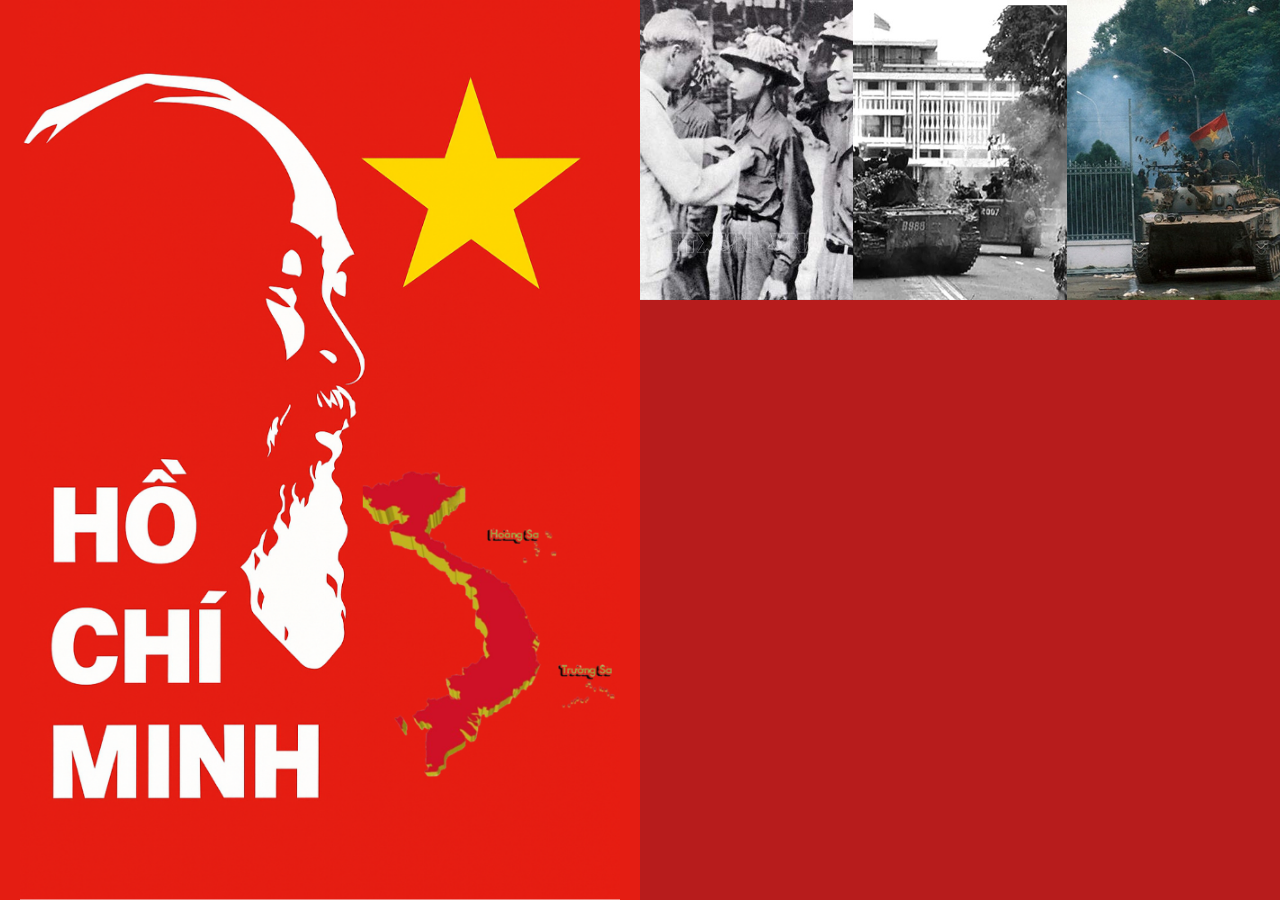
<file: index.html>
<!DOCTYPE html>
<html lang="vi">
<head>
  <meta charset="UTF-8">
  <title>Trang mở đầu - Dấu ấn 50 năm</title>
  <meta name="viewport" content="width=device-width, initial-scale=1.0">
  <link rel="stylesheet" href="css/start.css">
</head>
<body>
  <div class="container">
    <div class="left">
      <img src="images/poster.png" alt="Bác Hồ và bản đồ" id="poster-left" />
    </div>

    <div class="right">
        <div class="overlay"></div>
        
        <div class="image-grid">
          <img src="images/11.jpg" class="image" />
          <img src="images/7.jpg" class="image" />
          <img src="images/6.jpg" class="image" />
          <img src="images/10.jpg" class="image" />
          <img src="images/8.jpg" class="image" />
          <img src="images/4.jpg" class="image" />
          <img src="images/trang2/2023_5.jpg" class="image" />
          <img src="images/trang3_50/3d_2.jpg" class="image" />
          <img src="images/trang2_50/si_quan_luc_quan.webp" class="image" />
        </div>
      
        <div class="right-content">
            <h1>DẤU ẤN 50 NĂM THỐNG NHẤT ĐẤT NƯỚC</h1>
            <h1>VÀ</h1>
            <h1>
              KỶ NIỆM 135 NĂM NGÀY SINH
              <br>CHỦ TỊCH HỒ CHÍ MINH<br>
              (19/5/1890 - 19/5/2025)
            </h1>
            <a href="choose.html"><button id="exploreBtn">Khám phá nào!</button></a>
        </div>
    </div>
  </div>

  <script>
    window.onload = () => {
      const overlay = document.querySelector('.overlay');
      const rightContent = document.querySelector('.right-content');
      const images = document.querySelectorAll('.image');  // Lấy tất cả các ảnh
      const container = document.querySelector('.container');

      container.style.opacity = 1;

      // Ẩn tất cả ảnh ban đầu
      images.forEach((img) => {
        img.style.opacity = 0;
      });

      // Hiển thị ảnh lần lượt
      images.forEach((img, index) => {
        setTimeout(() => {
          img.style.opacity = 1;
          img.style.transform = 'scale(1)';
        }, index * 340); // nhanh hơn một chút để không bị quá chậm
      });

      // Sau khi tất cả ảnh đã load, làm mờ nền và hiện chữ
      setTimeout(() => {
        overlay.style.opacity = 0.4;    // Làm mờ ảnh nền
        rightContent.style.opacity = 1; // Hiện chữ
      }, images.length * 450);  // Thời gian sau khi tất cả ảnh đã load
    };
  </script>

</body>
</html>
</file>
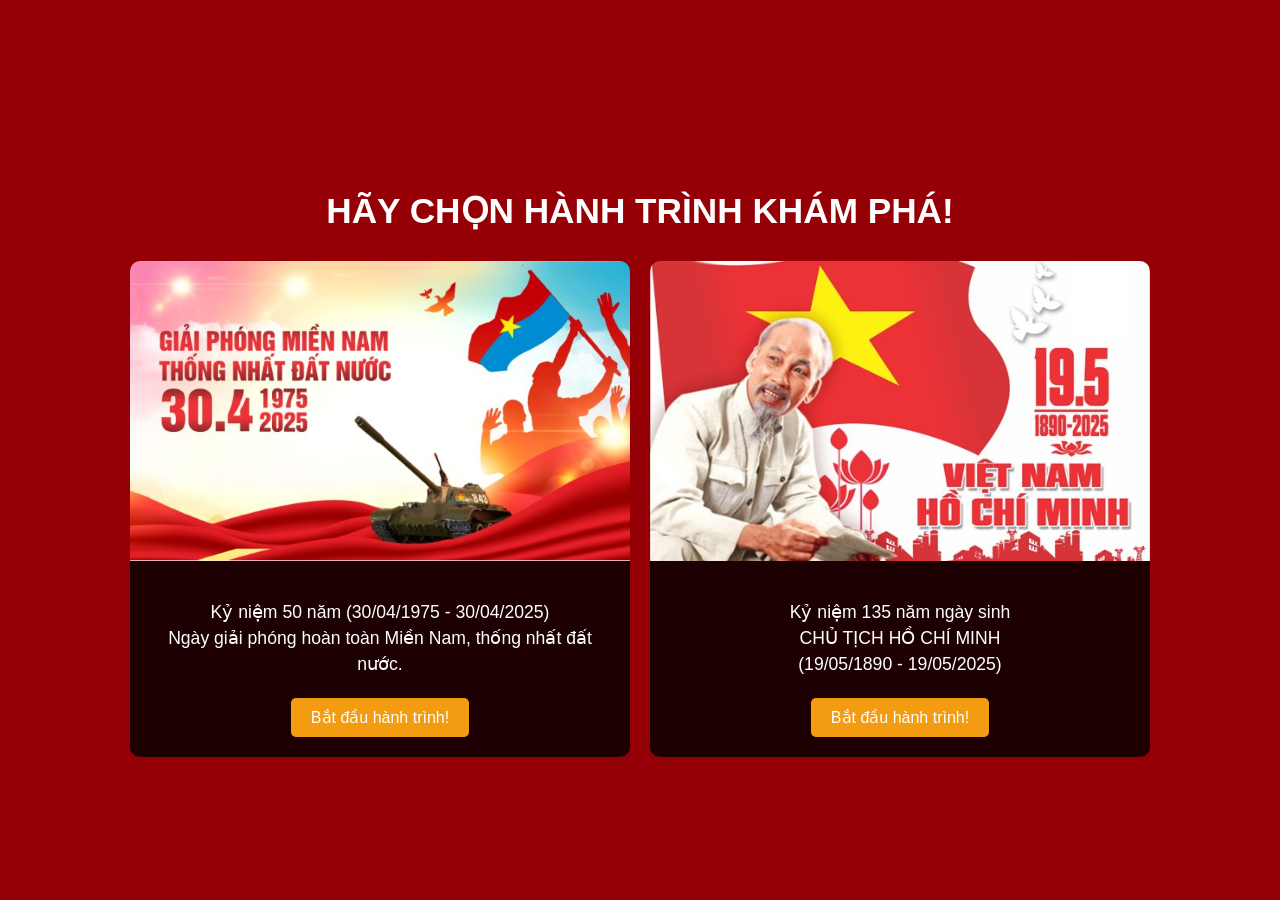
<file: choose.html>
<!DOCTYPE html>
<html lang="vi">
<head>
  <meta charset="UTF-8">
  <title>Trang chọn</title>
  <meta name="viewport" content="width=device-width, initial-scale=1.0">
  <link rel="stylesheet" href="css/choose.css">
</head>
<body>
  <div class="container">
    <div class="wrapper">
      <h4 class="heading">HÃY CHỌN HÀNH TRÌNH KHÁM PHÁ!</h4>
      <div class="wrapper-detail">
        <div class="detail">
          <img src="images/anh-30-4-dep.jpg" alt="Ảnh kỷ niệm" class="detail-image">
          <div class="info">
            <p class="title">
                Kỷ niệm 50 năm (30/04/1975 - 30/04/2025)<br>
                Ngày giải phóng hoàn toàn Miền Nam, thống nhất đất nước.
            </p>
            <a href="trang1_50.html"><button class="exploreBtn">Bắt đầu hành trình!</button></a>
          </div>
        </div>

        <div class="detail">
          <img src="images/bac-ho-va-co.jpg" alt="Ảnh kỷ niệm" class="detail-image">
          <div class="info">
            <p class="title">
              Kỷ niệm 135 năm ngày sinh<br>CHỦ TỊCH HỒ CHÍ MINH<br>(19/05/1890 - 19/05/2025)
            </p>
            <a href="trang1.html"><button class="exploreBtn">Bắt đầu hành trình!</button></a>
          </div>
        </div>
      </div>
    </div>
  </div>
</body>
</html>
</file>
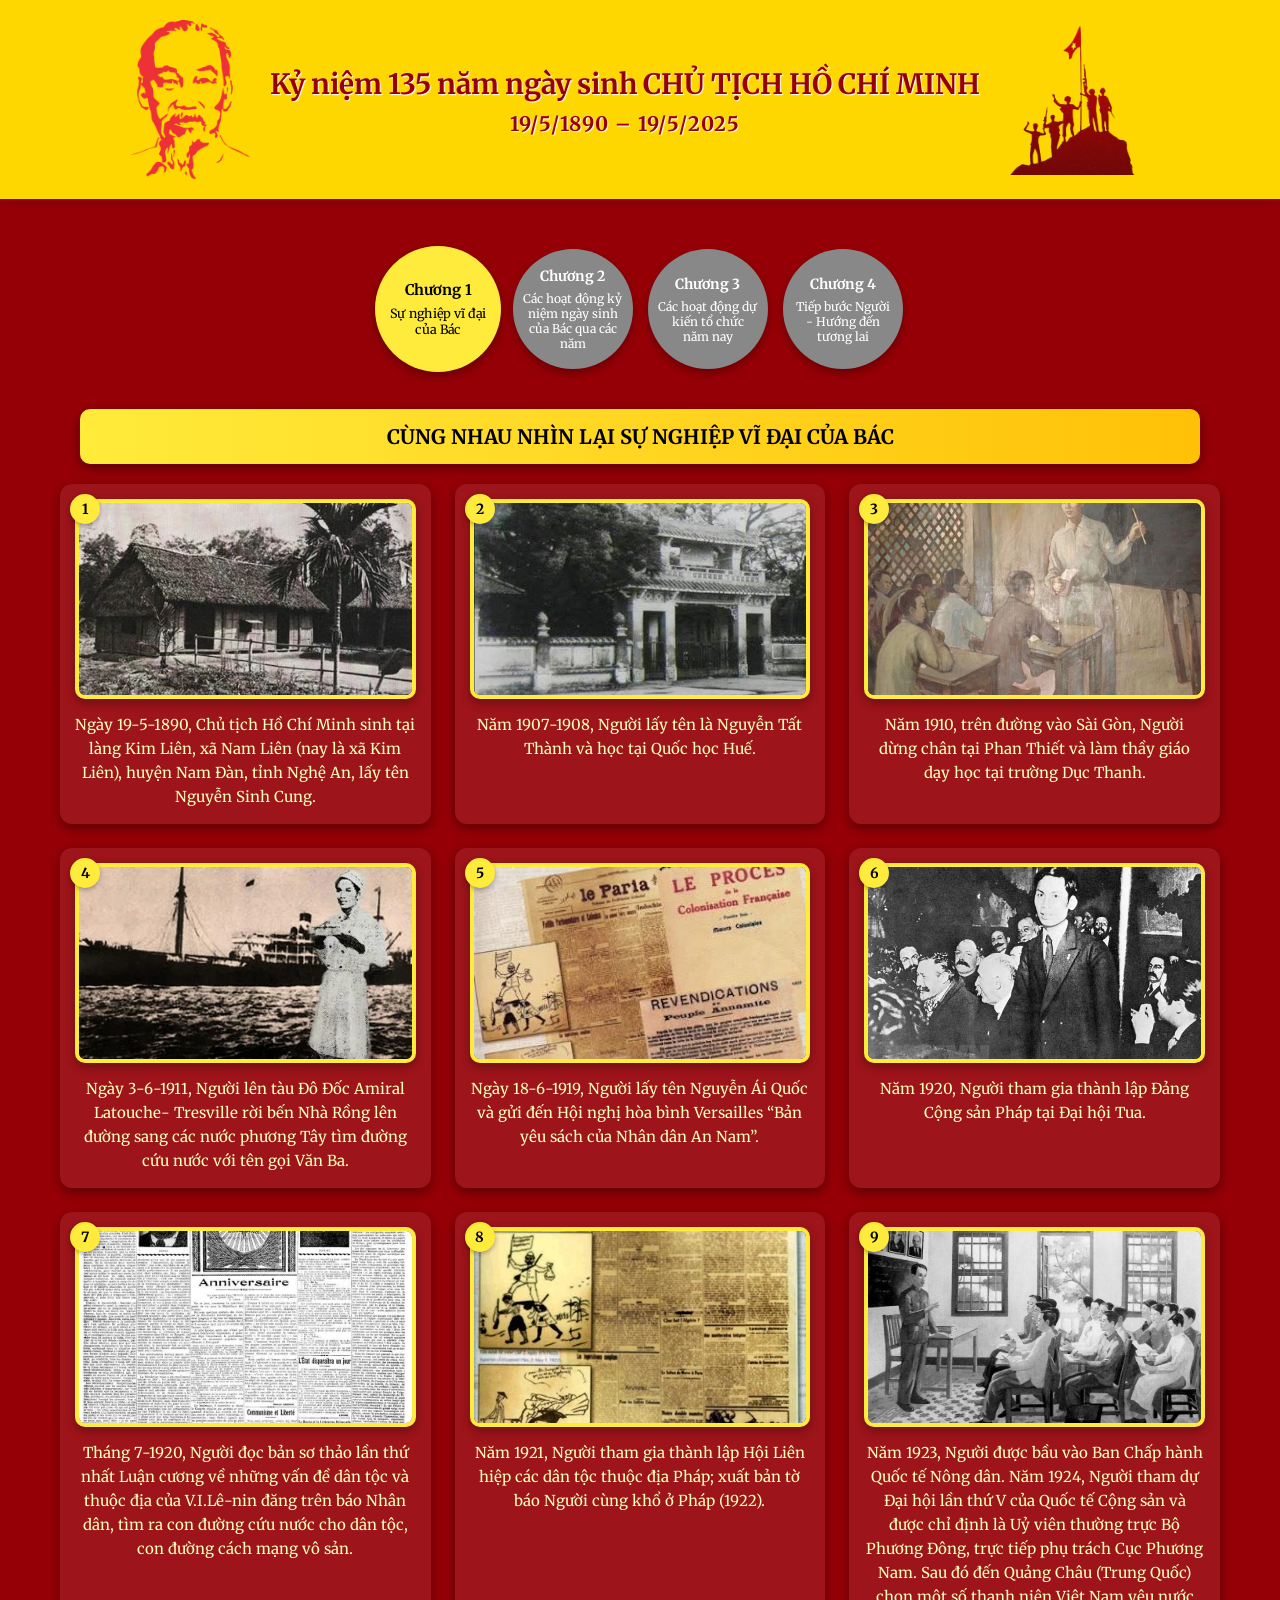
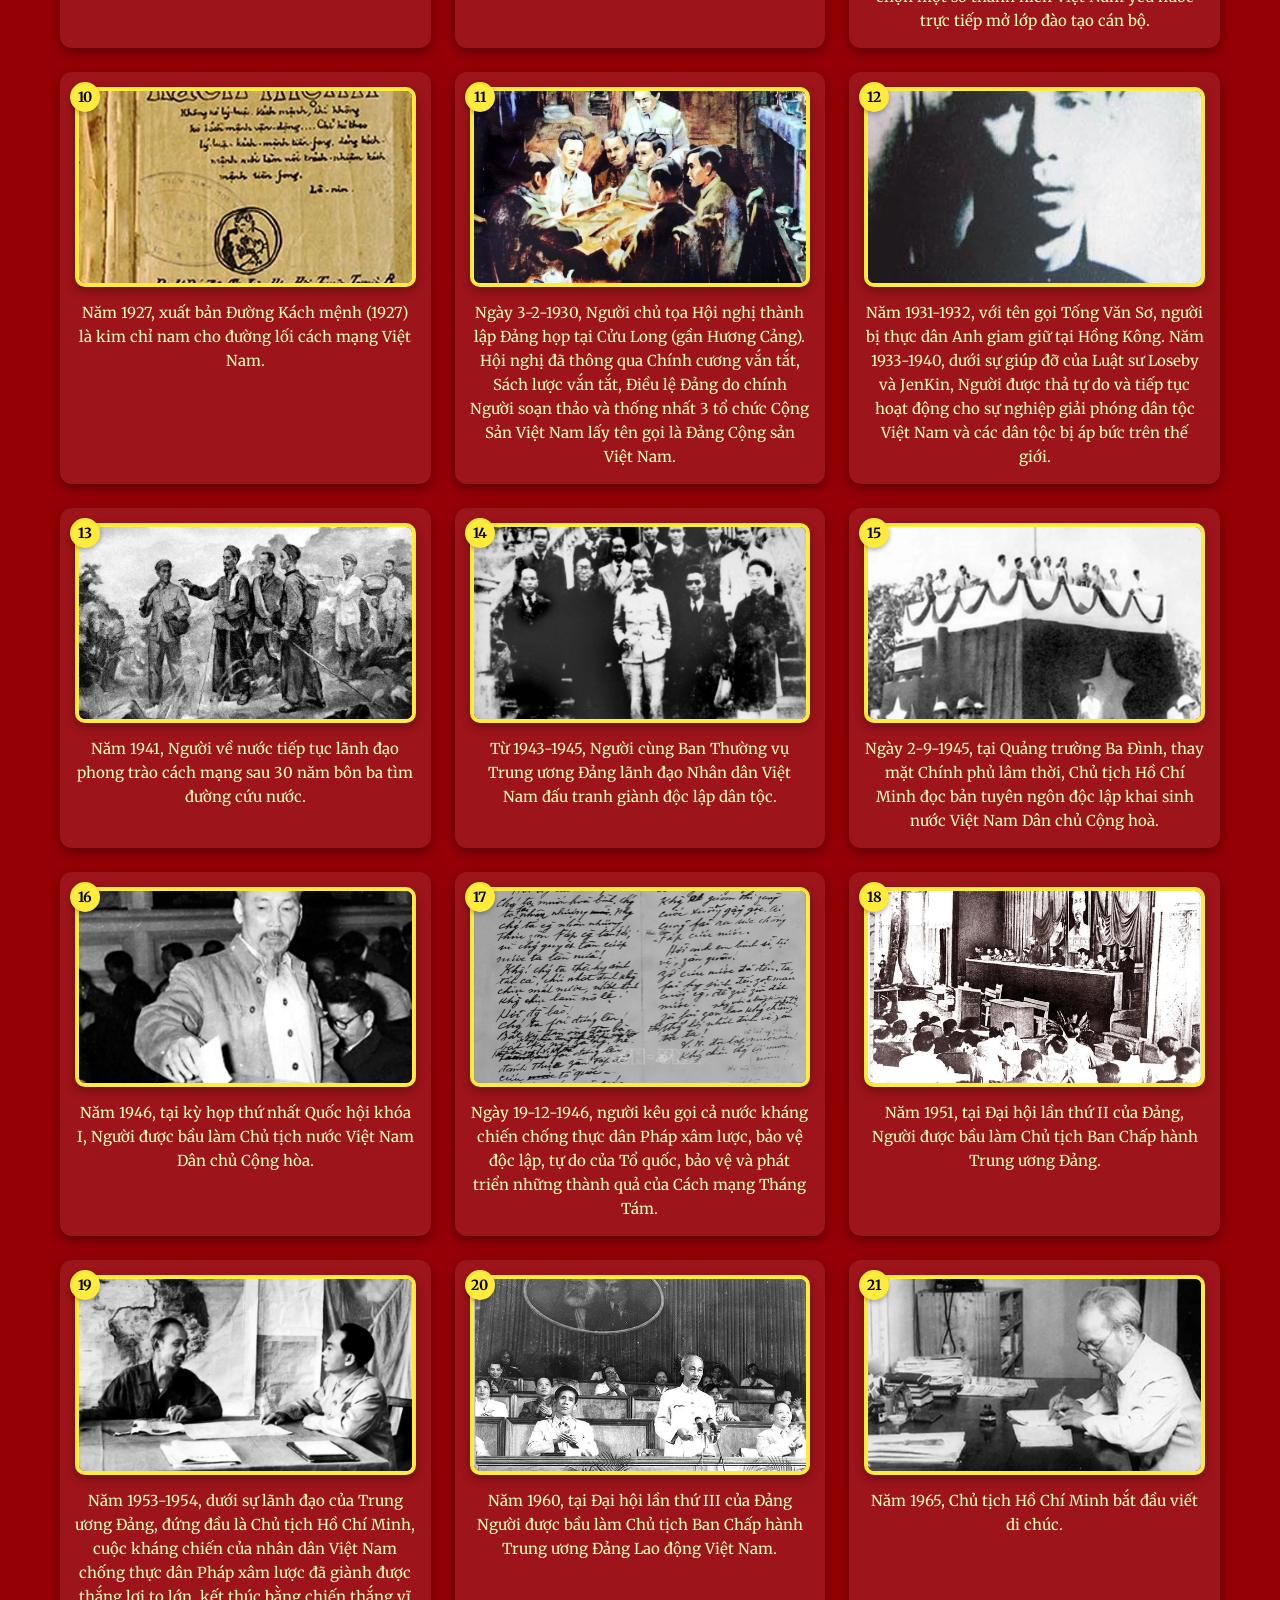
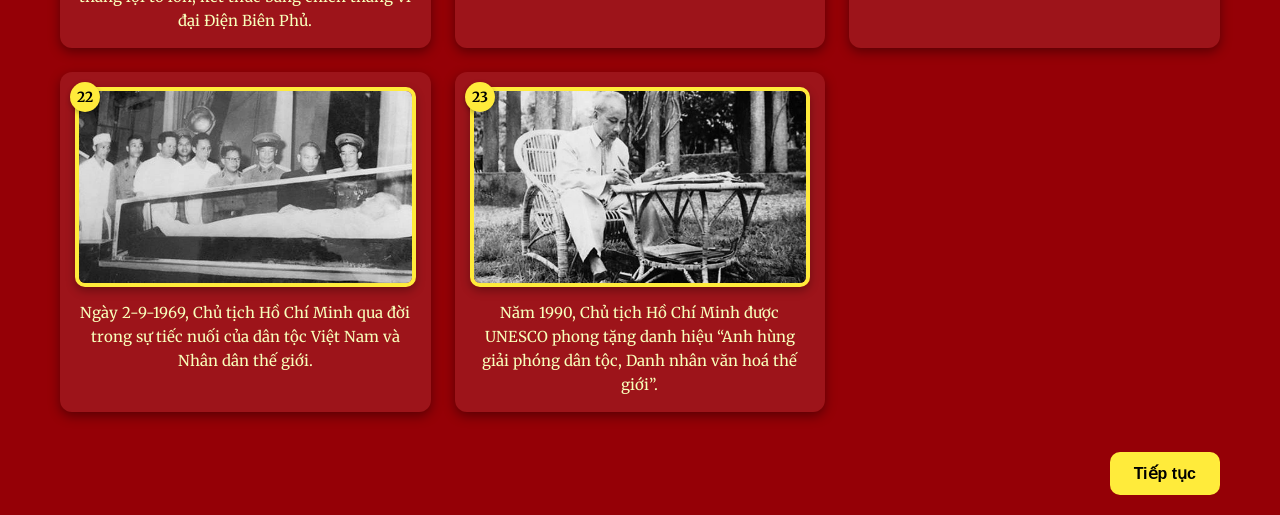
<file: trang1.html>
<!DOCTYPE html>
<html lang="vi">
<head>
  <meta charset="UTF-8">
  <meta name="viewport" content="width=device-width, initial-scale=1.0">
  <title>Trang 1</title>
  <link href="https://fonts.googleapis.com/css2?family=Roboto:wght@400;500&family=Playfair+Display:wght@700&display=swap" rel="stylesheet">
  <link rel="stylesheet" href="css/trang1.css">
</head>
<body>

  <div id="header-container"></div>

  <div class="body">

    <!-- Điều hướng chương -->
    <div class="chapter-nav">
      <div class="chapter current">Chương 1<br><span>Sự nghiệp vĩ đại của Bác</span></div>
      <div class="chapter">Chương 2<br><span>Các hoạt động kỷ niệm ngày sinh của Bác qua các năm</span></div>
      <div class="chapter">Chương 3<br><span>Các hoạt động dự kiến tổ chức năm nay</span></div>
      <div class="chapter">Chương 4<br><span>Tiếp bước Người - Hướng đến tương lai</span></div>
    </div>    

    <!-- Tiêu đề + Video -->
    <div class="intro-card">
      <div class="section-heading">
        <p>CÙNG NHAU NHÌN LẠI SỰ NGHIỆP VĨ ĐẠI CỦA BÁC</p>
     </div>
    </div>

    <!-- Thư viện hình ảnh -->
      <div class="gallery-grid">
      <figure class="tooltip-wrapper">
        <img class="anh" src="images/trang1/1.webp" alt="Chiến dịch Hồ Chí Minh">
        <figcaption>
          Ngày 19-5-1890, Chủ tịch Hồ Chí Minh sinh tại làng Kim Liên, xã Nam Liên (nay là xã Kim Liên), huyện Nam Đàn, tỉnh Nghệ An, lấy tên Nguyễn Sinh Cung.
        </figcaption>
        <span class="tooltiptext">💡 Nhấp vào để xem chi tiết</span>
      </figure>


      <figure class="tooltip-wrapper">
        <img class="anh" src="images/trang1/2.webp" alt="Hang Bồng Tân Trào">
        <figcaption>Năm 1907-1908, Người lấy tên là Nguyễn Tất Thành và học tại Quốc học Huế.</figcaption>
        <span class="tooltiptext">💡 Nhấp vào để xem chi tiết</span>
      </figure>

      <figure class="tooltip-wrapper">
        <img class="anh" src="images/trang1/3.webp" alt="Tiếp đoàn Hòa bình Pháp">
        <figcaption>Năm 1910, trên đường vào Sài Gòn, Người dừng chân tại Phan Thiết và làm thầy giáo dạy học tại trường Dục Thanh.</figcaption>
        <span class="tooltiptext">💡 Nhấp vào để xem chi tiết</span>
      </figure>

      <figure class="tooltip-wrapper">
        <img class="anh" src="images/trang1/4.webp" alt="Học sinh Trưng Vương">
        <figcaption>Ngày 3-6-1911, Người lên tàu Đô Đốc Amiral Latouche- Tresville rời bến Nhà Rồng lên đường sang các nước phương Tây tìm đường cứu nước với tên gọi Văn Ba.</figcaption>
        <span class="tooltiptext">💡 Nhấp vào để xem chi tiết</span>
      </figure>

      <figure class="tooltip-wrapper">
        <img class="anh" src="images/trang1/5.webp" alt="Tuyên ngôn độc lập">
        <figcaption>Ngày 18-6-1919, Người lấy tên Nguyễn Ái Quốc và gửi đến Hội nghị hòa bình Versailles “Bản yêu sách của Nhân dân An Nam”.</figcaption>
        <span class="tooltiptext">💡 Nhấp vào để xem chi tiết</span>
      </figure>

      <figure class="tooltip-wrapper">
        <img class="anh" src="images/trang1/6.webp" alt="Đền Hùng 1954">
        <figcaption>Năm 1920, Người tham gia thành lập Đảng Cộng sản Pháp tại Đại hội Tua.</figcaption>
        <span class="tooltiptext">💡 Nhấp vào để xem chi tiết</span>
      </figure>

      <figure class="tooltip-wrapper">
        <img class="anh" src="images/trang1/7.webp" alt="Đền Hùng 1954">
        <figcaption>Tháng 7-1920, Người đọc bản sơ thảo lần thứ nhất Luận cương về những vấn đề dân tộc và thuộc địa của V.I.Lê-nin đăng trên báo Nhân dân, tìm ra con đường cứu nước cho dân tộc, con đường cách mạng vô sản.</figcaption>
        <span class="tooltiptext">💡 Nhấp vào để xem chi tiết</span>
      </figure>

      <figure class="tooltip-wrapper">
        <img class="anh" src="images/trang1/8.webp" alt="Đền Hùng 1954">
        <figcaption>Năm 1921, Người tham gia thành lập Hội Liên hiệp các dân tộc thuộc địa Pháp; xuất bản tờ báo Người cùng khổ ở Pháp (1922).</figcaption>
        <span class="tooltiptext">💡 Nhấp vào để xem chi tiết</span>
      </figure>

      <figure class="tooltip-wrapper">
        <img class="anh" src="images/trang1/9.webp" alt="Đền Hùng 1954">
        <figcaption>Năm 1923, Người được bầu vào Ban Chấp hành Quốc tế Nông dân. Năm 1924, Người tham dự Đại hội lần thứ V của Quốc tế Cộng sản và được chỉ định là Uỷ viên thường trực Bộ Phương Đông, trực tiếp phụ trách Cục Phương Nam. Sau đó đến Quảng Châu (Trung Quốc) chọn một số thanh niên Việt Nam yêu nước trực tiếp mở lớp đào tạo cán bộ.</figcaption>
        <span class="tooltiptext">💡 Nhấp vào để xem chi tiết</span>
      </figure>


      <figure class="tooltip-wrapper">
        <img class="anh" src="images/trang1/10.webp" alt="Đền Hùng 1954">
        <figcaption>Năm 1927, xuất bản Đường Kách mệnh (1927) là kim chỉ nam cho đường lối cách mạng Việt Nam.</figcaption>
        <span class="tooltiptext">💡 Nhấp vào để xem chi tiết</span>
      </figure>

      <figure class="tooltip-wrapper">
        <img class="anh" src="images/trang1/11.webp" alt="Đền Hùng 1954">
        <figcaption>Ngày 3-2-1930, Người chủ tọa Hội nghị thành lập Đảng họp tại Cửu Long (gần Hương Cảng). Hội nghị đã thông qua Chính cương vắn tắt, Sách lược vắn tắt, Điều lệ Đảng do chính Người soạn thảo và thống nhất 3 tổ chức Cộng Sản Việt Nam lấy tên gọi là Đảng Cộng sản Việt Nam.</figcaption>
        <span class="tooltiptext">💡 Nhấp vào để xem chi tiết</span>
      </figure>

      <figure class="tooltip-wrapper">
        <img class="anh" src="images/trang1/12.webp" alt="Đền Hùng 1954">
        <figcaption>Năm 1931-1932, với tên gọi Tống Văn Sơ, người bị thực dân Anh giam giữ tại Hồng Kông. Năm 1933-1940, dưới sự giúp đỡ của Luật sư Loseby và JenKin, Người được thả tự do và tiếp tục hoạt động cho sự nghiệp giải phóng dân tộc Việt Nam và các dân tộc bị áp bức trên thế giới.</figcaption>
        <span class="tooltiptext">💡 Nhấp vào để xem chi tiết</span>
      </figure>

      <figure class="tooltip-wrapper">
        <img class="anh" src="images/trang1/13.webp" alt="Đền Hùng 1954">
        <figcaption>Năm 1941, Người về nước tiếp tục lãnh đạo phong trào cách mạng sau 30 năm bôn ba tìm đường cứu nước.</figcaption>
        <span class="tooltiptext">💡 Nhấp vào để xem chi tiết</span>
      </figure>

      <figure class="tooltip-wrapper">
        <img class="anh" src="images/trang1/14.webp" alt="Đền Hùng 1954">
        <figcaption>Từ 1943-1945, Người cùng Ban Thường vụ Trung ương Đảng lãnh đạo Nhân dân Việt Nam đấu tranh giành độc lập dân tộc.</figcaption>
        <span class="tooltiptext">💡 Nhấp vào để xem chi tiết</span>
      </figure>

      
      <figure class="tooltip-wrapper">
        <img class="anh" src="images/trang1/15.webp" alt="Đền Hùng 1954">
        <figcaption>Ngày 2-9-1945, tại Quảng trường Ba Đình, thay mặt Chính phủ lâm thời, Chủ tịch Hồ Chí Minh đọc bản tuyên ngôn độc lập khai sinh nước Việt Nam Dân chủ Cộng hoà.</figcaption>
        <span class="tooltiptext">💡 Nhấp vào để xem chi tiết</span>
      </figure>

      <figure class="tooltip-wrapper">
        <img class="anh" src="images/trang1/16.webp" alt="Đền Hùng 1954">
        <figcaption>Năm 1946, tại kỳ họp thứ nhất Quốc hội khóa I, Người được bầu làm Chủ tịch nước Việt Nam Dân chủ Cộng hòa.</figcaption>
        <span class="tooltiptext">💡 Nhấp vào để xem chi tiết</span>
      </figure>

      <figure class="tooltip-wrapper">
        <img class="anh" src="images/trang1/17.webp" alt="Đền Hùng 1954">
        <figcaption>Ngày 19-12-1946, người kêu gọi cả nước kháng chiến chống thực dân Pháp xâm lược, bảo vệ độc lập, tự do của Tổ quốc, bảo vệ và phát triển những thành quả của Cách mạng Tháng Tám.</figcaption>
        <span class="tooltiptext">💡 Nhấp vào để xem chi tiết</span>
      </figure>

      <figure class="tooltip-wrapper">
        <img class="anh" src="images/trang1/18.webp" alt="Đền Hùng 1954">
        <figcaption>Năm 1951, tại Đại hội lần thứ II của Đảng, Người được bầu làm Chủ tịch Ban Chấp hành Trung ương Đảng.</figcaption>
        <span class="tooltiptext">💡 Nhấp vào để xem chi tiết</span>
      </figure>

      <figure class="tooltip-wrapper">
        <img class="anh" src="images/trang1/19.webp" alt="Đền Hùng 1954">
        <figcaption>Năm 1953-1954, dưới sự lãnh đạo của Trung ương Đảng, đứng đầu là Chủ tịch Hồ Chí Minh, cuộc kháng chiến của nhân dân Việt Nam chống thực dân Pháp xâm lược đã giành được thắng lợi to lớn, kết thúc bằng chiến thắng vĩ đại Điện Biên Phủ.</figcaption>
        <span class="tooltiptext">💡 Nhấp vào để xem chi tiết</span>
      </figure>

      <figure class="tooltip-wrapper">
        <img class="anh" src="images/trang1/20.webp" alt="Đền Hùng 1954">
        <figcaption>Năm 1960, tại Đại hội lần thứ III của Đảng Người được bầu làm Chủ tịch Ban Chấp hành Trung ương Đảng Lao động Việt Nam.</figcaption>
        <span class="tooltiptext">💡 Nhấp vào để xem chi tiết</span>
      </figure>

      <figure class="tooltip-wrapper">
        <img class="anh" src="images/trang1/21.webp" alt="Đền Hùng 1954">
        <figcaption>Năm 1965, Chủ tịch Hồ Chí Minh bắt đầu viết di chúc.</figcaption>
        <span class="tooltiptext">💡 Nhấp vào để xem chi tiết</span>
      </figure>

      <figure class="tooltip-wrapper">
        <img class="anh" src="images/trang1/22.webp" alt="Đền Hùng 1954">
        <figcaption>Ngày 2-9-1969, Chủ tịch Hồ Chí Minh qua đời trong sự tiếc nuối của dân tộc Việt Nam và Nhân dân thế giới.</figcaption>
        <span class="tooltiptext">💡 Nhấp vào để xem chi tiết</span>
      </figure>

      <figure class="tooltip-wrapper">
        <img class="anh" src="images/trang1/23.webp" alt="Đền Hùng 1954">
        <figcaption>Năm 1990, Chủ tịch Hồ Chí Minh được UNESCO phong tặng danh hiệu “Anh hùng giải phóng dân tộc, Danh nhân văn hoá thế giới”.</figcaption>
        <span class="tooltiptext">💡 Nhấp vào để xem chi tiết</span>
      </figure>

    </div>
    

    <div class="btn-container right-align">
      <a href="trang2.html"><button class="exploreBtn">Tiếp tục</button></a>
    </div>

  </div>

  
  <div id="myModal" class="modal">
    <span class="closeBtn" onclick="closeModal()">&times;</span>
    <span class="modal-nav modal-prev" onclick="navigate(-1)">&#8592;</span>
    <span class="modal-nav modal-next" onclick="navigate(1)">&#8594;</span>
    <img class="modal-content" id="modalImg">
    <div id="modalCaption"></div>
  </div>


  <script>
    fetch('components/header_1.html')
      .then(response => response.text())
      .then(data => {
        document.getElementById('header-container').innerHTML = data;
      });
  </script>

<script>
  const figures = document.querySelectorAll(".gallery-grid figure");
const modal = document.getElementById("myModal");
const modalImg = document.getElementById("modalImg");
const caption = document.getElementById("modalCaption");
const prevBtn = document.querySelector(".modal-prev");
const nextBtn = document.querySelector(".modal-next");
let currentIndex = 0;

figures.forEach((figure, index) => {
  figure.addEventListener("click", () => {
    currentIndex = index;
    openModal(figure);
  });
});

function openModal(figure) {
  const img = figure.querySelector("img");
  modal.style.display = "block";
  modalImg.src = img.src;
  caption.innerHTML = figure.querySelector("figcaption")?.innerHTML || "";
  updateNavigationButtons();
}

function closeModal() {
  modal.style.display = "none";
}

function navigate(direction) {
  currentIndex += direction;
  if (currentIndex < 0) currentIndex = figures.length - 1;
  if (currentIndex >= figures.length) currentIndex = 0;
  openModal(figures[currentIndex]);
}

function updateNavigationButtons() {
  // Reset buttons to default state
  prevBtn.classList.remove("disabled");
  nextBtn.classList.remove("disabled");

  // Disable the prev button on the first image
  if (currentIndex === 0) {
    prevBtn.classList.add("disabled");
  }

  // Disable the next button on the last image
  if (currentIndex === figures.length - 1) {
    nextBtn.classList.add("disabled");
  }
}

window.addEventListener("click", (e) => {
  if (e.target === modal) closeModal();
});

</script>

</body>
</html>
</file>
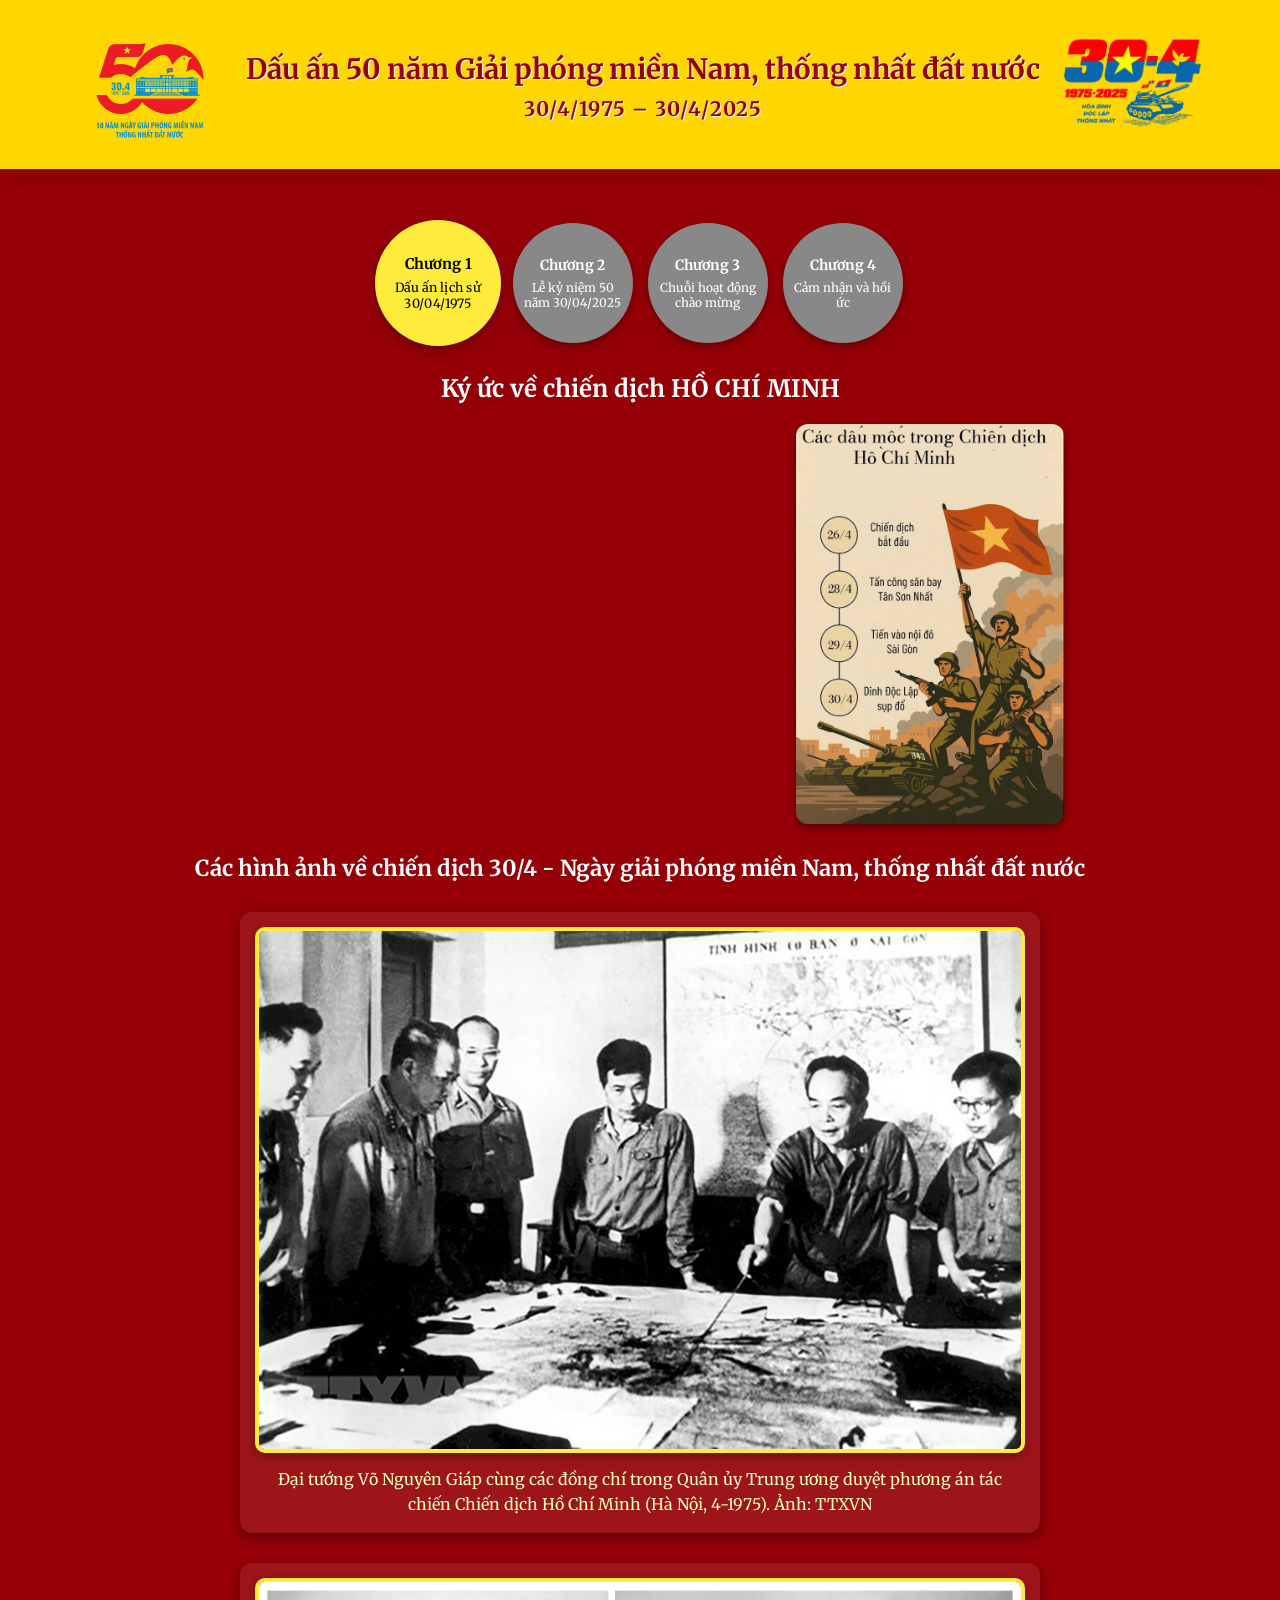
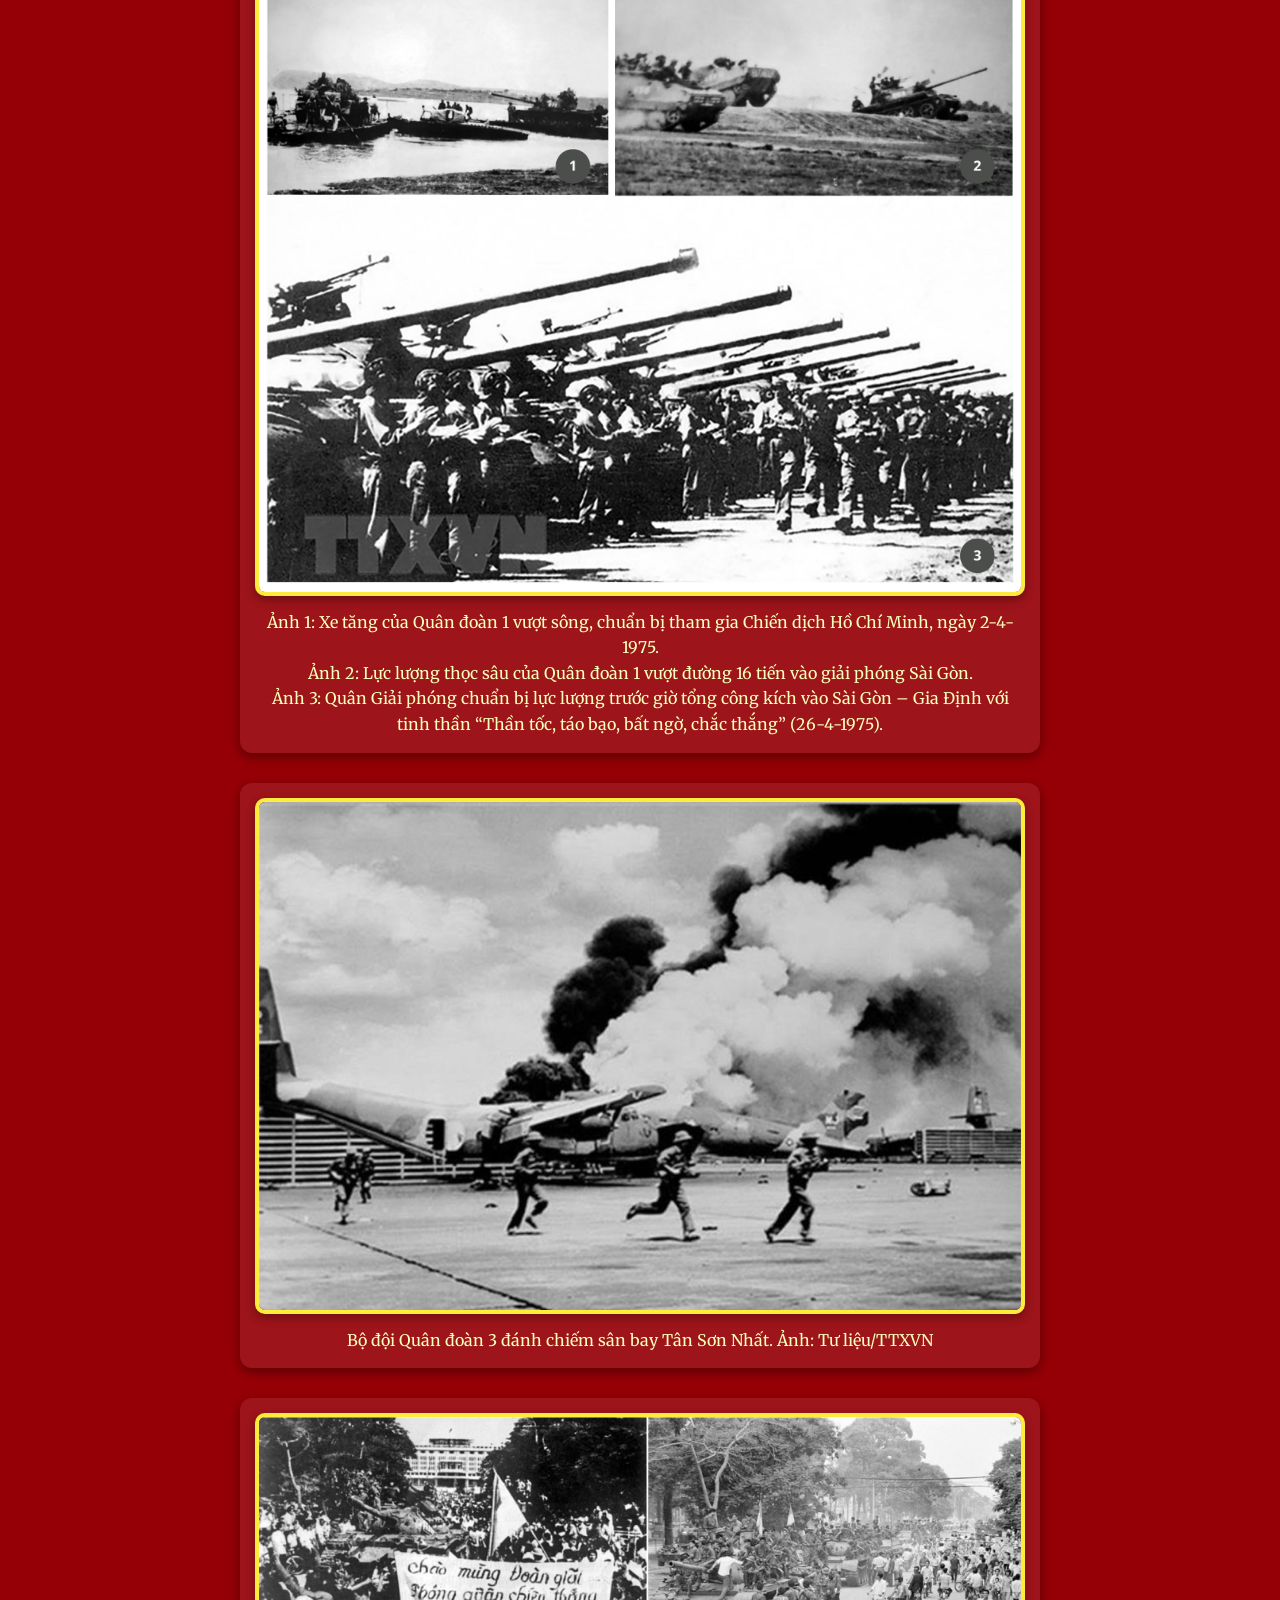
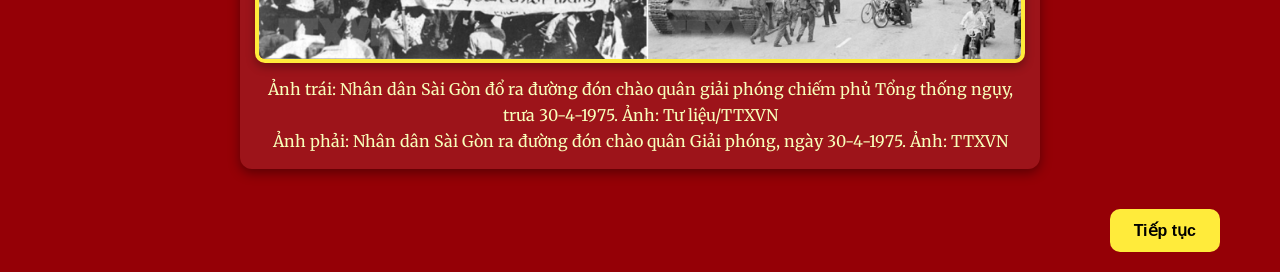
<file: trang1_50.html>
<!DOCTYPE html>
<html lang="vi">
<head>
  <meta charset="UTF-8">
  <meta name="viewport" content="width=device-width, initial-scale=1.0">
  <title>Trang 1_50</title>
  <link href="https://fonts.googleapis.com/css2?family=Roboto:wght@400;500&family=Playfair+Display:wght@700&display=swap" rel="stylesheet">
  <link href="https://fonts.googleapis.com/css2?family=Roboto:wght@400;500&family=Playfair+Display:wght@700&display=swap" rel="stylesheet">
  <link rel="stylesheet" href="css/trang1_50.css">
</head>
<body>

  <div id="header-container"></div>

  <div class="body">

    <div class="chapter-nav">
      <div class="chapter current">Chương 1<br><span>Dấu ấn lịch sử 30/04/1975</span></div>
      <div class="chapter">Chương 2<br><span>Lễ kỷ niệm 50 năm 30/04/2025</span></div>
      <div class="chapter">Chương 3<br><span>Chuỗi hoạt động chào mừng</span></div>
      <div class="chapter">Chương 4<br><span>Cảm nhận và hồi ức</span></div>
    </div>    
  
    <p class="text">Ký ức về chiến dịch HỒ CHÍ MINH</p>

    <div class="video">
      <iframe width="560" height="400" src="https://www.youtube.com/embed/YigIBVzv0Vw?si=byI3asnFsBfkskyP" title="YouTube video player" frameborder="0" allow="accelerometer; autoplay; clipboard-write; encrypted-media; gyroscope; picture-in-picture; web-share" referrerpolicy="strict-origin-when-cross-origin" allowfullscreen></iframe>
      <img class="media" src="images/trangChu/menu.jpg" alt="Ảnh minh họa">
    </div>

    <p class="section-title">Các hình ảnh về chiến dịch 30/4 - Ngày giải phóng miền Nam, thống nhất đất nước</p>

    <div class="gallery">
      <figure>
        <img class="anh" src="images/trangChu/chien_dich_ho_chi_minh_lich_2-1.jpg" alt="Chiến dịch Hồ Chí Minh">
        <figcaption>Đại tướng Võ Nguyên Giáp cùng các đồng chí trong Quân ủy Trung ương duyệt phương án tác chiến Chiến dịch Hồ Chí Minh (Hà Nội, 4-1975). Ảnh: TTXVN</figcaption>
      </figure>

      <figure>
        <img class="anh" src="images/trangChu/chiendichhochiminh1.jpg" alt="Chiến dịch Hồ Chí Minh 2">
        <figcaption>
          Ảnh 1: Xe tăng của Quân đoàn 1 vượt sông, chuẩn bị tham gia Chiến dịch Hồ Chí Minh, ngày 2-4-1975.<br>
          Ảnh 2: Lực lượng thọc sâu của Quân đoàn 1 vượt đường 16 tiến vào giải phóng Sài Gòn.<br>
          Ảnh 3: Quân Giải phóng chuẩn bị lực lượng trước giờ tổng công kích vào Sài Gòn – Gia Định với tinh thần “Thần tốc, táo bạo, bất ngờ, chắc thắng” (26-4-1975).
        </figcaption>
      </figure>

      <figure>
        <img class="anh" src="images/trangChu/khoi-10.jpg" alt="Tân Sơn Nhất">
        <figcaption>Bộ đội Quân đoàn 3 đánh chiếm sân bay Tân Sơn Nhất. Ảnh: Tư liệu/TTXVN</figcaption>
      </figure>

      <figure>
        <img class="anh" src="images/trangChu/khoi4.jpg" alt="Nhân dân Sài Gòn 30-4">
        <figcaption>
          Ảnh trái: Nhân dân Sài Gòn đổ ra đường đón chào quân giải phóng chiếm phủ Tổng thống ngụy, trưa 30-4-1975. Ảnh: Tư liệu/TTXVN<br>
          Ảnh phải: Nhân dân Sài Gòn ra đường đón chào quân Giải phóng, ngày 30-4-1975. Ảnh: TTXVN
        </figcaption>
      </figure>
    </div>

    <div class="btn-container right-align">
      <a href="trang2_50.html"><button class="exploreBtn">Tiếp tục</button></a>
    </div>    
  </div>

  <script>
    fetch('components/header_50.html')
      .then(response => response.text())
      .then(data => {
        document.getElementById('header-container').innerHTML = data;
      });
  </script>

</body>
</html>
</file>
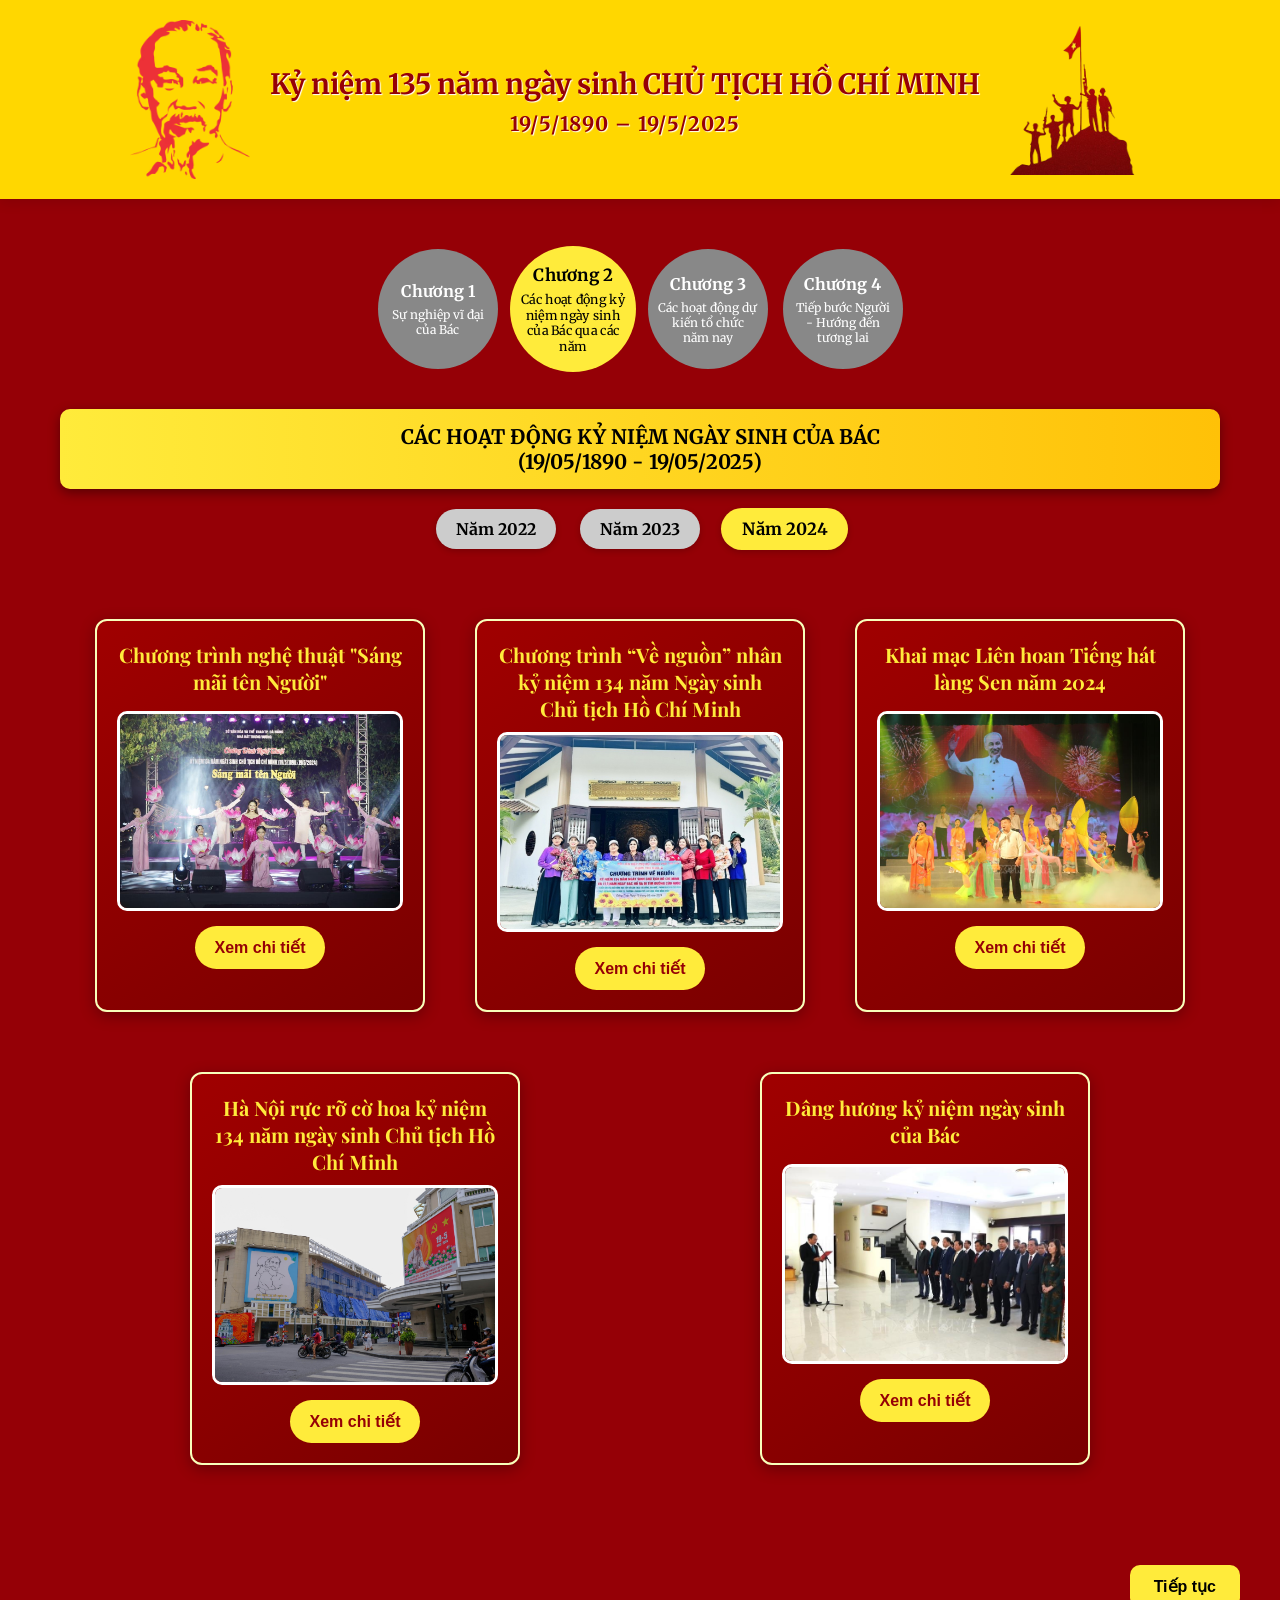
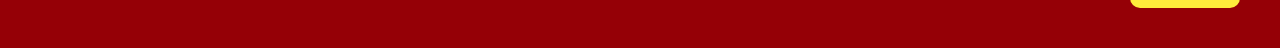
<file: trang2.html>
<!DOCTYPE html>
<html lang="vi">
<head>
  <meta charset="UTF-8" />
  <meta name="viewport" content="width=device-width, initial-scale=1.0"/>
  <title>Chương 2 - Kỷ niệm sinh nhật Bác</title>
  <link href="https://fonts.googleapis.com/css2?family=Roboto:wght@400;500&family=Playfair+Display:wght@700&display=swap" rel="stylesheet"/>
  <link rel="stylesheet" href="css/trang2.css"/>
</head>
<body>

  <div id="header-container"></div>

  <main class="container">
    <div class="chapter-nav">
      <div class="chapter">Chương 1<br><span>Sự nghiệp vĩ đại của Bác</span></div>
      <div class="chapter current">Chương 2<br><span>Các hoạt động kỷ niệm ngày sinh của Bác qua các năm</span></div>
      <div class="chapter">Chương 3<br><span>Các hoạt động dự kiến tổ chức năm nay</span></div>
      <div class="chapter">Chương 4<br><span>Tiếp bước Người - Hướng đến tương lai</span></div>
    </div>  

    <h2 class="section-heading">
      CÁC HOẠT ĐỘNG KỶ NIỆM NGÀY SINH CỦA BÁC<br>(19/05/1890 - 19/05/2025)
    </h2>

    <div class="year-selector">
      <label><input type="radio" name="year" value="2022"/><span>Năm 2022</span></label>
      <label><input type="radio" name="year" value="2023"/><span>Năm 2023</span></label>
      <label><input type="radio" name="year" value="2024"/><span>Năm 2024</span></label>
    </div>

    <section id="content-2022" class="year-content">
      <div class="wrapper">
        <div class="card">
          <h4 class="card-title">Lễ hội làng Sen</h4>
          <img src="images/trang2/2022_1.webp" alt="Lễ hội làng Sen"/>
          <button class="btn" onclick="openModal('modalLangSen')">Xem chi tiết</button>
        </div>
        
        <!-- Thẻ card 2 -->
        <div class="card">
          <h4 class="card-title">Hành trình theo chân Bác</h4>
          <img src="images/trang2/2022_2.webp" alt="Hành trình theo chân Bác"/>
          <button class="btn" onclick="openModal('modalTheoChanBac')">Xem chi tiết</button>
        </div>
  
         <!-- Thẻ card 3 -->
         <div class="card">
          <h4 class="card-title">Đứng lên và Cất tiếng </h4>
          <img src="images/trang2/2022_3.webp" alt="Đứng lên và Cất tiếng "/>
          <button class="btn" onclick="openModal('modalDungLen')">Xem chi tiết</button>
        </div>
  
         <!-- Thẻ card 4 -->
         <div class="card">
          <h4 class="card-title">Bác Hồ một tình yêu bao la</h4>
          <img src="images/trang2/2022_4.webp" alt="Bác Hồ một tình yêu bao la"/>
          <button class="btn" onclick="openModal('modalTinhYeuBaoLa')">Xem chi tiết</button>
        </div>

        <!-- Thẻ card 5 -->
        <div class="card">
          <h4 class="card-title">Hồ Chí Minh đẹp nhất tên Người</h4>
          <img src="images/trang2/2022_5.jpg" alt="Hồ Chí Minh đẹp nhất tên Người"/>
          <button class="btn" onclick="openModal('modalDepNhatTenNguoi')">Xem chi tiết</button>
        </div>

        <!-- Thẻ card 6 -->
        <div class="card">
          <h4 class="card-title">Những tấm gương bình dị mà cao quý</h4>
          <img src="images/trang2/2022_6.jpg" alt="Những tấm gương bình dị mà cao quý"/>
          <button class="btn" onclick="openModal('modalTamGuong')">Xem chi tiết</button>
        </div>


      </div>

      
    </section>

    <section id="content-2023" class="year-content">
      <div class="wrapper">
        <div class="card">
          <h4 class="card-title">Đoàn đại biểu thanh niên tiên tiến làm theo lời Bác vào Lăng viếng Chủ tịch Hồ Chí Minh</h4>
          <img src="images/trang2/2023_1.webp" alt="Đoàn đại biểu thanh niên tiên tiến làm theo lời Bác vào Lăng viếng Chủ tịch Hồ Chí Minh"/>
          <button class="btn" onclick="openModal('modalDoanDaiBieu')">Xem chi tiết</button>
        </div>

        <div class="card">
          <h4 class="card-title">Tết trồng cây đời đời nhớ ơn Bác Hồ</h4>
          <img src="images/trang2/2023_4.jpg" alt="Trồng cây"/>
          <button class="btn" onclick="openModal('modalTrongCay')">Xem chi tiết</button>
        </div>

        <div class="card">
          <h4 class="card-title">Chương trình nghệ thuật với chủ đề " Vang mãi bài ca Hồ Chí Minh"</h4>
          <img src="images/trang2/2023_5.jpg" alt="Trồng cây"/>
          <button class="btn" onclick="openModal('modalVangMai')">Xem chi tiết</button>
        </div>
      </div>
     

    </section>

    <section id="content-2024" class="year-content">
      <div class="wrapper">
        <div class="card">
          <h4 class="card-title">Chương trình nghệ thuật "Sáng mãi tên Người"</h4>
          <img src="images/trang2/2023_8.jpg" alt="Đoàn đại biểu thanh niên tiên tiến làm theo lời Bác vào Lăng viếng Chủ tịch Hồ Chí Minh"/>
          <button class="btn" onclick="openModal('modalNgheThuat')">Xem chi tiết</button>
        </div>

        <div class="card">
          <h4 class="card-title">Chương trình “Về nguồn” nhân kỷ niệm 134 năm Ngày sinh Chủ tịch Hồ Chí Minh</h4>
          <img src="images/trang2/2023_10.jpg" alt="Đoàn đại biểu thanh niên tiên tiến làm theo lời Bác vào Lăng viếng Chủ tịch Hồ Chí Minh"/>
          <button class="btn" onclick="openModal('modalVeNguon')">Xem chi tiết</button>
        </div>

        <div class="card">
          <h4 class="card-title">Khai mạc Liên hoan Tiếng hát làng Sen năm 2024</h4>
          <img src="images/trang2/2024_3.jpg" alt="Đoàn đại biểu thanh niên tiên tiến làm theo lời Bác vào Lăng viếng Chủ tịch Hồ Chí Minh"/>
          <button class="btn" onclick="openModal('modalKhaiMac')">Xem chi tiết</button>
        </div>

        <div class="card">
          <h4 class="card-title">Hà Nội rực rỡ cờ hoa kỷ niệm 134 năm ngày sinh Chủ tịch Hồ Chí Minh</h4>
          <img src="images/trang2/2024_4.jpg" alt="Đoàn đại biểu thanh niên tiên tiến làm theo lời Bác vào Lăng viếng Chủ tịch Hồ Chí Minh"/>
          <button class="btn" onclick="openModal('modalHaNoi134')">Xem chi tiết</button>
        </div>

        <div class="card">
          <h4 class="card-title">Dâng hương kỷ niệm ngày sinh của Bác</h4>
          <img src="images/trang2/2024_7.jpg" alt="Đoàn đại biểu thanh niên tiên tiến làm theo lời Bác vào Lăng viếng Chủ tịch Hồ Chí Minh"/>
          <button class="btn" onclick="openModal('modalDangHuong')">Xem chi tiết</button>
        </div>
      </div>
    </section>
  </main>

  <!-- Modal -->
  <div id="modalLangSen" class="modal">
    <div class="modal-overlay" onclick="closeModal()"></div>
    <div class="modal-box">
      <span class="close-btn" onclick="closeModal()">&times;</span>
      <h2 class="modal-title">Lễ hội làng Sen</h2>
      <img src="images/trang2/2022_1.webp" alt="Lễ hội làng Sen" class="modal-image"/>
      <div class="modal-text">
        <p>Nhân dịp kỷ niệm 132 năm Ngày sinh Chủ tịch Hồ Chí Minh, Bộ Văn hóa, Thể thao và Du lịch phối hợp với UBND tỉnh Nghệ An đã tổ chức khai mạc Lễ hội làng Sen 2022 – Liên hoạn Tuồng và Dân ca kịch toàn quốc vào tối 17/5.</p>
        <p>Đây cũng là dịp để toàn Đảng, toàn dân, toàn quân ta nhận thức cụ thể hơn trách nhiệm của mình trong việc phát huy truyền thống yêu nước, đạo lý uống nước nhớ nguồn, củng cố và xây dựng khối đại đoàn kết toàn dân tộc, vì sự nghiệp dân giàu, nước mạnh, xã hội công bằng, dân chủ, văn minh.</p>
        <p>Lễ hội Làng Sen năm 2022 diễn ra từ ngày 14-28/5 với nhiều hoạt động đặc sắc, phong phú tiêu biểu như: chương trình nghệ thuật "Người Mẹ Làng Sen", triển lãm ảnh nghệ thuật "Đời Sen", liên hoan Tuồng và Dân ca kịch toàn quốc năm 2022, trình diễn Áo dài Sen do Sở Văn hóa và Thể thao TP. Hồ Chí Minh thực hiện.</p>
      </div>
    </div>
  </div>

  <div id="modalTheoChanBac" class="modal">
    <div class="modal-overlay" onclick="closeModal()"></div>
    <div class="modal-box">
      <span class="close-btn" onclick="closeModal()">&times;</span>
      <h2 class="modal-title">Hành trình theo chân Bác</h2>
      <img src="images/trang2/2022_2.webp" alt="Hành trình theo chân Bác" class="modal-image"/>
      <div class="modal-text">
        <p>Ngày 18/5, Sở Thông tin và Truyền thông TP. Hồ Chí Minh đã phối hợp với các đơn vị tổ chức Khai mạc triển lãm ảnh chuyên đề kỷ niệm 132 năm Ngày sinh Chủ tịch Hồ Chí Minh và 111 năm ngày Bác Hồ ra đi tìm đường cứu nước (5/6/1911-5/6/2022) với chủ đề "Hành trình theo chân Bác".</p>
        <p>Phần 1 của triển lãm với chủ đề "Tìm thấy con đường cứu nước và giải phóng dân tộc" với 2 nội dung: Quyết chí ra đi tìm đường cứu nước và Tìm thấy con đường giải phóng dân tộc. </p>
        <p>Phần 2 của triển lãm có chủ đề "Xây dựng các nhân tố bảo đảm cho thắng lợi của sự nghiệp giải phóng dân tộc", bao gồm các nội dung: Xây dựng khối đại đoàn kết dân tộc, sáng lập và rèn luyện Đảng Cộng sản Việt Nam; Xây dựng lực lượng vũ trang nhân dân, lãnh đạo toàn dân Tổng khởi nghĩa Tháng Tám, sáng lập Nhà nước Việt Nam Dân chủ Cộng hòa.</p>
        <p>Khu trưng bày chuyên đề "Hành trình theo chân Bác", người dân có thể tham quan, thưởng lãm các tác phẩm, tư liệu, hình ảnh khắc họa cuộc đời, sự nghiệp cách mạng của Người; về hành trình 30 năm đi tìm đường cứu nước của Chủ tịch Hồ Chí Minh. Chương trình còn có các hoạt động giao lưu, tọa đàm giới thiệu các tác phẩm về Bác, bản đồ Hành trình theo chân Bác và các hoạt động khác được tổ chức tại Đường sách TP. Hồ Chí Minh.</p>
      </div>
    </div>
  </div>

  <div id="modalDungLen" class="modal">
    <div class="modal-overlay" onclick="closeModal()"></div>
    <div class="modal-box">
      <span class="close-btn" onclick="closeModal()">&times;</span>
      <h2 class="modal-title">Đứng lên và Cất tiếng </h2>
      <img src="images/trang2/2022_3.webp" alt="Đứng lên và Cất tiếng " class="modal-image"/>
      <div class="modal-text">
        <p>Tại di tích Nhà tù Hỏa Lò (Hà Nội) tổ chức trưng bày "Đứng lên và Cất tiếng" là hoạt động hướng tới kỷ niệm 132 năm Ngày sinh của Chủ tịch Hồ Chí Minh và 97 năm ngày Báo chí cách mạng Việt Nam (21/6/1925 - 21/6/2022).</p>
        <p>Trưng bày góp phần tôn vinh chặng đường hoạt động sôi nổi của một nhà báo vì nước - nhà báo Hồ Chí Minh; tôn vinh những đóng góp của báo chí cách mạng Việt Nam trong hai cuộc kháng chiến chống thực dân Pháp và đế quốc Mỹ.</p>
        <p>Với 2 nội dung: "Tiếng nói dân tộc" và "Vì nước dấn thân, vì dân cất tiếng," trưng bày cũng là lời tri ân dành cho những nhà báo - chiến sĩ đã hy sinh xương máu, cống hiến quên mình cho sự nghiệp vẻ vang của nền báo chí cách mạng Việt Nam. Trong số đó, phần thứ nhất điểm lại một số dấu ấn lịch sử trên chặng đường 97 năm hình thành và phát triển của báo chí cách mạng Việt Nam kể từ khi Chủ tịch Hồ Chí Minh đặt nền móng đầu tiên.</p>
        <p>Trưng bày "Đứng lên và cất tiếng" kéo dài đến hết ngày 31/12/2022 tại Di tích lịch sử Nhà tù Hỏa Lò.</p>
      </div>
    </div>
  </div>

  <div id="modalTinhYeuBaoLa" class="modal">
    <div class="modal-overlay" onclick="closeModal()"></div>
    <div class="modal-box">
      <span class="close-btn" onclick="closeModal()">&times;</span>
      <h2 class="modal-title">Bác Hồ một tình yêu bao la</h2>
      <img src="images/trang2/2022_4.webp" alt="Bác Hồ một tình yêu bao la" class="modal-image"/>
      <div class="modal-text">
        <p>Tối 18/5, chương trình nghệ thuật "Bác Hồ một tình yêu bao la" do Báo Văn hóa hợp các cơ quan liên quan tổ chức nhân kỷ niệm 132 năm Ngày sinh Chủ tịch Hồ Chí Minh (19/5/1890 - 19/5/2022), được tường thuật trực tiếp trên Đài phát thanh truyền hình Hà Nội.</p>
        <p>Với 2 phần "Nhớ mãi ơn Người", "Hồ Chí Minh đẹp nhất tên Người" được dàn dựng công phu, tâm huyết, chương trình đã đem đến khán giả những ca khúc quen thuộc ca ngợi Bác, thể hiện tình yêu quê hương, đất nước, tình cảm của người dân mọi vùng miền đối với Bác.</p>
        <p>Các ca khúc được thể hiện có thể kể đến như, "Từ làng Sen", "Dấu chân phía trước", "Lời Bác dặn trước lúc đi xa", "Lời ca dâng Bác", "Dâng Người tiếng hát mùa xuân", "Đêm Trường Sơn nhớ Bác", "Bác cùng chúng cháu hành quân", "Bác Hồ sống mãi với Tây Nguyên", "Thăm bến Nhà Rồng", "Miền Nam nhớ mãi ơn Người", "Làng Chăm ơn Bác", "Tiếng hát giữa rừng Pác Bó"…</p>
      </div>
    </div>
  </div>

  <div id="modalDepNhatTenNguoi" class="modal">
    <div class="modal-overlay" onclick="closeModal()"></div>
    <div class="modal-box">
      <span class="close-btn" onclick="closeModal()">&times;</span>
      <h2 class="modal-title">Hồ Chí Minh đẹp nhất tên Người</h2>
      <img src="images/trang2/2022_5.jpg" alt="Hồ Chí Minh đẹp nhất tên Người" class="modal-image"/>
      <div class="modal-text">
        <p>Kỷ niệm 132 năm Ngày sinh Chủ tịch Hồ Chí Minh, UBND tỉnh Tuyên Quang đã tổ chức chương trình nghệ thuật đặc biệt với chủ đề "Hồ Chí Minh đẹp nhất tên Người".</p>
        <p>Chương trình nghệ thuật "Hồ Chí Minh đẹp nhất tên Người" nhằm thể hiện sự tri ân sâu sắc của cán bộ, chiến sĩ và nhân dân các dân tộc tỉnh Tuyên Quang đối với công lao trời biển và tình cảm đặc biệt của Bác dành cho chiến khu cách mạng. </p>
        <p>Đây cũng là dịp khơi dậy niềm tự hào, tạo động lực mạnh mẽ để cán bộ, đảng viên và nhân dân các dân tộc trong tỉnh tiếp tục học tập và làm theo tư tưởng, đạo đức, phong cách Hồ Chí Minh, phấn đấu xây dựng tỉnh Tuyên Quang - Thủ đô Khu giải phóng, Thủ đô Kháng chiến sớm trở thành tỉnh phát triển khá, toàn diện và bền vững trong khu vực miền núi phía Bắc, để nhân dân có cuộc sống ngày càng ấm no, hạnh phúc như Bác hằng mong ước.</p>
        <p>Chương trình nghệ thuật gồm 3 phân đoạn: "Tổ quốc", "Đất thiêng", "Tuyên Quang làm theo lời Bác", với sự tham gia của trên 100 nghệ sĩ, ca sĩ, diễn viên múa, nhạc công. Các khán giả đã được thưởng thức những tiết mục văn nghệ đặc sắc, khắc họa chân dung Chủ tịch Hồ Chí Minh với chiều dài lịch sử của đất nước kể từ khi Bác ra đi tìm đường cứu nước, về đến Tân Trào lãnh đạo Cách mạng tháng Tám năm 1945 và trở lại Tân Trào năm 1947; sự đổi mới và phát triển của Tuyên Quang hôm nay.</p>
      </div>
    </div>
  </div>

  <div id="modalTamGuong" class="modal">
    <div class="modal-overlay" onclick="closeModal()"></div>
    <div class="modal-box">
      <span class="close-btn" onclick="closeModal()">&times;</span>
      <h2 class="modal-title">Những tấm gương bình dị mà cao quý</h2>
      <img src="images/trang2/2022_6.jpg" alt="Những tấm gương bình dị mà cao quý" class="modal-image"/>
      <div class="modal-text">
        <p>Hướng tới kỷ niệm 132 năm Ngày sinh Chủ tịch Hồ Chí Minh (19/5/1890 - 19/5/2022), kỷ niệm 111 năm Ngày Chủ tịch Hồ Chí Minh ra đi tìm đường cứu nước (5/6/1911 - 05/6/2022) và thực hiện đẩy mạnh học tập và làm theo tư tưởng, đạo đức, phong cách Hồ Chí Minh, Bảo tàng Hồ Chí Minh phối hợp với Bảo tàng Tuổi trẻ Việt Nam tổ chức trưng bày triển lãm chuyên đề "Những tấm gương bình dị mà cao quý" và "Tuổi trẻ - Mùa xuân đất nước".</p>
        <p>Nội dung các triển lãm cũng góp phần lan tỏa rộng rãi những tấm gương tiêu biểu, qua đó tuyên truyền cảm hứng, khơi dậy tiềm năng, sức sáng tạo cho toàn dân, đặc biệt là của thế hệ trẻ trong công cuộc xây dựng và bảo vệ tổ quốc hiện nay, tạo sự chuyển biến mạnh mẽ trong ý thức tu dưỡng, rèn luyện trong tư tưởng về đạo đức, phong cách Hồ Chí Minh.</p>
        <p>Triển lãm "Những tấm gương bình dị mà cao quý" giới thiệu đến công chúng 132 tấm gương tiêu biểu, điển hình tiên tiến là 43 tập thể và 89 cá nhân đã được Ban Tuyên giáo các Tỉnh ủy, Thành ủy, Đảng ủy Khối các cơ quan Trung ương, Đảng ủy Khối Doanh nghiệp Trung ương, Tổng cục Chính trị (Bộ Quốc phòng), Cục Công tác Đảng và công tác chính trị (Bộ Công an) lựa chọn từ hơn 300 tấm gương học tập và làm theo tư tưởng, đạo đức, phong cách Hồ Chí Minh trong năm 2021 - 2022. Mỗi hình ảnh và bài viết là một câu chuyện cảm động về các tập thể và những con người bình dị đã vượt lên hoàn cảnh, số phận, dám nghĩ, dám làm, không ngừng cố gắng, hết lòng vì lợi ích của cộng đồng, vì sự nghiệp xây dựng và bảo vệ Tổ quốc.</p>
      </div>
    </div>
  </div>

  <div id="modalDoanDaiBieu" class="modal">
    <div class="modal-overlay" onclick="closeModal()"></div>
    <div class="modal-box">
      <span class="close-btn" onclick="closeModal()">&times;</span>
      <h2 class="modal-title">Đoàn đại biểu thanh niên tiên tiến làm theo lời Bác vào Lăng viếng Chủ tịch Hồ Chí Minh</h2>
      <p>Kỷ niệm 133 năm Ngày sinh Chủ tịch Hồ Chí Minh (19/5/1890-19/5/2023), sáng 25/5, trong khuôn khổ Liên hoan Thanh niên tiên tiến làm theo lời Bác Khối các cơ quan Trung ương năm 2023, Đoàn đại biểu Thanh niên tiên tiến làm theo lời Bác của Khối đã đặt vòng hoa, vào Lăng viếng Chủ tịch Hồ Chí Minh.</p>
      <img style="margin-top: 10px;" src="images/trang2/2023_1.webp" alt="Những tấm gương bình dị mà cao quý" class="modal-image"/>
      <div class="text">
        <p class="chiTiet">Vòng hoa của Đoàn mang dòng chữ “Đời đời nhớ ơn Chủ tịch Hồ Chí Minh vĩ đại”.</p>
      </div>
      <img style="margin-top: 10px;" src="images/trang2/2023_2.webp" alt="Những tấm gương bình dị mà cao quý" class="modal-image"/>
      <div class="text">
        <p class="chiTiet">Các đại biểu Liên hoan Thanh niên tiên tiến làm theo lời Bác Khối các cơ quan Trung ương năm 2023 nghiêm trang nghe lại lời dạy của Bác.</p>
      </div>
      <img style="margin-top: 10px;" src="images/trang2/2023_3.webp" alt="Những tấm gương bình dị mà cao quý" class="modal-image"/>
      <div class="text">
        <p class="chiTiet">Đoàn đại biểu Liên hoan Thanh niên tiên tiến làm theo lời Bác Khối các cơ quan Trung ương năm 2023.</p>
      </div>
    </div>
  </div>
  
  <div id="modalTrongCay" class="modal">
    <div class="modal-overlay" onclick="closeModal()"></div>
    <div class="modal-box">
      <span class="close-btn" onclick="closeModal()">&times;</span>
      <h2 class="modal-title">LỄ PHÁT ĐỘNG “TẾT TRỒNG CÂY ĐỜI ĐỜI NHỚ ƠN BÁC HỒ” NHÂN DỊP KỶ NIỆM 133 NĂM NGÀY SINH NHẬT BÁC 19/5/1890- 19/5/2023</h2>
      <img style="margin-top: 10px;" src="images/trang2/2023_4.jpg" alt="Những tấm gương bình dị mà cao quý" class="modal-image"/>
      <div class="modal-text">
        <p>Nhân kỷ niệm 133 năm Ngày sinh Chủ tịch Hồ chí Minh, (19/5/1890-19/5/2023), ngày 19/5/2023, tại xã Ea Hu, UBND huyện Cư Kuin đã tổ chức Lễ phát động “Tết trồng cây đời đời nhớ ơn Bác Hồ” năm 2023.</p>
        <p>Phát biểu tại Lễ phát động, đồng chí Lê Phú Hanh, Phó Chủ tịch UBND huyện nhấn mạnh, thực hiện lời dạy chủa chủ tịch hồ chí minh. Những năm qua UBND huyện luôn xác định việc trồng cây xanh là việc làm quan trọng gắn liền với quá trình phát triển toàn diện của huyện, trồng cây gây rừng không chỉ cho hôm nay mà cho cả mai sau… vì vậy, đề nghị các cấp ủy, chính quyền địa phương trong huyện cần thực hiện đồng bộ, hiệu quả công tác trồng cây xanh và bảo vệ rừng. Bình quân mỗi năm toàn huyện trồng mới gần 50.000 cây xanh phân tán, 45 ha rừng trồng các loại, nâng tổng diện tích đất rừng hiện có 1.553,8 ha, với độ che phủ rừng của huyện năm 2022 đạt 4,7%.</p>
        <img style="margin-top: 10px;" src="images/trang2/2023_6.jpg" alt="Những tấm gương bình dị mà cao quý" class="modal-image"/>
        <div class="text">
          <p class="chiTiet">Ông Lê Phú Hanh, Phó Chủ tịch UBND huyện phát biểu tại Lễ phát động.</p>
        </div>
        <p> Sau lễ phát động, các đại biểu cùng đoàn viên, thanh niên, hội viên nông dân và người dân trên địa bàn xã đã tổ chức trồng 400 cây sao đen, dầu, bằng lăng tại sân bóng đá thôn 1 và dọc tuyến đường chính từ trụ sở Đảng ủy – HĐND – UBND xã Ea Hu đến chợ An Bình. </p>
      </div>
      
    </div>
  </div>

  <div id="modalVangMai" class="modal">
    <div class="modal-overlay" onclick="closeModal()"></div>
    <div class="modal-box">
      <span class="close-btn" onclick="closeModal()">&times;</span>
      <h2 class="modal-title">Chương trình nghệ thuật với chủ đề " Vang mãi bài ca Hồ Chí Minh"</h2>
      <img style="margin-top: 10px;" src="images/trang2/2023_5.jpg" alt="Những tấm gương bình dị mà cao quý" class="modal-image"/>
      <div style="margin-top: 10px;" class="modal-text">
        <p>Tối 5/6/2023, Ban Tổ chức kỷ niệm các ngày Lễ lớn Thành phố Hồ Chí Minh tổ chức chương trình nghệ thuật với chủ đề " Vang mãi bài ca Hồ Chí Minh" kỷ niệm 133 năm Ngày sinh Chủ tịch Hồ Chí Minh và 112 năm Ngày Bác Hồ ra đi tìm đường cứu nước, tại Đường đi bộ Nguyễn Huệ (Quận1).</p>
        <p> Đến dự có đồng chí Nguyễn Văn Nên, Ủy viên Bộ Chính trị, Bí thư Thành ủy; đồng chí Phan Nguyễn Như Khuê, Ủy viên Ban Thường vụ Thành ủy, Trưởng ban Tuyên giáo Thành ủy; đồng chí Nguyễn Phước Lộc, Ủy viên Ban Thường vụ Thành ủy, Trưởng Ban Tổ chức Thành ủy; đồng chí Dương Anh Đức, Thành ủy viên, Phó Chủ tịch Ủy ban nhân dân Thành phố; đồng chí Trần Thế Thuận, Thành ủy viên, Giám đốc Sở Văn hóa và Thể thao; đồng chí Phạm Minh Tuấn – Phó Chủ tịch Ủy ban Mặt trận Tổ quốc Việt Nam Thành phố Hồ Chí Minh…cùng các đại diện lãnh đạo các sở, ban, ngành, đoàn thể, chức sắc tôn giáo, nhân sĩ trí thức, đại biểu dân tộc, nhân dân thành phố đến tham dự.</p>
        <p>Chương trình nghệ thuật gồm 3 phần: Bài ca chân lý; Dâng người ngàn hoa chiến công; Thành phố Hồ Chí Minh – Văn minh, hiện đại và nghĩa tình. Đã tái hiện hành trình bôn ba của Bác Hồ ở nước ngoài, cho đến khi trở về nước chiến đấu, đọc Bản Tuyên ngôn Độc lập, khai sinh ra nước Việt Nam Dân chủ Cộng hòa.</p>
      </div>
    </div>
  </div>

  <div id="modalNgheThuat" class="modal">
    <div class="modal-overlay" onclick="closeModal()"></div>
    <div class="modal-box">
      <span class="close-btn" onclick="closeModal()">&times;</span>
      <h2 class="modal-title">Chương trình nghệ thuật "Sáng mãi tên Người"</h2>
      <img style="margin-top: 10px;" src="images/trang2/2023_8.jpg" alt="Những tấm gương bình dị mà cao quý" class="modal-image"/>
      <div class="modal-text">
        <p>Hòa trong không khí cả nước hướng về Ngày sinh nhật Bác, tại Đà Nẵng, các đơn vị, địa phương cũng đã tổ chức nhiều chương trình, hoạt động đặc sắc dâng lên Người, điển hình như chương trình nghệ thuật "Sáng mãi tên Người" do Nhà hát Trưng Vương Đà Nẵng tổ chức tại Công viên APEC tối 18-5 thu hút đông đảo người dân và khán giả yêu âm nhạc đến xem. Xuyên suốt chương trình là 12 tiết mục nghệ thuật được biên đạo, dàn dựng công phu, mang tính nghệ thuật cao; là những ca khúc nổi tiếng sống mãi trong lòng công chúng yêu âm nhạc nghệ thuật qua nhiều thế hệ như: "Hồ Chí Minh đẹp nhất tên người - Trần Kiết Tường"; "Lời Bác dặn trước lúc đi xa" (Trần Hoàn), "Bác Hồ một tình yêu bao la'' (Thuận Yến)…, do tập thể nghệ sĩ, diễn viên của Nhà hát Trưng Vương biểu diễn đã để lại nhiều cảm xúc sâu lắng trong lòng khán giả. Chương trình thể hiện tình cảm sâu sắc và lòng biết ơn thành kính nhất đối với Bác Hồ kính yêu - vị lãnh tụ thiên tài của dân tộc, danh nhân văn hóa thế giới, người thầy vĩ đại của cách mạng, Người đã dành cả cuộc đời để đấu tranh cho độc lập, tự do của Tổ quốc và niềm hạnh phúc của nhân dân Việt Nam.</p>
      </div>
      <img style="margin-top: 10px;" src="images/trang2/2023_9.jpg" alt="Những tấm gương bình dị mà cao quý" class="modal-image"/>
      <div class="text">
        <p class="chiTiet">Thành đoàn Đà Nẵng tuyên dương Chi đoàn tiên tiến làm theo lời Bác năm 2024.</p>
      </div>
      <div style="margin-top: 10px;" class="modal-text">
        <p>Dịp này, Thành đoàn Đà Nẵng cũng đã tổ chức Lễ tuyên dương 24 Chi đoàn tiên tiến, 19 thanh niên tiên tiến làm theo lời Bác năm 2024. Đây là những tập thể, cá nhân điển hình trong học tập và làm theo tư tưởng, đạo đức, phong cách Hồ Chí Minh; những cán bộ Đoàn, Hội, Đội tài năng, nhiệt huyết; những gương thanh niên vượt khó trong lập nghiệp, những thanh niên lực lượng vũ trang dũng cảm chiến đấu, hoàn thành xuất sắc nhiệm vụ; những tấm gương tiêu biểu trong hoạt động tình nguyện, tham gia xây dựng nông thôn mới... Trong đợt này, Tuổi trẻ Công an TP Đà Nẵng vinh dự có 2 Chi đoàn và 2 thanh niên tiêu biểu được tuyên dương…</p>
      </div>
    </div>
  </div>

  <div id="modalVeNguon" class="modal">
    <div class="modal-overlay" onclick="closeModal()"></div>
    <div class="modal-box">
      <span class="close-btn" onclick="closeModal()">&times;</span>
      <h2 class="modal-title">Chương trình “Về nguồn” nhân kỷ niệm 134 năm Ngày sinh Chủ tịch Hồ Chí Minh</h2>
      <img style="margin-top: 10px;" src="images/trang2/2023_10.jpg" alt="Những tấm gương bình dị mà cao quý" class="modal-image"/>
      <div class="modal-text">
        <p>Hội Liên hiệp phụ nữ thành phố Thủ Đức (TP.HCM) đã tổ chức chuyến đi “Về nguồn”, thăm mộ cụ Nguyễn Sinh Sắc (thân phụ Chủ tịch Hồ Chí Minh) tại tỉnh Đồng Tháp.</p>
        <p>Nhân dịp này, Hội Liên hiệp phụ nữ thành phố Thủ Đức đã tuyên dương 20 hội viên phụ nữ điển hình tiêu biểu học tập và làm theo tư tưởng, đạo đức, phong cách Hồ Chí Minh; đồng thời trao tặng 50 phần quà, tổng trị giá 15 triệu đồng cho những gia đình hội viên có hoàn cảnh khó khăn ở thành phố Cao Lãnh, Đồng Tháp.</p>
      </div>
    </div>
  </div>

  <div id="modalKhaiMac" class="modal">
    <div class="modal-overlay" onclick="closeModal()"></div>
    <div class="modal-box">
      <span class="close-btn" onclick="closeModal()">&times;</span>
      <h2 class="modal-title">Khai mạc Liên hoan Tiếng hát làng Sen năm 2024</h2>
      <img style="margin-top: 10px;" src="images/trang2/2024_3.jpg" alt="Những tấm gương bình dị mà cao quý" class="modal-image"/>
      <div class="modal-text"> 
        <p>Chiều 16/5, tại Trung tâm Nghệ thuật truyền thống tỉnh Nghệ An đã diễn ra lễ Khai mạc Liên hoan Tiếng hát làng Sen năm 2024. Đây là chương trình nghệ thuật do Sở Văn hóa và Thể thao tỉnh Nghệ An tổ chức nhằm Kỷ niệm 134 năm Ngày sinh Chủ tịch Hồ Chí Minh (19/5/1890 – 19/5/2024).</p>
        <p>Liên hoan Tiếng hát làng Sen cấp tỉnh gồm 20 chương trình đặc sắc nhất với sự tham gia biểu diễn của 600 nghệ nhân, diễn viên ưu tú nhất trong phong trào nghệ thuật quần chúng của tỉnh Nghệ An tham gia biểu diễn. Các diễn viên đã dày công luyện tập, đầu tư cẩn thận và kỹ lưỡng, hứa hẹn mang đến nhiều tiết mục ca múa nhạc chất lượng cao.</p>
        <p>Liên hoan Tiếng hát Làng Sen là hoạt động nằm trong chuỗi hoạt động của Lễ Hội Làng Sen 2024. Lễ hội còn có chương trình Quảng diễn đường phố với chủ đề “Quê hương mùa sen nở” diễn ra trên tuyến phố đi bộ thành phố Vinh với các màn trình diễn văn hóa, di sản văn hóa nghệ thuật đầy màu sắc; triển lãm ảnh “Nghệ An làm theo lời Bác” và “Hồ Chí Minh – Người là niềm tin tất thắng” tại Quảng trường Hồ Chí Minh….</p>
      </div>
    </div>
  </div>

  <div id="modalHaNoi134" class="modal">
    <div class="modal-overlay" onclick="closeModal()"></div>
    <div class="modal-box">
      <span class="close-btn" onclick="closeModal()">&times;</span>
      <h2 class="modal-title">Hà Nội rực rỡ cờ hoa kỷ niệm 134 năm ngày sinh Chủ tịch Hồ Chí Minh</h2>
      <img style="margin-top: 10px;" src="images/trang2/2024_4.jpg" alt="Những tấm gương bình dị mà cao quý" class="modal-image"/>
      <div class="text">
        <p class="chiTiet">Phố phường khu trung tâm Hà Nội được trang hoàng băng rôn, áp phích, cờ đỏ sao vàng kỷ niệm 134 năm ngày sinh Chủ tịch Hồ Chí Minh (19/5/1890-19/5/2024)</p>
      </div>
      <img style="margin-top: 30px;" src="images/trang2/2024_5.jpg" alt="Những tấm gương bình dị mà cao quý" class="modal-image"/>
      <div class="text">
        <p class="chiTiet">Không khí chào mừng 134 năm ngày sinh Chủ tịch Hồ Chí Minh xuất hiện khắp các đường phố thủ đô.</p>
      </div>
      <img style="margin-top: 30px;" src="images/trang2/2024_6.jpg" alt="Những tấm gương bình dị mà cao quý" class="modal-image"/>
      <div class="text">
        <p class="chiTiet">Con ngõ nhỏ trên phố Nguyễn Tri Phương tràn ngập cờ đỏ sao vàng.</p>
      </div>
    </div>
  </div>

  <div id="modalDangHuong" class="modal">
    <div class="modal-overlay" onclick="closeModal()"></div>
    <div class="modal-box">
      <span class="close-btn" onclick="closeModal()">&times;</span>
      <h2 class="modal-title">Dâng hương kỷ niệm ngày sinh của Bác</h2>
      <div class="modal-text"> 
        <p>Ngày 17/5, tại trụ sở Đại sứ quán Việt Nam ở Vương quốc Campuchia, Đảng bộ tại Campuchia trang trọng tổ chức lễ dâng hương kỷ niệm 134 năm ngày sinh Chủ tịch Hồ Chí Minh.</p>
        <img style="margin-top: 10px;" src="images/trang2/2024_7.jpg" alt="Những tấm gương bình dị mà cao quý" class="modal-image"/>
        <div class="text">
          <p class="chiTiet">Đại sứ quán Việt Nam ở Campuchia tổ chức lễ dâng hương kỷ niệm 134 năm ngày sinh Chủ tịch Hồ Chí Minh.</p>
        </div>
        <p>Chiều 16/5, tại Khu lưu niệm Chủ tịch Hồ Chí Minh ở làng Xiengvang, huyện Nongbok, tỉnh Khammouane, Trung Lào đã diễn ra lễ dâng hương kỷ niệm 134 năm ngày sinh Chủ tịch Hồ Chí Minh (19/5/1890-19/5/2024) để tưởng nhớ công đức của Người đối với nhân dân và dân tộc hai nước Việt Nam – Lào.</p>
        <img style="margin-top: 10px;" src="images/trang2/2024_8.jpg" alt="Những tấm gương bình dị mà cao quý" class="modal-image"/>
        <div class="text">
            <p class="chiTiet">Anh hùng Cộng hòa Cuba Fernando González Llort - Chủ tịch ICAP, Phó Chánh án Tòa án Nhân dân tối cao Việt Nam Nguyễn Văn Tiến đang thăm chính thức Cuba, ông Lê Quang Long - Đại sứ Việt Nam cùng đông đảo người dân và học sinh địa phương tại lễ kỷ niệm 134 năm ngày sinh của Chủ tịch Hồ Chí Minh.</p>
        </div>
      </div>
    </div>
  </div>

  <div class="btn-container right-align">
    <a href="trang3.html"><button class="exploreBtn">Tiếp tục</button></a>
  </div>
  <!-- Scripts -->
  <script>
    fetch('components/header_1.html')
      .then(res => res.text())
      .then(data => document.getElementById('header-container').innerHTML = data);
  
    const radios = document.querySelectorAll('input[name="year"]');
    const contents = document.querySelectorAll('.year-content');
  
    function showYear(year) {
      contents.forEach(content => content.style.display = 'none');
      document.getElementById(`content-${year}`).style.display = 'block';
    }
  
    radios.forEach(radio => {
      radio.addEventListener('change', () => showYear(radio.value));
    });
  
    // Mặc định hiển thị năm 2024
    document.querySelector('input[value="2024"]').checked = true;
    showYear("2024");
  
    // Sửa lại openModal & closeModal đúng theo ID được truyền
    function openModal(modalId) {
      document.getElementById(modalId).style.display = "block";
    }
  
    function closeModal() {
      const modals = document.querySelectorAll('.modal');
      modals.forEach(modal => modal.style.display = "none");
    }
  </script>
</body>
</html>
</file>
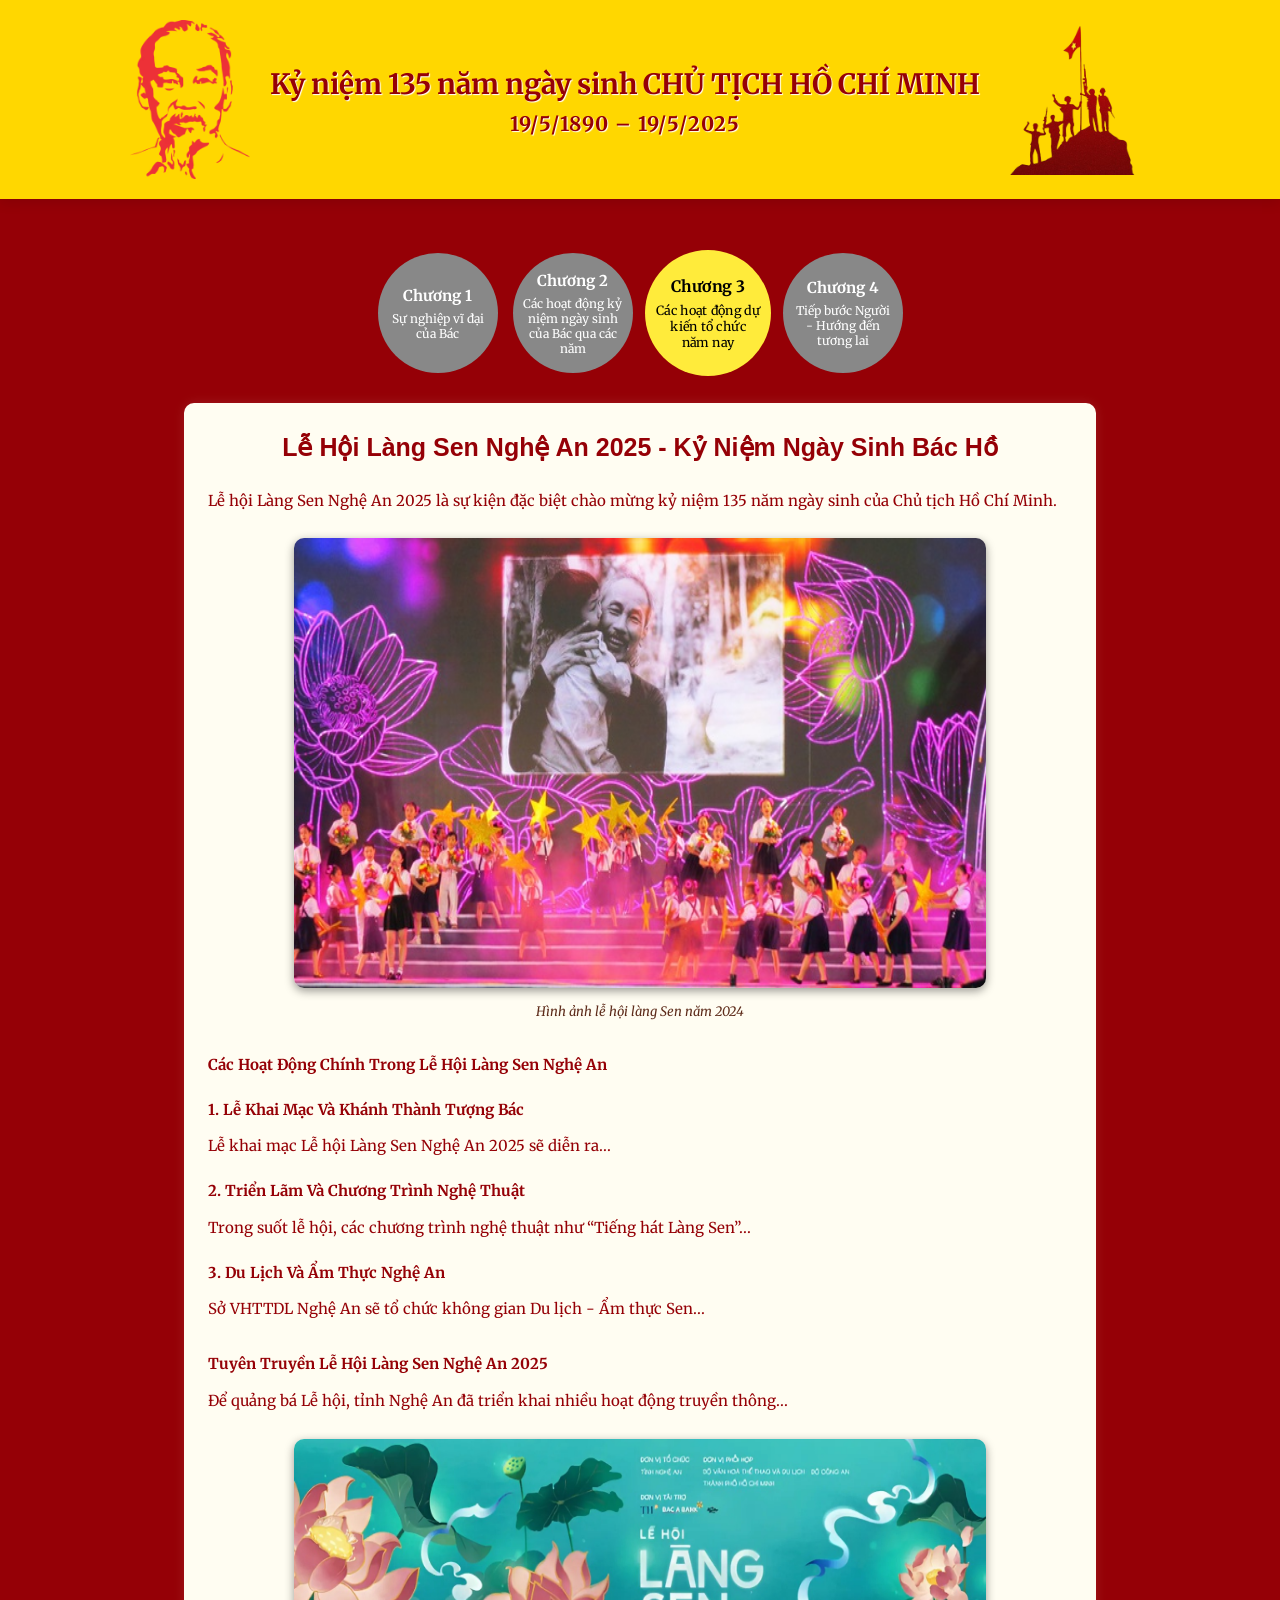
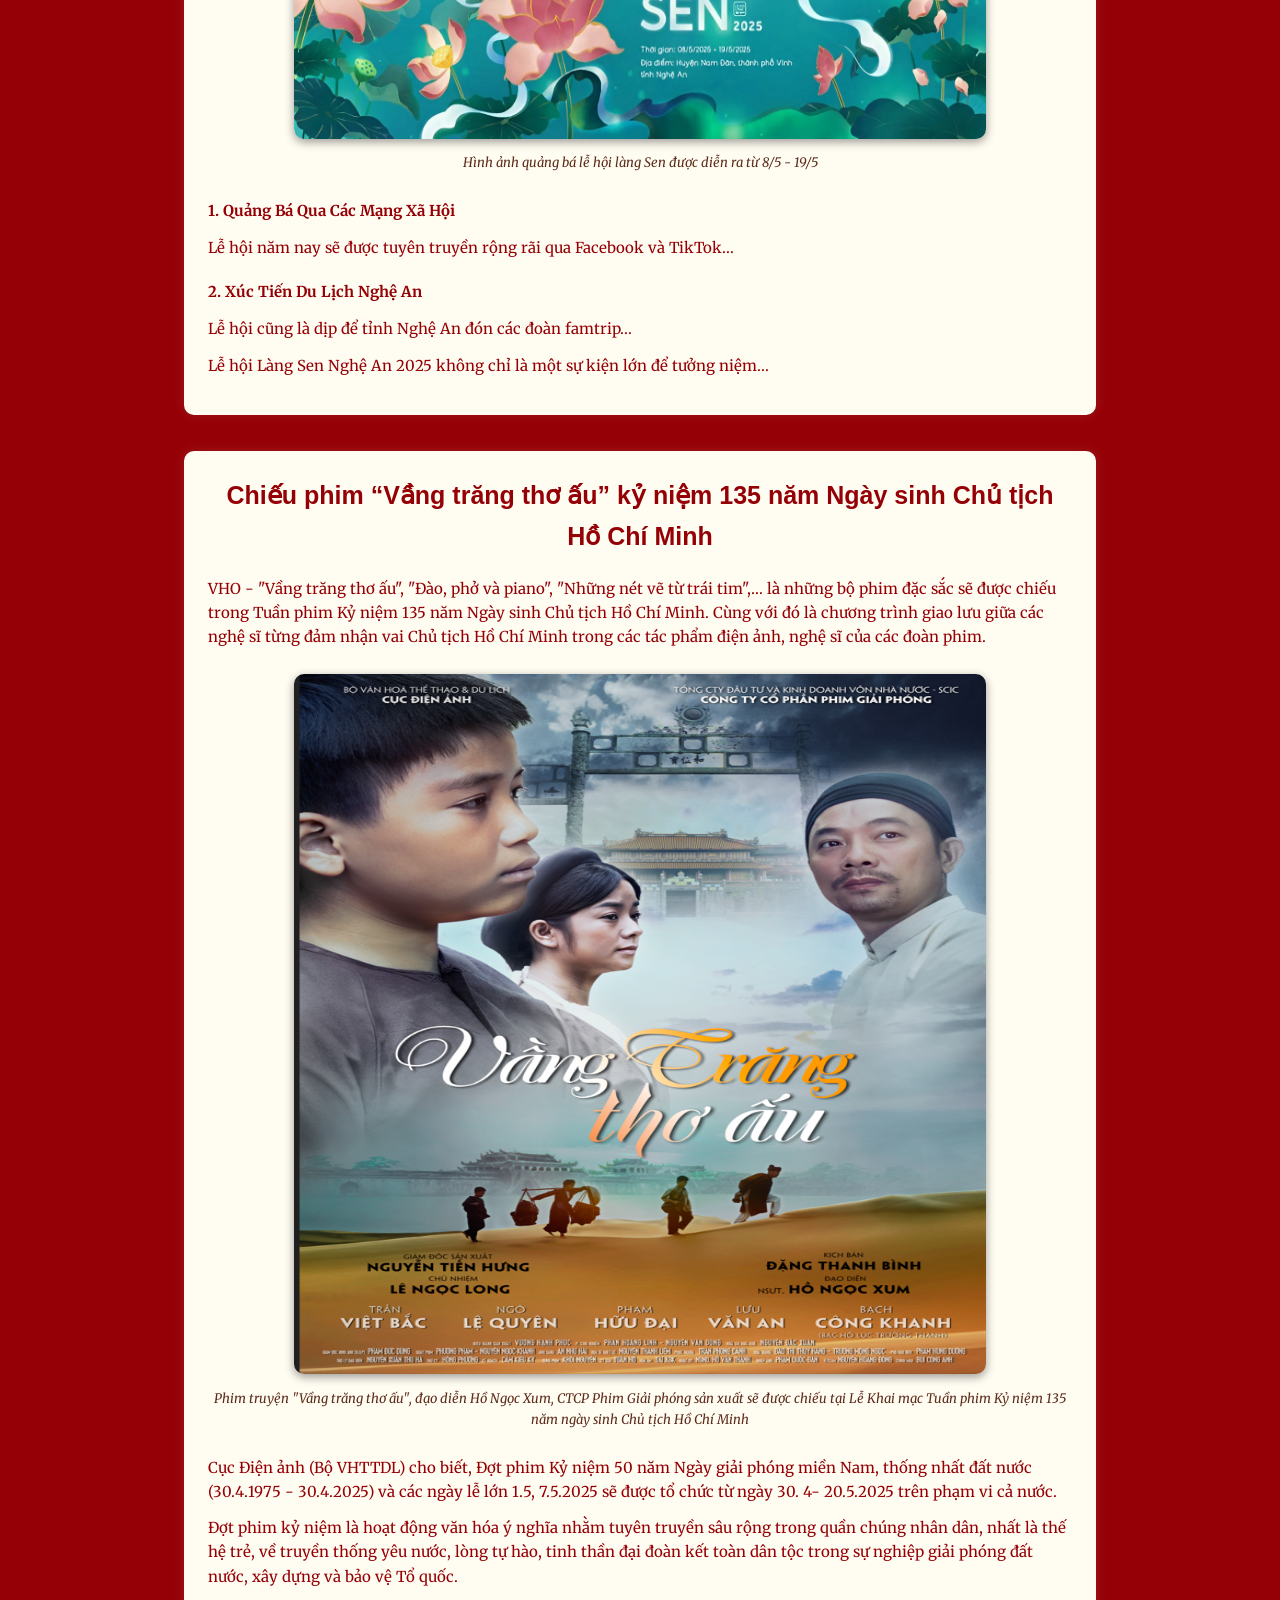
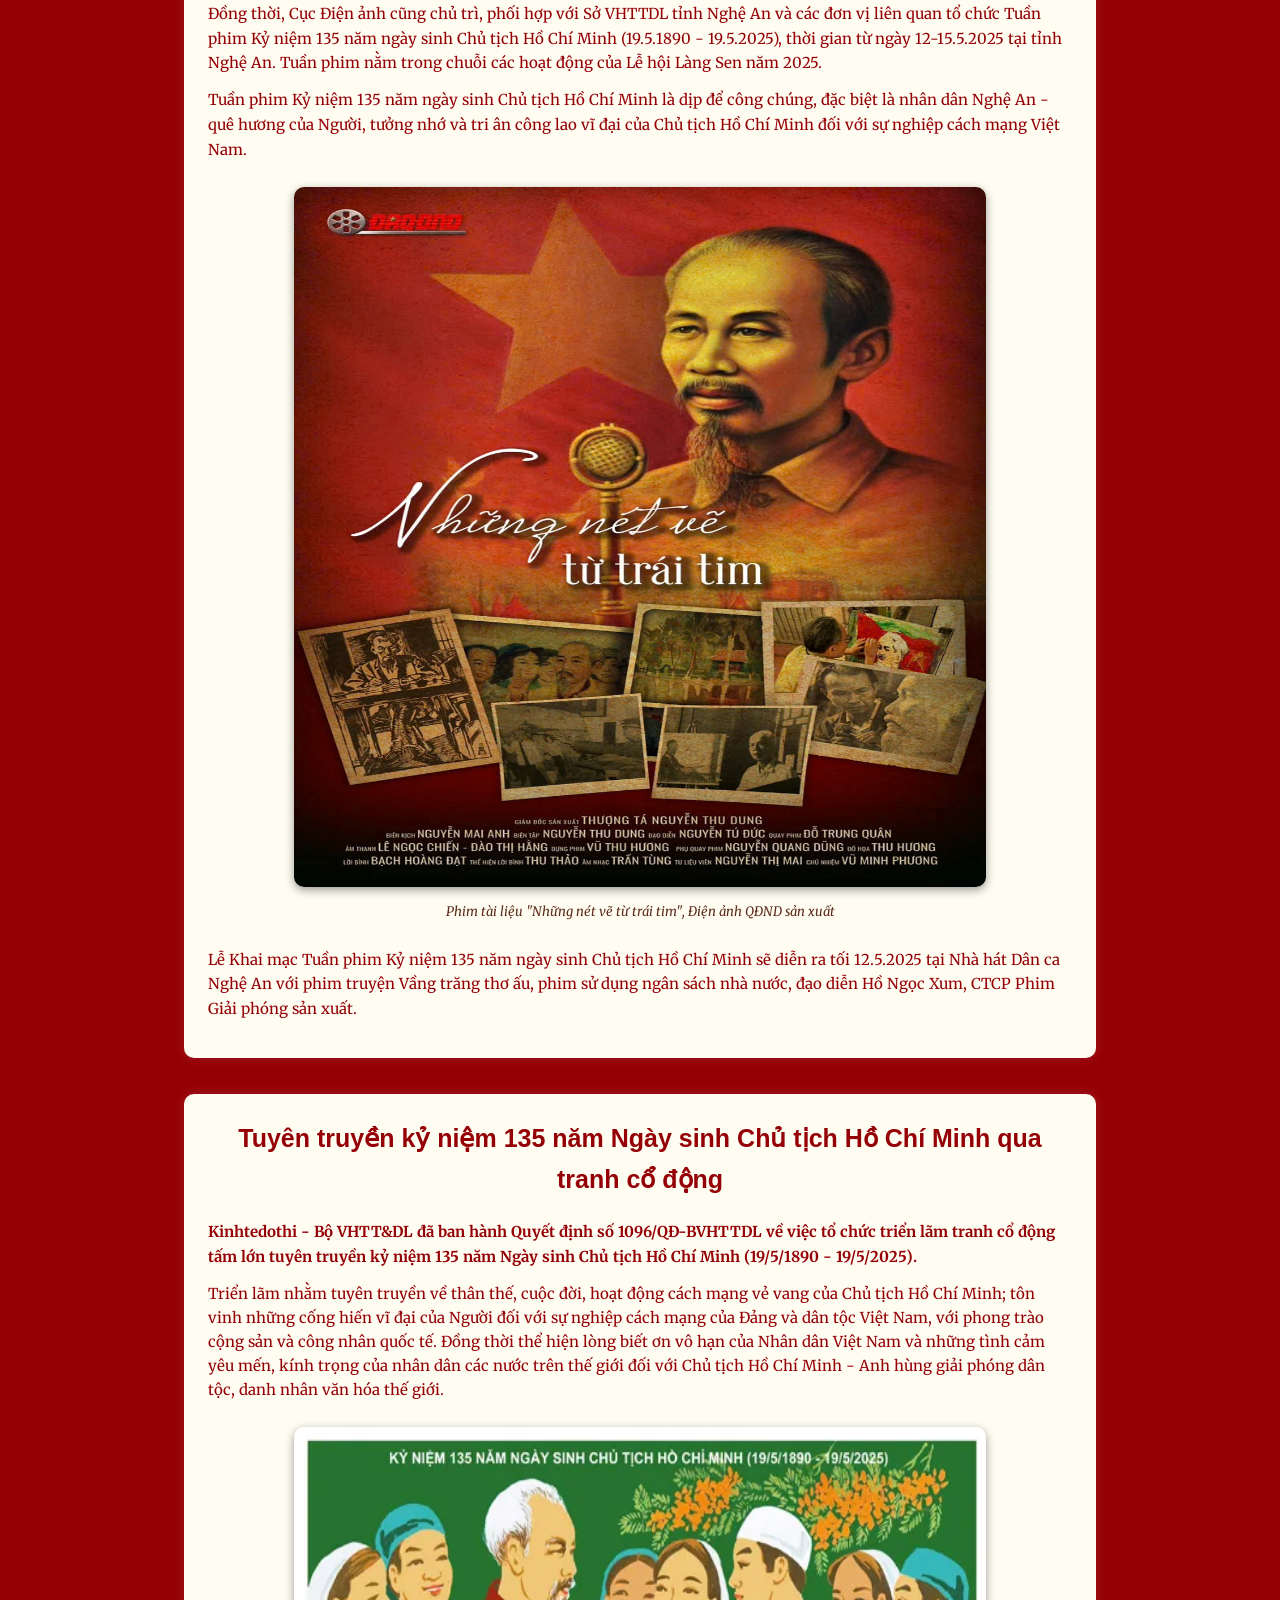
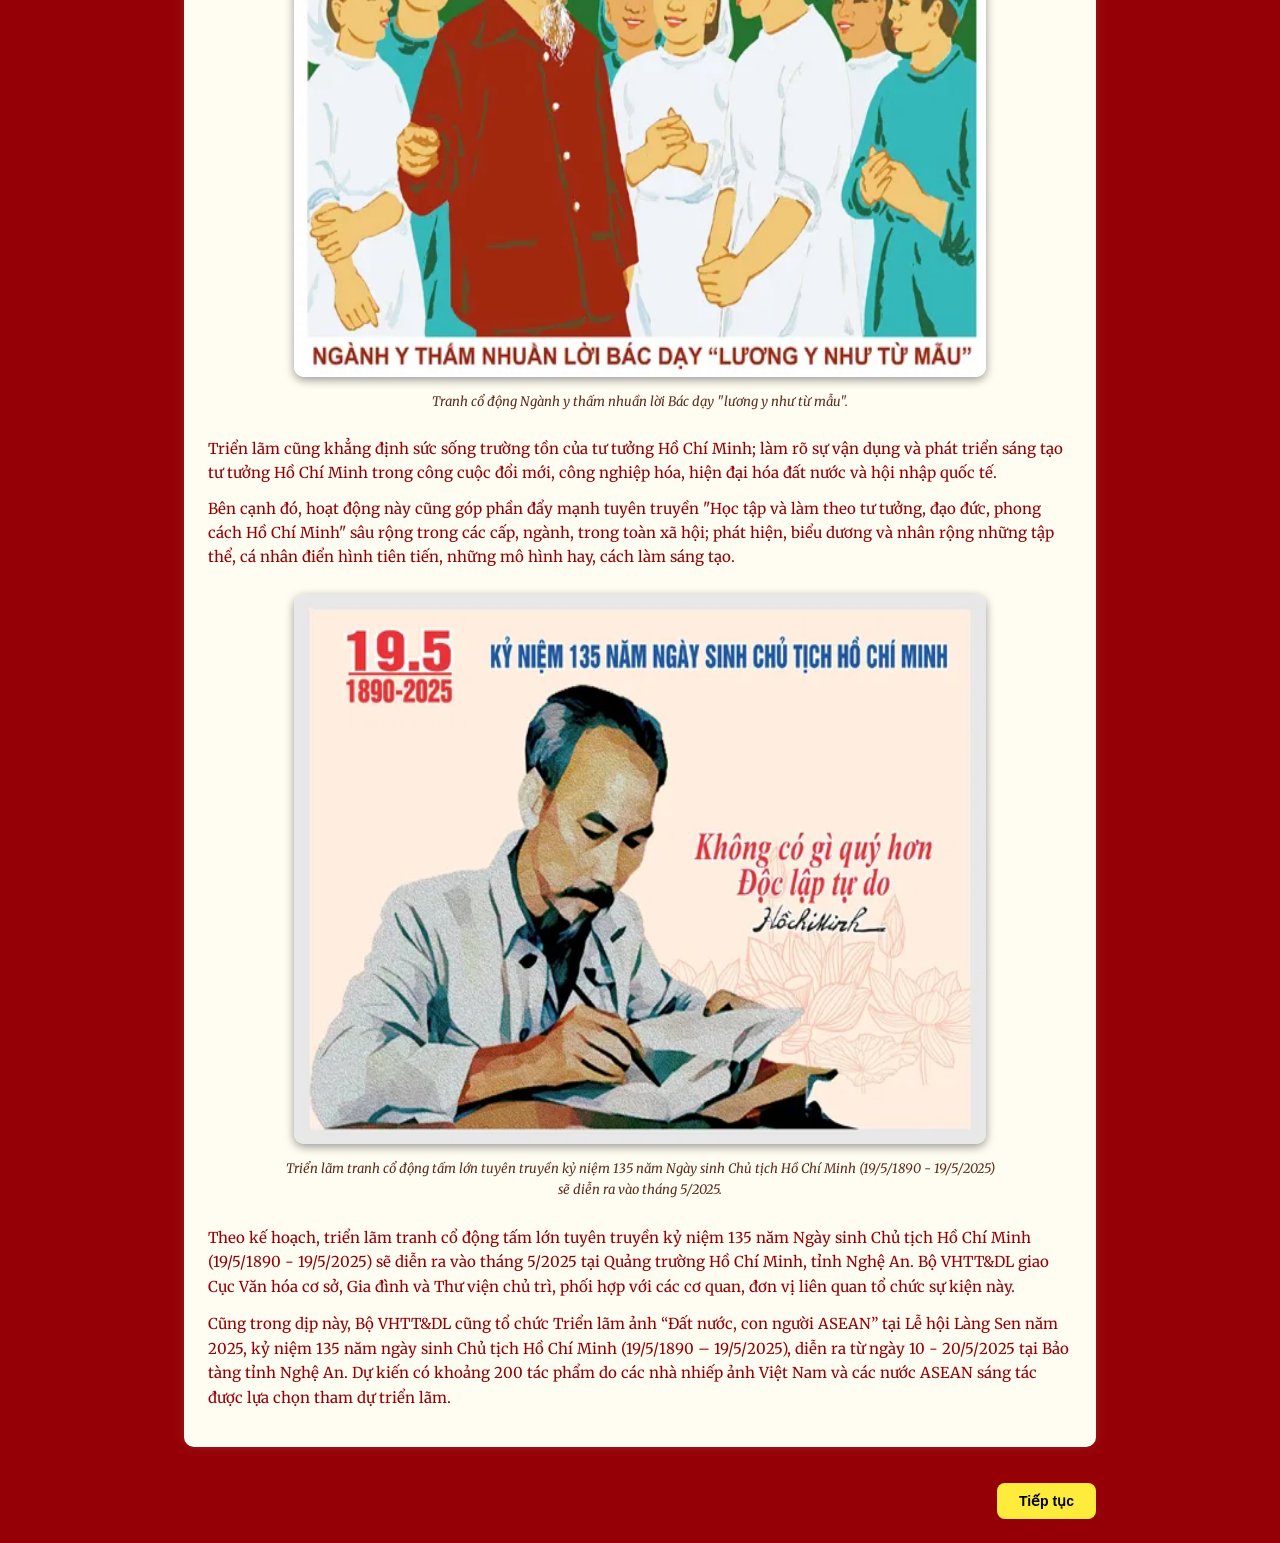
<file: trang3.html>
<!DOCTYPE html>
<html lang="vi">
<head>
  <meta charset="UTF-8">
  <meta name="viewport" content="width=device-width, initial-scale=1.0">
  <title>Trang 3</title>
  <link href="https://fonts.googleapis.com/css2?family=Roboto:wght@400;500&family=Playfair+Display:wght@700&display=swap" rel="stylesheet">
  <link rel="stylesheet" href="css/trang3.css">
</head>
<body>

  <div id="header-container"></div>

  <div class="body">

    <!-- Điều hướng chương -->
    <div class="chapter-nav">
      <div class="chapter">Chương 1<br><span>Sự nghiệp vĩ đại của Bác</span></div>
      <div class="chapter">Chương 2<br><span>Các hoạt động kỷ niệm ngày sinh của Bác qua các năm</span></div>
      <div class="chapter current">Chương 3<br><span>Các hoạt động dự kiến tổ chức năm nay</span></div>
      <div class="chapter">Chương 4<br><span>Tiếp bước Người - Hướng đến tương lai</span></div>
    </div>    

    <div class="post-container">
        <div class="title">
            Lễ Hội Làng Sen Nghệ An 2025 - Kỷ Niệm Ngày Sinh Bác Hồ
        </div>
        <p class="text">Lễ hội Làng Sen Nghệ An 2025 là sự kiện đặc biệt chào mừng kỷ niệm 135 năm ngày sinh của Chủ tịch Hồ Chí Minh.</p>
        <div class="image">
            <img style="width: 800px;height: 450px;" src="images/trang3/1.webp">
            <p>Hình ảnh lễ hội làng Sen năm 2024</p>
        </div>
        <p class="tieuDe">Các Hoạt Động Chính Trong Lễ Hội Làng Sen Nghệ An</p>
        <p class="so">1. Lễ Khai Mạc Và Khánh Thành Tượng Bác</p>
        <p>Lễ khai mạc Lễ hội Làng Sen Nghệ An 2025 sẽ diễn ra...</p>
        <p class="so">2. Triển Lãm Và Chương Trình Nghệ Thuật</p>
        <p>Trong suốt lễ hội, các chương trình nghệ thuật như “Tiếng hát Làng Sen”...</p>
        <p class="so">3. Du Lịch Và Ẩm Thực Nghệ An</p>
        <p>Sở VHTTDL Nghệ An sẽ tổ chức không gian Du lịch - Ẩm thực Sen...</p>

        <p class="tieuDe">Tuyên Truyền Lễ Hội Làng Sen Nghệ An 2025</p>
        <p>Để quảng bá Lễ hội, tỉnh Nghệ An đã triển khai nhiều hoạt động truyền thông...</p>
        <div class="image">
            <img style="width: 800px;height: 300px;" src="images/trang3/3.jpeg">
            <p>Hình ảnh quảng bá lễ hội làng Sen được diễn ra từ 8/5 - 19/5 </p>
        </div>
        <p class="so">1. Quảng Bá Qua Các Mạng Xã Hội</p>
        <p>Lễ hội năm nay sẽ được tuyên truyền rộng rãi qua Facebook và TikTok...</p>
        <p class="so">2. Xúc Tiến Du Lịch Nghệ An</p>
        <p>Lễ hội cũng là dịp để tỉnh Nghệ An đón các đoàn famtrip...</p>
        <p>Lễ hội Làng Sen Nghệ An 2025 không chỉ là một sự kiện lớn để tưởng niệm...</p>
    </div>

    <div class="post-container">
        <div class="title">
            Chiếu phim “Vầng trăng thơ ấu” kỷ niệm 135 năm Ngày sinh Chủ tịch Hồ Chí Minh
        </div>
        <p class="text">VHO - "Vầng trăng thơ ấu", "Đào, phở và piano", "Những nét vẽ từ trái tim",… là những bộ phim đặc sắc sẽ được chiếu trong Tuần phim Kỷ niệm 135 năm Ngày sinh Chủ tịch Hồ Chí Minh. Cùng với đó là chương trình giao lưu giữa các nghệ sĩ từng đảm nhận vai Chủ tịch Hồ Chí Minh trong các tác phẩm điện ảnh, nghệ sĩ của các đoàn phim.</p>
        <div class="image">
            <img style="width: 800px;height: 700px;" src="images/trang3/phim1.png">
            <p>Phim truyện "Vầng trăng thơ ấu", đạo diễn Hồ Ngọc Xum, CTCP Phim Giải phóng sản xuất sẽ được chiếu tại Lễ Khai mạc Tuần phim Kỷ niệm 135 năm ngày sinh Chủ tịch Hồ Chí Minh</p>
        </div>
        <p class="text">Cục Điện ảnh (Bộ VHTTDL) cho biết,  Đợt phim Kỷ niệm 50 năm Ngày giải phóng miền Nam, thống nhất đất nước (30.4.1975 - 30.4.2025) và các ngày lễ lớn 1.5, 7.5.2025 sẽ được tổ chức từ ngày 30. 4- 20.5.2025 trên phạm vi cả nước.</p>
        <p>Đợt phim kỷ niệm là hoạt động văn hóa ý nghĩa nhằm tuyên truyền sâu rộng trong quần chúng nhân dân, nhất là thế hệ trẻ, về truyền thống yêu nước, lòng tự hào, tinh thần đại đoàn kết toàn dân tộc trong sự nghiệp giải phóng đất nước, xây dựng và bảo vệ Tổ quốc.</p>
        <p>Đồng thời, Cục Điện ảnh cũng chủ trì, phối hợp với Sở VHTTDL tỉnh Nghệ An và các đơn vị liên quan tổ chức Tuần phim Kỷ niệm 135 năm ngày sinh Chủ tịch Hồ Chí Minh (19.5.1890 - 19.5.2025), thời gian từ ngày 12-15.5.2025 tại tỉnh Nghệ An. Tuần phim nằm trong chuỗi các hoạt động của Lễ hội Làng Sen năm 2025.</p>
        <p>Tuần phim Kỷ niệm 135 năm ngày sinh Chủ tịch Hồ Chí Minh là dịp để công chúng, đặc biệt là nhân dân Nghệ An - quê hương của Người, tưởng nhớ và tri ân công lao vĩ đại của Chủ tịch Hồ Chí Minh đối với sự nghiệp cách mạng Việt Nam.</p>
        <div class="image">
            <img style="width: 800px;height: 700px;" src="images/trang3/phim2.jpg">
            <p>Phim tài liệu "Những nét vẽ từ trái tim", Điện ảnh QĐND sản xuất</p>
        </div>
        <p>Lễ Khai mạc Tuần phim Kỷ niệm 135 năm ngày sinh Chủ tịch Hồ Chí Minh sẽ diễn ra tối 12.5.2025 tại Nhà hát Dân ca Nghệ An với phim truyện Vầng trăng thơ ấu, phim sử dụng ngân sách nhà nước, đạo diễn Hồ Ngọc Xum, CTCP Phim Giải phóng sản xuất.</p>
    </div>

    <div class="post-container">
        <div class="title">
            Tuyên truyền kỷ niệm 135 năm Ngày sinh Chủ tịch Hồ Chí Minh qua tranh cổ động
        </div>
        <p style="font-weight:bold">Kinhtedothi - Bộ VHTT&DL đã ban hành Quyết định số 1096/QĐ-BVHTTDL về việc tổ chức triển lãm tranh cổ động tấm lớn tuyên truyền kỷ niệm 135 năm Ngày sinh Chủ tịch Hồ Chí Minh (19/5/1890 - 19/5/2025).</p>
        <p class="text">Triển lãm nhằm tuyên truyền về thân thế, cuộc đời, hoạt động cách mạng vẻ vang của Chủ tịch Hồ Chí Minh; tôn vinh những cống hiến vĩ đại của Người đối với sự nghiệp cách mạng của Đảng và dân tộc Việt Nam, với phong trào cộng sản và công nhân quốc tế. Đồng thời thể hiện lòng biết ơn vô hạn của Nhân dân Việt Nam và những tình cảm yêu mến, kính trọng của nhân dân các nước trên thế giới đối với Chủ tịch Hồ Chí Minh - Anh hùng giải phóng dân tộc, danh nhân văn hóa thế giới.</p>
        <div class="image">
            <img style="width: 800px;height: 550px;" src="images/trang3/2.webp">
            <p>Tranh cổ động Ngành y thấm nhuần lời Bác dạy "lương y như từ mẫu".</p>
        </div>
        <p class="text">Triển lãm cũng khẳng định sức sống trường tồn của tư tưởng Hồ Chí Minh; làm rõ sự vận dụng và phát triển sáng tạo tư tưởng Hồ Chí Minh trong công cuộc đổi mới, công nghiệp hóa, hiện đại hóa đất nước và hội nhập quốc tế.</p>
        <p class="text">Bên cạnh đó, hoạt động này cũng góp phần đẩy mạnh tuyên truyền "Học tập và làm theo tư tưởng, đạo đức, phong cách Hồ Chí Minh" sâu rộng trong các cấp, ngành, trong toàn xã hội; phát hiện, biểu dương và nhân rộng những tập thể, cá nhân điển hình tiên tiến, những mô hình hay, cách làm sáng tạo.</p>
        <div class="image">
            <img style="width: 800px;height: 550px;" src="images/trang3/3.webp">
            <p>Triển lãm tranh cổ động tấm lớn tuyên truyền kỷ niệm 135 năm Ngày sinh Chủ tịch Hồ Chí Minh (19/5/1890 - 19/5/2025) <br>sẽ diễn ra vào tháng 5/2025.</p>
        </div>
        <p>Theo kế hoạch, triển lãm tranh cổ động tấm lớn tuyên truyền kỷ niệm 135 năm Ngày sinh Chủ tịch Hồ Chí Minh (19/5/1890 - 19/5/2025) sẽ diễn ra vào tháng 5/2025 tại Quảng trường Hồ Chí Minh, tỉnh Nghệ An. Bộ VHTT&DL giao Cục Văn hóa cơ sở, Gia đình và Thư viện chủ trì, phối hợp với các cơ quan, đơn vị liên quan tổ chức sự kiện này.</p>
        <p>Cũng trong dịp này, Bộ VHTT&DL cũng tổ chức Triển lãm ảnh “Đất nước, con người ASEAN” tại Lễ hội Làng Sen năm 2025, kỷ niệm 135 năm ngày sinh Chủ tịch Hồ Chí Minh (19/5/1890 – 19/5/2025), diễn ra từ ngày 10 - 20/5/2025 tại Bảo tàng tỉnh Nghệ An. Dự kiến có khoảng 200 tác phẩm do các nhà nhiếp ảnh Việt Nam và các nước ASEAN sáng tác được lựa chọn tham dự triển lãm.</p>
    </div>
    
    <div class="btn-container right-align">
      <a href="trang4.html"><button class="exploreBtn">Tiếp tục</button></a>
    </div>

  </div>

  <script>
    fetch('components/header_1.html')
      .then(response => response.text())
      .then(data => {
        document.getElementById('header-container').innerHTML = data;
      });
  </script>

  <script>
    const modal = document.getElementById("imageModal");
    const modalImg = document.getElementById("modalImage");
    const captionText = document.getElementById("caption");
    const closeBtn = document.querySelector(".closeBtn");

    document.querySelectorAll('.anh').forEach(img => {
      img.addEventListener('click', () => {
        modal.style.display = "block";
        modalImg.src = img.src;
        captionText.innerHTML = img.nextElementSibling?.innerText || "";
      });
    });

    closeBtn.onclick = function () {
      modal.style.display = "none";
    }

    window.onclick = function (event) {
      if (event.target === modal) {
        modal.style.display = "none";
      }
    }
  </script>
</body>
</html>
</file>
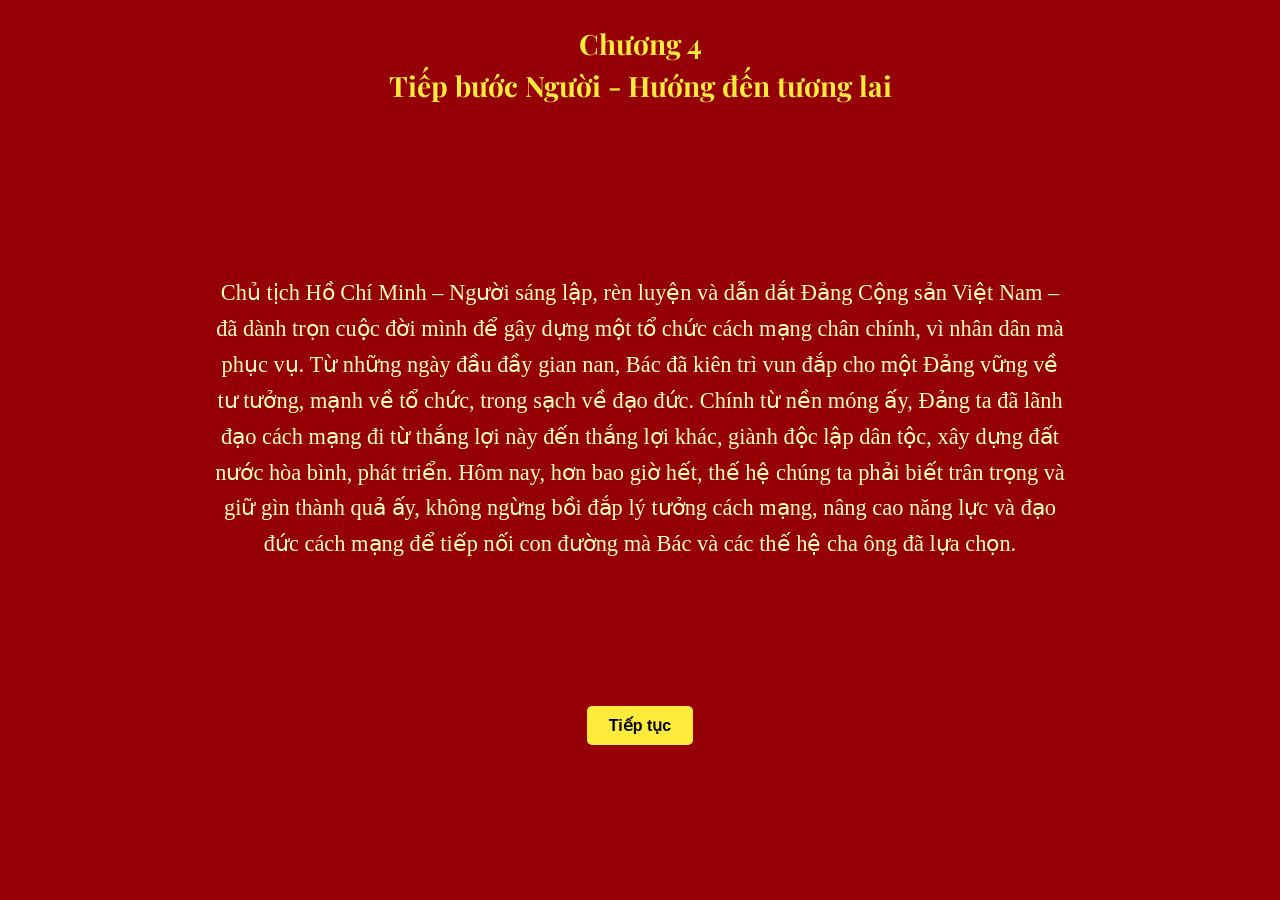
<file: trang4.html>
<!DOCTYPE html>
<html lang="vi">
<head>
  <meta charset="UTF-8" />
  <meta name="viewport" content="width=device-width, initial-scale=1.0"/>
  <title>Trang 4</title>
  <link href="https://fonts.googleapis.com/css2?family=Roboto:wght@400;500&family=Playfair+Display:wght@700&display=swap" rel="stylesheet"/>
  <link rel="stylesheet" href="css/trang4.css" />
</head>
<body>
  <div class="chapter-title">
    <p class="title">Chương 4</p>
    <p class="title">Tiếp bước Người - Hướng đến tương lai</p>
  </div>

  <div class="text-section fade-in" id="text-section">
    <p class="text">
      Chủ tịch Hồ Chí Minh – Người sáng lập, rèn luyện và dẫn dắt Đảng Cộng sản Việt Nam – đã dành trọn cuộc đời mình để gây dựng một tổ chức cách mạng chân chính, vì nhân dân mà phục vụ. 
      Từ những ngày đầu đầy gian nan, Bác đã kiên trì vun đắp cho một Đảng vững về tư tưởng, mạnh về tổ chức, trong sạch về đạo đức. 
      Chính từ nền móng ấy, Đảng ta đã lãnh đạo cách mạng đi từ thắng lợi này đến thắng lợi khác, giành độc lập dân tộc, xây dựng đất nước hòa bình, phát triển. 
      Hôm nay, hơn bao giờ hết, thế hệ chúng ta phải biết trân trọng và giữ gìn thành quả ấy, không ngừng bồi đắp lý tưởng cách mạng, nâng cao năng lực và đạo đức cách mạng để tiếp nối con đường mà Bác và các thế hệ cha ông đã lựa chọn.
    </p>
    <button class="continue-btn fade-in" id="continue-btn">Tiếp tục</button>
  </div>

  <div class="transition-wrapper" id="transition-wrapper">
    <p class="transition-text" id="transition-text">
      Tiêu biểu là Tổng Bí thư Nguyễn Phú Trọng – người kế thừa và lan tỏa tư tưởng, đạo đức, phong cách Hồ Chí Minh – là minh chứng cho lý tưởng cách mạng luôn được tiếp nối và phát huy trong thời đại mới.
    </p>

    <div class="video-wrapper">
      <iframe width="730" height="360" src="https://www.youtube.com/embed/Z2CljQ24_Xw?si=Lf63HG4M8_Y2-2Ri" title="YouTube video player" frameborder="0" allow="accelerometer; autoplay; clipboard-write; encrypted-media; gyroscope; picture-in-picture; web-share" referrerpolicy="strict-origin-when-cross-origin" allowfullscreen></iframe>
    </div>

    <div style="display: flex; justify-content: flex-end; margin-top: 10px;">
      <button class="continue-btn fade-in" id="video-continue-btn">Tiếp tục</button>
    </div>


    <div class="inspirational-text fade-in" id="inspirational-text" style="display: none;">
      <p class="quote">
        "Nếu là hoa hãy là hoa hướng dương; nếu là chim hãy là chim câu trắng; nếu là đá hãy là đá kim cương; nếu là người hãy là người Cộng Sản!"<br /><br />
        Cái quý nhất của con người là cuộc sống và danh dự sống, bởi vì đời người chỉ sống có một lần. Phải sống sao cho khỏi xót xa ân hận vì những năm tháng đã sống hoài, sống phí; để khỏi hổ thẹn vì những việc làm ty tiện, đớn hèn, bị mọi người khinh bỉ; để đến khi nhắm mắt xuôi tay ta có thể tự hào rằng: Tất cả đời ta, tất cả sức ta, ta đã hiến dâng cho sự nghiệp cao đẹp nhất trên đời - sự nghiệp đấu tranh giải phóng dân tộc, giải phóng con người mang lại hạnh phúc cho nhân dân!
      </p>
      <p class="quote-author">— Tổng Bí thư Nguyễn Phú Trọng</p>
    </div>

    <a href="trang5.html">
      <button class="continue-btn fade-in" id="after-video-btn">Tiếp tục</button>
    </a>
  </div>

  <script>
    window.addEventListener("DOMContentLoaded", () => {
      // Hiện phần mở đầu sau khi tải trang
      setTimeout(() => {
        document.getElementById("text-section").classList.add("show");
      }, 500);
  
      // Sự kiện nhấn "Tiếp tục" đầu tiên
      const firstContinueBtn = document.getElementById("continue-btn");
      if (firstContinueBtn) {
        firstContinueBtn.addEventListener("click", () => {
          document.getElementById("text-section").style.display = "none";
          const transitionWrapper = document.getElementById("transition-wrapper");
          transitionWrapper.style.display = "flex";
          setTimeout(() => {
            transitionWrapper.classList.add("show");
          }, 300);
        });
      }
  
      // Sự kiện nhấn "Tiếp tục" sau video
      const videoContinueBtn = document.getElementById("video-continue-btn");
      if (videoContinueBtn) {
        videoContinueBtn.addEventListener("click", showInspirationalContent);
      }
  
      // Nếu video có thể tự động phát khi transition hiện ra
      const videoIframe = document.getElementById("main-video");
      if (videoIframe) {
        videoIframe.addEventListener("ended", showInspirationalContent);
      }
  
      // Hàm xử lý khi kết thúc video hoặc nhấn nút tiếp tục sau video
      function showInspirationalContent() {
        const videoWrapper = document.querySelector(".video-wrapper");
        const transitionText = document.querySelector(".transition-text");
        const inspirationalText = document.getElementById("inspirational-text");
        const afterBtn = document.getElementById("after-video-btn");
  
        if (videoWrapper) videoWrapper.style.display = "none";
        if (transitionText) transitionText.style.display = "none";
        if (videoContinueBtn) videoContinueBtn.style.display = "none";
  
        if (inspirationalText) {
          inspirationalText.style.display = "block";
          setTimeout(() => {
            inspirationalText.classList.add("show");
          }, 100);
        }
  
        if (afterBtn) {
          afterBtn.classList.add("show");
        }
      }
    });
  </script>  
</body>
</html>
</file>
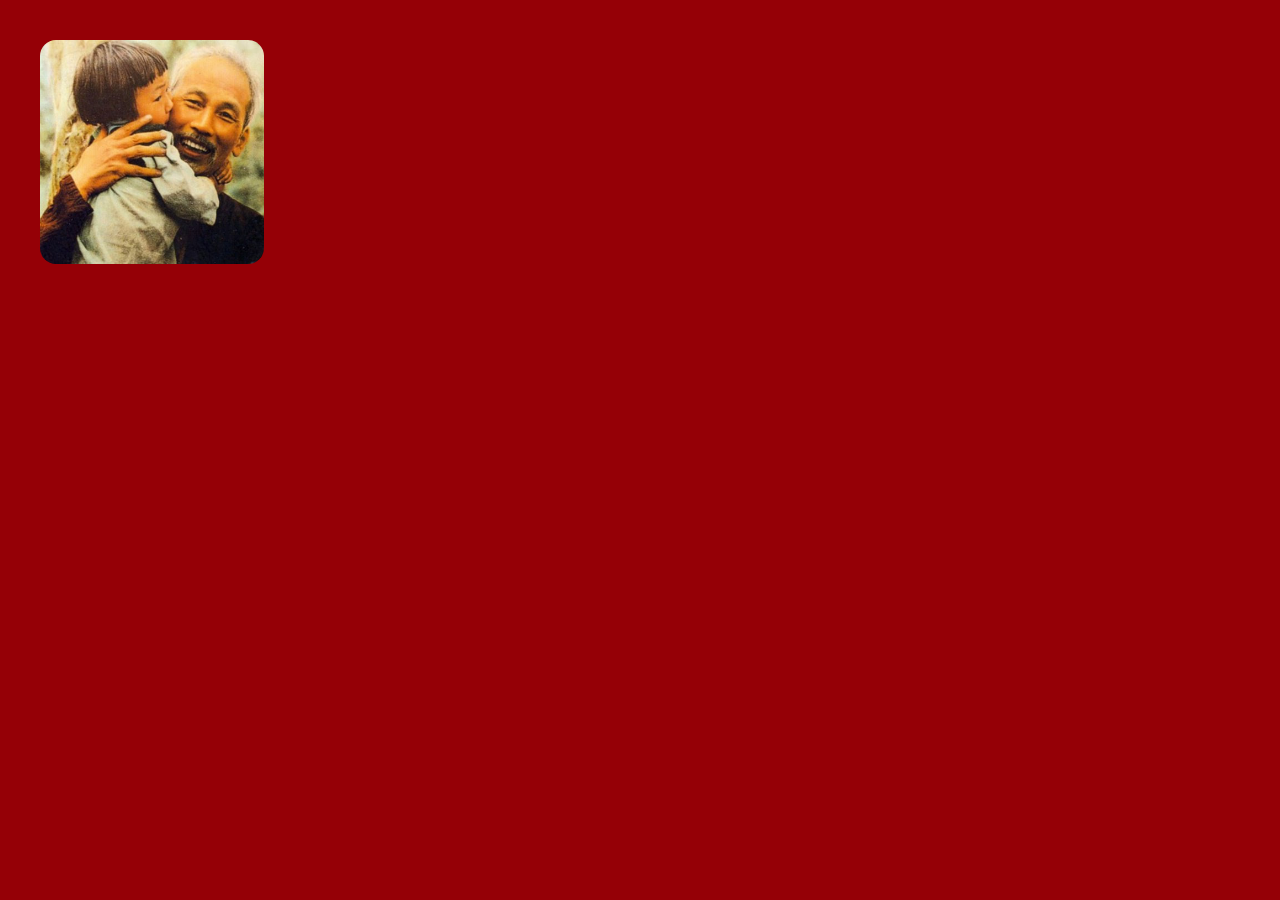
<file: trang5.html>
<!DOCTYPE html>
<html lang="vi">
<head>
  <meta charset="UTF-8" />
  <meta name="viewport" content="width=device-width, initial-scale=1.0"/>
  <title>Trang 6_50</title>
  <link rel="stylesheet" href="css/trang5.css" />
</head>
<body>
  <!-- Tự động phát âm thanh -->
  <audio id="bgAudio" src="images/trang5/nhac.m4a" autoplay loop hidden></audio>

  <!-- Phần hiển thị hình ảnh -->
  <div class="gallery" id="gallery">
    <img src="images/trang5/1.jpg" class="gallery-img" />
    <img src="images/trang5/2.jpg" class="gallery-img" />
    <img src="images/trang5/3.jpg" class="gallery-img" />
    <img src="images/trang5/4.jpg" class="gallery-img" />
    <img src="images/trang5/5.jpg" class="gallery-img" />
    <img src="images/trang5/6.jpg" class="gallery-img" />
    <img src="images/trang5/7.jpg" class="gallery-img" />
    <img src="images/trang5/8.jpg" class="gallery-img" />
    <img src="images/trang5/9.jpg" class="gallery-img" />
    <img src="images/trang5/10.jpg" class="gallery-img" />
  </div>

  <!-- Phần hiển thị thông điệp + nút kết thúc gộp chung -->
  <div class="gratitude-container" id="gratitudeContainer">
    <div class="gratitude-message" id="message">
      <p>Thế hệ trẻ chúng con luôn biết ơn và trân trọng những gì Bác đã để lại.
        Chúng con biết rằng độc lập, tự do hôm nay là bao nhiêu mồ hôi, sương máu của Bác cùng các thế hệ cha ông.
        Chúng con sẽ luôn học tập và làm theo tư tưởng đạo đức của Bác. Chúng con sẽ không ngừng học hỏi, rèn luyện và cống hiến để xây dựng một đất nước Việt Nam ngày càng giàu đẹp, văn minh hơn.
      </p>
    </div>

    <!-- Nút kết thúc nằm ngay bên dưới thông điệp -->
    <div id="endButtonContainer">
      <a href="index.html"><button id="endButton">Kết thúc hành trình!</button></a>
    </div>
  </div>

<script>
  const images = document.querySelectorAll('.gallery-img');
  images.forEach((img, index) => {
    setTimeout(() => {
      img.classList.add('show');
    }, index * 1500); // 1.5s mỗi ảnh, thay vì 1s như trước
  });

  // Phát nhạc (bắt lỗi autoplay)
  window.addEventListener("load", () => {
    const audio = document.getElementById("bgAudio");
    audio.play().catch(e => console.log("Tự động phát bị chặn:", e));
  });

  // Sau khi ảnh hiển thị xong + 5s thì hiện thông điệp
  const totalDelay = images.length * 1500 + 5000;
  setTimeout(() => {
    document.getElementById("gallery").classList.add("blur");
    
    // Sau khi ảnh mờ hết => Hiển thị thông điệp sau 3 giây
    setTimeout(() => {
      const container = document.getElementById("gratitudeContainer");
      container.classList.add("fade-in");
      
      // Hiển thị nút kết thúc sau 3s thay vì 5s
      setTimeout(() => {
        document.getElementById("endButtonContainer").style.opacity = 1; // Hiển thị nút kết thúc
      }, 3000); // Nút kết thúc sẽ hiện sau khi thông điệp hiện 3 giây
    }, 3000); // Hiển thị sau 3 giây từ khi ảnh mờ đi
  }, totalDelay);
</script>
</body>
</html>
</file>
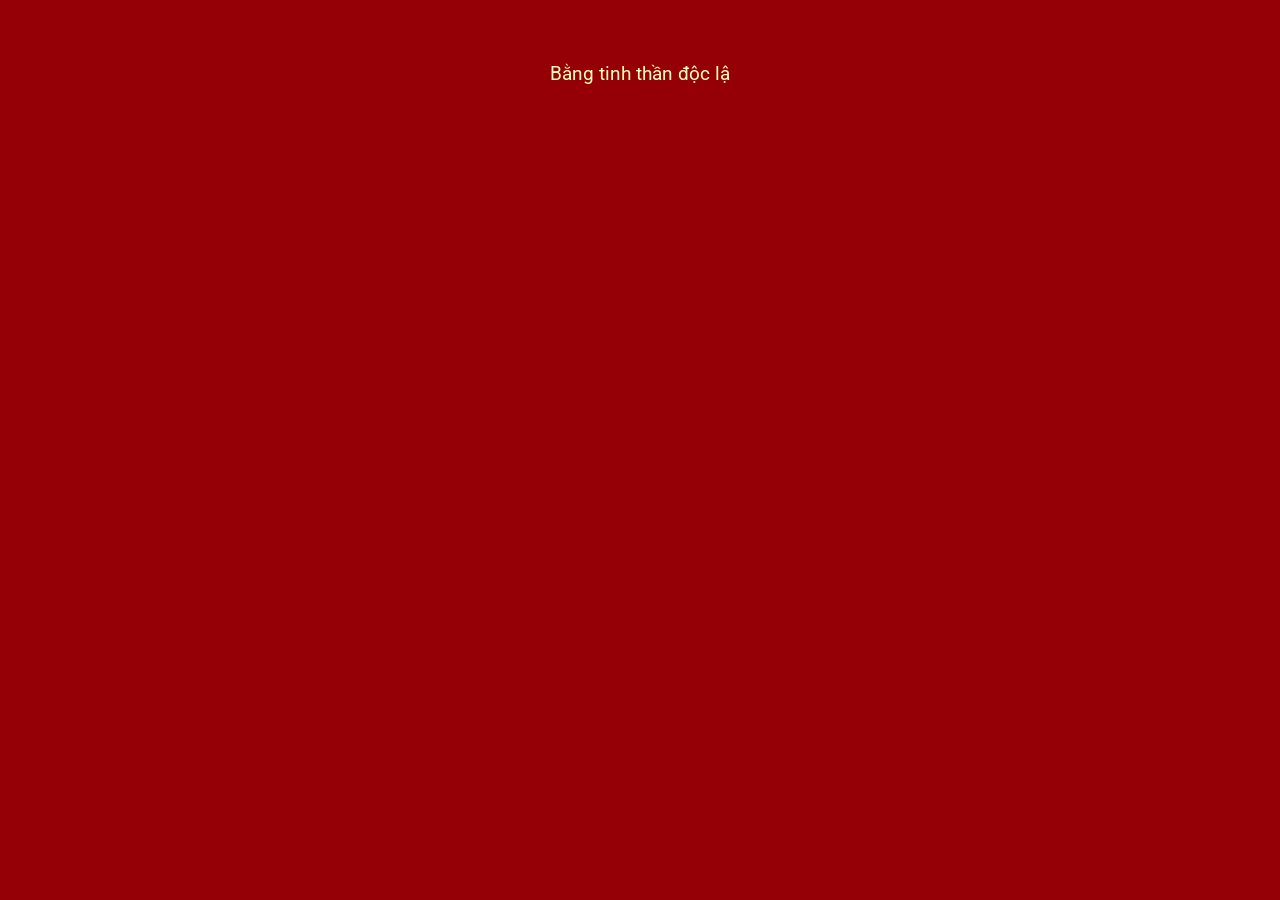
<file: trang5_50.html>
<!DOCTYPE html>
<html lang="vi">
<head>
  <meta charset="UTF-8" />
  <meta name="viewport" content="width=device-width, initial-scale=1.0"/>
  <title>Trang 5_50</title>
  <link href="https://fonts.googleapis.com/css2?family=Roboto:wght@400;500&family=Playfair+Display:wght@700&display=swap" rel="stylesheet"/>
  <link rel="stylesheet" href="css/trang5_50.css"/>
</head>
<body>
  <!-- Final Message -->
  <div class="message fade" id="finalMessage">
    <p id="textContent"></p>
    <div class="btn-container right-align">
      <button class="exploreBtn" id="continueBtn" style="display: none;">Tiếp tục</button>
    </div>
  </div>

  <!-- Transition Text -->
  <p id="transitionText" class="transition-text" style="display: none;">
    Sau đây là lời chia sẻ đầy xúc động của một nhân chứng sống trong chiến dịch lịch sử – Trung úy Quách Minh Sơn…
  </p>

  <!-- Video Section -->
<!-- Video Section -->
<div class="video-section fade" id="videoSection" style="display: none;">
  <div class="video-container">
    <div class="responsive-video">
      <iframe src="https://www.youtube.com/embed/4BC0Ny2gHmI?si=t-4PpxDg1d8c7rd-" title="YouTube video player" frameborder="0"
        allow="accelerometer; autoplay; clipboard-write; encrypted-media; gyroscope; picture-in-picture; web-share"
        referrerpolicy="strict-origin-when-cross-origin" allowfullscreen></iframe>
    </div>
    <div class="video-text">
      <p class="video-caption">
        <strong>Trung úy Quách Minh Sơn</strong> - Nguyên Trinh sát Sư đoàn 320 chia sẻ về chiến dịch giải phóng miền Nam 1975.
      </p>
      <p class="video-caption2">
        Bằng tinh thần độc lập, yêu nước mãnh liệt, cha ông ta đã vượt qua gian khó để giành lại hòa bình cho Tổ quốc. Chúng ta cần trân trọng, biết ơn và tiếp tục giữ gìn truyền thống quý báu ấy.
      </p>
    </div>
    <div class="btn-container right-align">
      <a href="trang6_50.html"><button class="exploreBtn">Tiếp tục</button></a>
    </div>
  </div>
</div>


  <script>
    const finalMessage = document.getElementById('finalMessage');
    const videoSection = document.getElementById('videoSection');
    const continueBtn = document.getElementById('continueBtn');
    const myVideo = document.getElementById('myVideo');
    const textContent = document.getElementById('textContent');
    const transitionText = document.getElementById('transitionText');

    const message = "Bằng tinh thần độc lập, yêu nước mãnh liệt, cha ông ta đã đánh bại những khó khăn, gian khó để ta được sống trong một đất nước hòa bình, tự do như hôm nay. Ta phải biết ơn, trân trọng những gì mà cha ông ta để lại, đồng thời có trách nhiệm giữ gìn, phát huy truyền thống quý báu, đoàn kết xây dựng đất nước ngày càng giàu mạnh, văn minh.";

    let index = 0;
    function typeWriter() {
      if (index < message.length) {
        textContent.innerHTML += message.charAt(index);
        index++;
        setTimeout(typeWriter, 50);
      } else {
        // Sau khi hiện xong toàn bộ message thì mới hiện nút Tiếp tục
        document.getElementById('continueBtn').style.display = 'inline-block';
      }
    }
    typeWriter();

    continueBtn.addEventListener('click', () => {
      finalMessage.classList.add('fade-out');

      setTimeout(() => {
        finalMessage.style.display = 'none';
        transitionText.style.display = 'block';
        transitionText.classList.add('fade-in');

        setTimeout(() => {
          transitionText.classList.remove('fade-in');
          transitionText.style.display = 'none';
          videoSection.style.display = 'block';
          videoSection.classList.add('fade-in');
          myVideo.play();
        }, 3000);
      }, 800);
    });
  </script>
</body>
</html>
</file>
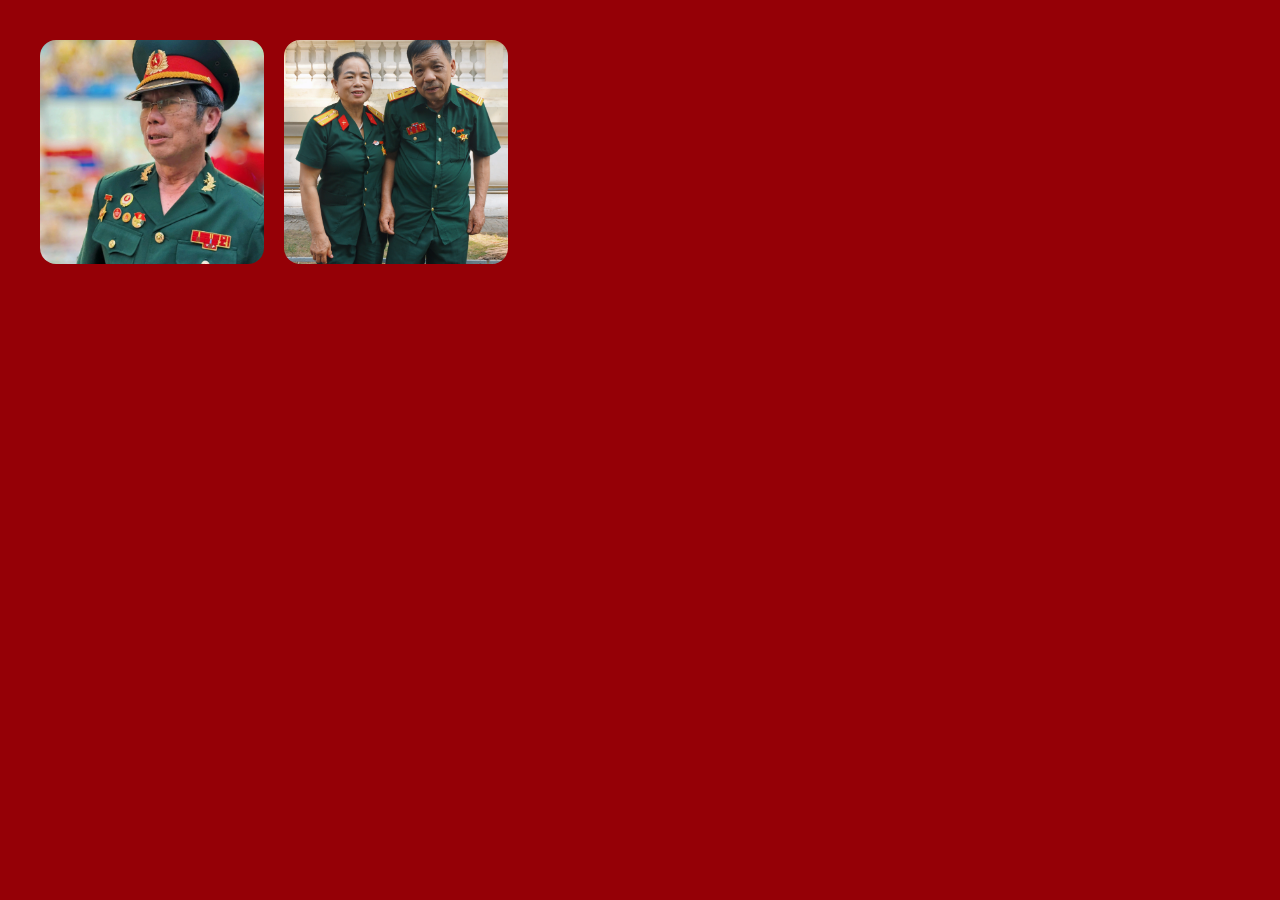
<file: trang6_50.html>
<!DOCTYPE html>
<html lang="vi">
<head>
  <meta charset="UTF-8" />
  <meta name="viewport" content="width=device-width, initial-scale=1.0"/>
  <title>Trang 6_50</title>
  <link rel="stylesheet" href="css/trang6_50.css" />
</head>
<body>
  <!-- Tự động phát âm thanh -->
  <audio id="bgAudio" src="images/trang6_50/nhac.m4a" autoplay loop hidden></audio>

  <!-- Phần hiển thị hình ảnh -->
  <div class="gallery" id="gallery">
    <img src="images/trang6_50/1.webp" class="gallery-img" />
    <img src="images/trang6_50/2.webp" class="gallery-img" />
    <img src="images/trang6_50/3.webp" class="gallery-img" />
    <img src="images/trang6_50/4.webp" class="gallery-img" />
    <img src="images/trang6_50/5.webp" class="gallery-img" />
    <img src="images/trang6_50/6.webp" class="gallery-img" />
    <img src="images/trang6_50/7.webp" class="gallery-img" />
    <img src="images/trang6_50/8.jpg"  class="gallery-img" />
    <img src="images/trang6_50/9.jpg"  class="gallery-img" />
    <img src="images/trang6_50/10.webp" class="gallery-img" />
  </div>

  <!-- Phần hiển thị thông điệp + nút kết thúc gộp chung -->
  <div class="gratitude-container" id="gratitudeContainer">
    <div class="gratitude-message" id="message">
      <p>
        Thế hệ trẻ chúng con luôn biết ơn và trân trọng những gì các ông, bà, cô, bác đã phải hi sinh trong quá khứ. 
        Chúng con biết rằng để có được một đất nước tự do, độc lập những thế hệ trước đã trải qua muôn ngàn khó khăn, gian nguy. 
        Chúng con sẽ luôn ghi nhớ, biết ơn và cố gắng sống thật tốt để xứng đáng với những gì mà thế hệ đi trước đã trao lại.
      </p>
    </div>

    <!-- Nút kết thúc nằm ngay bên dưới thông điệp -->
    <div id="endButtonContainer">
      <button id="endButton">Kết thúc hành trình!</button>
    </div>
  </div>

  <script>
    // Hiệu ứng hiện ảnh lần lượt
    const images = document.querySelectorAll('.gallery-img');
    images.forEach((img, index) => {
      setTimeout(() => {
        img.classList.add('show');
      }, index * 1000); // 1s mỗi ảnh
    });

    // Phát nhạc (bắt lỗi autoplay)
    window.addEventListener("load", () => {
      const audio = document.getElementById("bgAudio");
      audio.play().catch(e => console.log("Tự động phát bị chặn:", e));
    });

    // Sau khi ảnh hiển thị xong + 5s thì hiện thông điệp
    const totalDelay = images.length * 1000 + 5000;
    setTimeout(() => {
      document.getElementById("gallery").classList.add("blur");
      const container = document.getElementById("gratitudeContainer");
      container.classList.add("fade-in");

      // Sau 5s kể từ khi hiện thông điệp => hiện nút kết thúc
      setTimeout(() => {
        document.getElementById("endButtonContainer").style.opacity = 1; // Hiển thị nút kết thúc
      }, 5000);
    }, totalDelay);

    // Sự kiện click cho nút kết thúc
    document.getElementById("endButton").addEventListener("click", () => {
      // Chuyển hướng đến trang start.html
      window.location.href = "index.html";
    });
  </script>
</body>
</html>
</file>
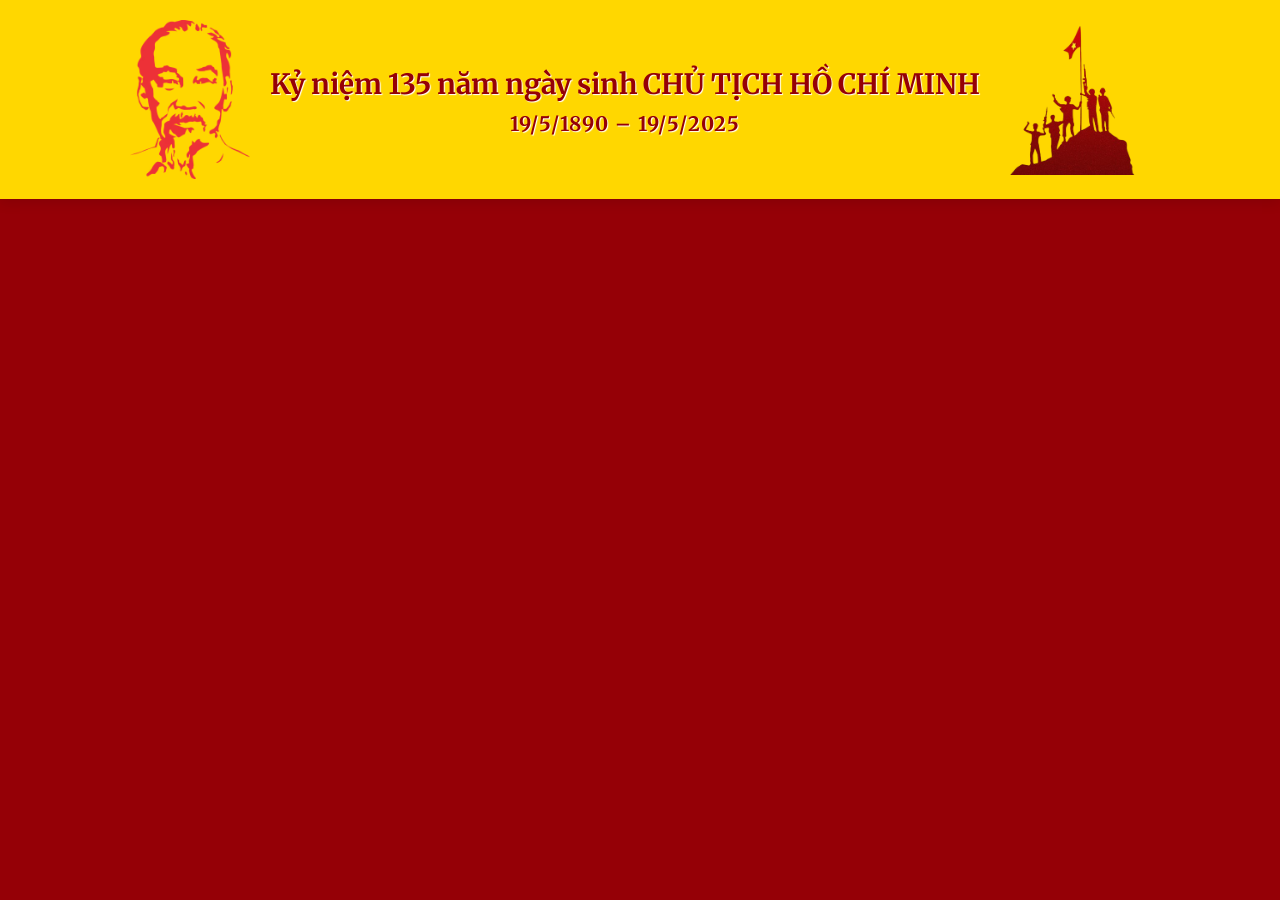
<file: components/header_1.html>
<!DOCTYPE html>
<html lang="vi">
<head>
  <meta charset="UTF-8" />
  <meta name="viewport" content="width=device-width, initial-scale=1.0" />
  <title>Kỷ niệm 135 năm</title>
  <link rel="stylesheet" href="../css/header_1.css">
  <link href="https://fonts.googleapis.com/css2?family=Merriweather:wght@700&display=swap" rel="stylesheet">
</head>
<body>
  <div class="header fade-in">
    <div class="header-container">
      <img src="../images/logo.avif" class="logo" alt="Logo" />
      <div class="text-section">
        <p class="cau">Kỷ niệm 135 năm ngày sinh CHỦ TỊCH HỒ CHÍ MINH</p>
        <p class="slogan">19/5/1890 – 19/5/2025</p>
      </div>
      <img src="../images/logo_3.png" class="logo2" alt="Logo" />
    </div>
  </div>
</body>
</html>
</file>
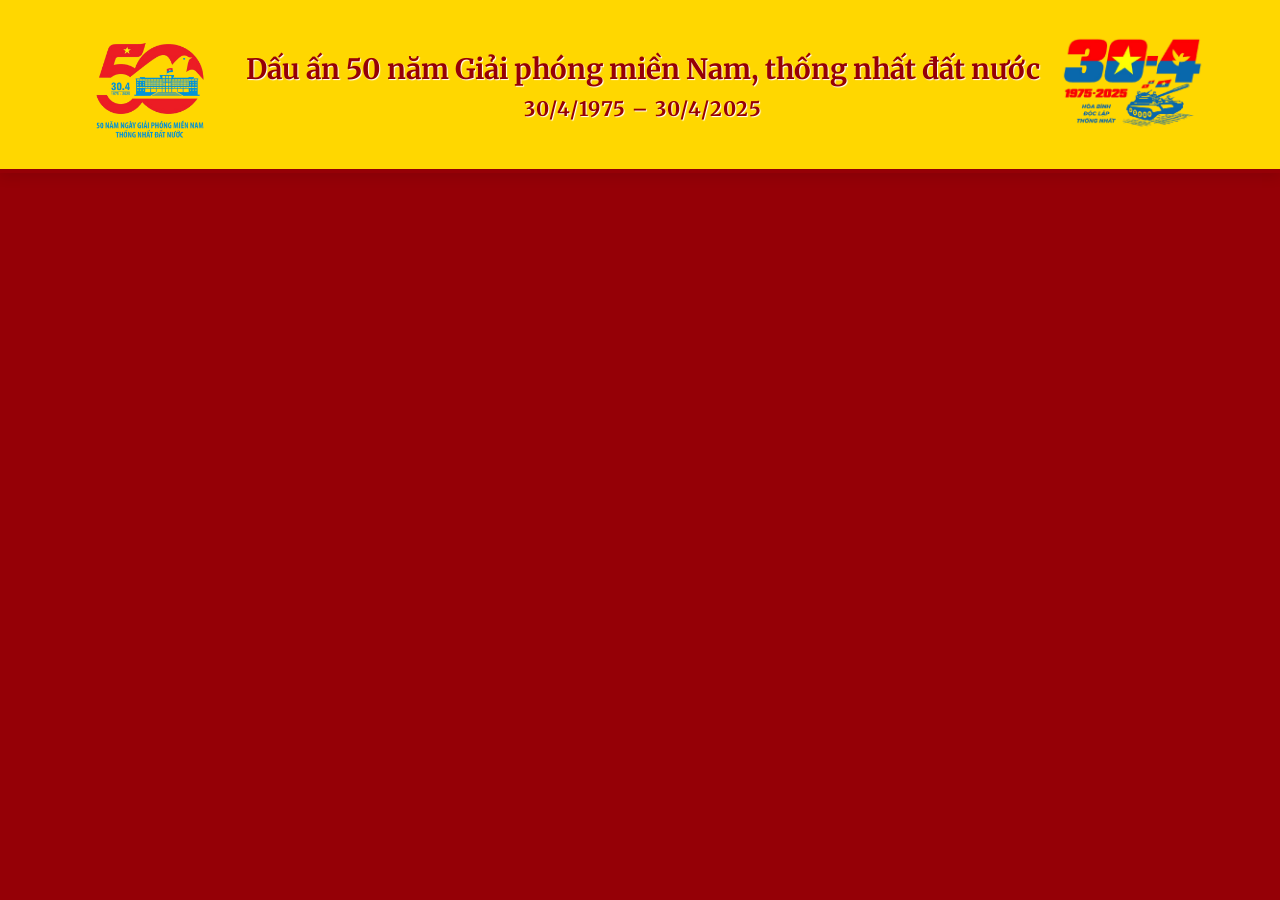
<file: components/header_50.html>
<!DOCTYPE html>
<html lang="vi">
<head>
  <meta charset="UTF-8">
  <meta name="viewport" content="width=device-width, initial-scale=1.0">
  <title>Header Trang</title>
  <link rel="stylesheet" href="../css/header_50.css">
  <link href="https://fonts.googleapis.com/css2?family=Merriweather:wght@700&display=swap" rel="stylesheet">
</head>
<body>
  <div class="header fade-in">
    <div class="header-container">
      <img src="../images/logo.png" class="logo" alt="Logo">
      <div class="text-section">
        <p class="cau">Dấu ấn 50 năm Giải phóng miền Nam, thống nhất đất nước</p>
        <p class="slogan">30/4/1975 – 30/4/2025</p>
      </div>
      <img src="../images/logo2.png" class="logo2" alt="Logo">
    </div>
  </div>
</body>
</html>
</file>
<file: css/start.css>
* {
    box-sizing: border-box;
    margin: 0;
    padding: 0;
}

html, body {
    width: 100%;
    height: 100%;
    font-family: Arial, sans-serif;
    overflow: hidden;
}

/* Container tổng */
.container {
    display: flex;
    width: 100vw;
    height: 100vh;
    background-color: #EE1D23;
    opacity: 0;
    animation: fadeIn 2s forwards;
}

/* Khu vực bên trái */
.left {
    width: 50%;
    height: 100%;
    display: flex;
    align-items: center;
    justify-content: center;
    background-color: #E41D12;
    overflow: hidden;
}

.left img {
    max-width: 100%;
    max-height: 100%;
    object-fit: contain;
    transition: transform 0.5s ease;
}

.left img:hover {
    transform: scale(1.1);
}

/* Khu vực bên phải */
.right {
    width: 50%;
    height: 100%;
    position: relative;
    background-color: #B71C1C;
    overflow: hidden;
}

/* Lưới ảnh bên phải */
.image-grid {
    position: absolute;
    top: 0;
    left: 0;
    width: 100%;
    height: 100%;
    display: grid;
    grid-template-columns: repeat(3, 1fr); /* 3 cột */
    grid-template-rows: repeat(3, 1fr);    /* 3 hàng */
    gap: 0;
    z-index: 1;
}

.image-grid img {
    width: 100%;
    height: 100%;
    object-fit: cover;
    opacity: 0;
    transform: scale(0.9);
    transition: opacity 1s ease, transform 1s ease;
}

/* Lớp phủ đen mờ */
.overlay {
    position: absolute;
    top: 0;
    left: 0;
    width: 100%;
    height: 100%;
    background-color: black;
    opacity: 0;
    transition: opacity 1s ease;
    z-index: 2;
}

/* Nội dung chữ nằm giữa ảnh */
.right-content {
    position: absolute;
    top: 50%;
    left: 50%;
    transform: translate(-50%, -50%);
    text-align: center;
    color: white;
    opacity: 0;
    transition: opacity 1s ease;
    z-index: 3;
}

.right-content h1 {
    font-size: 2vw;
    margin-bottom: 10px;
    width: 800px;
    line-height: 1.4;
}
.right-content h1 span.highlight {
    display: block;
    font-size: 1.5vw;
    font-weight: bold;
}

/* Nút bấm */
button {
    margin-top: 20px;
    padding: 1em 2em;
    font-size: 1.2vw;
    background-color: #ffeb3b;
    color: black;
    border: none;
    border-radius: 8px;
    cursor: pointer;
    transition: 0.3s ease;
}

button:hover {
    background-color: #fdd835;
    transform: scale(1.05);
}

/* Hiệu ứng fade-in container */
@keyframes fadeIn {
    to {
        opacity: 1;
    }
}
</file>
<file: css/choose.css>
/* Thiết lập nền và phông chữ chung */
body {
  background-color: #950006;
  font-family: Arial, sans-serif;
  margin: 0;
  padding: 0;
  color: white;
  opacity: 0;
  animation: fadeIn 2s forwards;
}

/* Hiệu ứng mờ dần */
@keyframes fadeIn {
  from { opacity: 0; }
  to { opacity: 1; }
}

/* Container căn giữa */
.container {
  display: flex;
  justify-content: center;
  align-items: center;
  padding: 20px;
  min-height: 100vh;
  box-sizing: border-box;
}

/* Wrapper chính */
.wrapper {
  text-align: center;
  width: 100%;
  max-width: 1200px;
}

/* Tiêu đề */
.heading {
  font-size: 2.2rem;
  margin-bottom: 30px;
  font-weight: bold;
}

/* Wrapper chi tiết (chia đôi) */
.wrapper-detail {
  display: flex;
  flex-wrap: wrap;
  justify-content: center;
  gap: 20px;
}

/* Mỗi phần detail */
.detail {
  flex: 1 1 45%;
  background-color: rgba(0, 0, 0, 0.5);
  border-radius: 10px;
  overflow: hidden;
  display: flex;
  flex-direction: column;
  max-width: 500px;
}

/* Hình ảnh */
.detail-image {
  width: 100%;
  height: 300px;
  object-fit: cover;
}

/* Thông tin trong detail */
.info {
  background: rgba(0, 0, 0, 0.6);
  padding: 20px;
  flex-grow: 1;
  display: flex;
  flex-direction: column;
  justify-content: space-between;
}

/* Tiêu đề phần info */
.title {
  font-size: 1.1rem;
  margin-bottom: 20px;
  line-height: 1.5;
}

/* Nút */
.exploreBtn {
  padding: 10px 20px;
  background-color: #f39c12;
  color: white;
  border: none;
  border-radius: 5px;
  cursor: pointer;
  font-size: 1rem;
  transition: background-color 0.3s ease;
}

.exploreBtn:hover {
  background-color: #e67e22;
}

/* Responsive cho thiết bị nhỏ hơn 768px */
@media (max-width: 768px) {
  .wrapper-detail {
    flex-direction: column;
    align-items: center;
  }

  .detail {
    width: 100%;
    max-width: 100%;
  }

  .heading {
    font-size: 1.8rem;
  }
}
</file>
<file: css/trang1.css>
body {
  margin: 0;
  font-family: 'Roboto', sans-serif;
  background-color: #950006;
  color: #fff;
}

.body {
  padding: 20px;
  max-width: 1200px;
  margin: auto;
}

/* Điều hướng chương */
.chapter-nav {
  display: flex;
  justify-content: center;
  flex-wrap: wrap;
  gap: 15px;
  margin: 30px 0;
}

.chapter {
  width: 120px;
  height: 120px;
  background-color: #888; /* Màu xám mặc định */
  color: white;
  border-radius: 50%;
  text-align: center;
  padding: 10px;
  box-shadow: 0 4px 10px rgba(0,0,0,0.3);
  display: flex;
  flex-direction: column;
  justify-content: center;
  font-size: 14px;
  font-weight: bold;
  transition: transform 0.3s, background-color 0.3s;
}

.chapter span {
  font-weight: normal;
  font-size: 12px;
  display: block;
  margin-top: 6px;
}

.chapter.current {
  background-color: #ffeb3b; /* Màu vàng cho chương hiện tại */
  color: black;
  transform: scale(1.05);
}

.chapter:hover {
  transform: scale(1.07);
  cursor: pointer;
}

/* Tiêu đề */
.text {
  font-size: 26px;
  text-align: center;
  font-weight: bold;
  margin-bottom: 20px;
}

.section-title {
  margin-top: 40px;
  font-size: 22px;
  text-align: center;
  font-weight: bold;
}

/* Video */
.video {
  display: flex;
  justify-content: center;
  margin: 20px 0;
}

.media {
  width: 100%;
  max-width: 800px;
  border-radius: 12px;
  box-shadow: 0 4px 10px rgba(0, 0, 0, 0.4);
}

/* Gallery Grid */
.gallery-grid {
  display: grid;
  grid-template-columns: repeat(auto-fit, minmax(300px, 1fr));
  gap: 24px;
  counter-reset: figureCounter;
}

figure {
  background-color: rgba(255, 255, 255, 0.08);
  padding: 15px;
  border-radius: 12px;
  box-shadow: 0 4px 12px rgba(0, 0, 0, 0.4);
  transition: transform 0.3s;
  position: relative;
  counter-increment: figureCounter;
}

figure::before {
  content: counter(figureCounter);
  position: absolute;
  top: 10px;
  left: 10px;
  background-color: #ffeb3b;
  color: #000;
  width: 30px;
  height: 30px;
  border-radius: 50%;
  font-weight: bold;
  display: flex;
  align-items: center;
  justify-content: center;
  font-size: 14px;
  box-shadow: 0 2px 5px rgba(0,0,0,0.3);
  z-index: 1;
}

figure:hover {
  transform: translateY(-5px);
}

.anh {
  width: 100%;
  height: 200px;
  object-fit: cover;
  border-radius: 10px;
  border: 4px solid #ffeb3b;
  box-shadow: 0 4px 10px rgba(0, 0, 0, 0.3);
}

figcaption {
  color: #F8FFBB;
  font-size: 15px;
  margin-top: 10px;
  line-height: 1.6;
  text-align: center;
}

/* Nút chuyển trang */
.btn-container {
  margin-top: 40px;
  display: flex;
  justify-content: flex-end;
}

button {
  padding: 12px 24px;
  font-size: 16px;
  background-color: #ffeb3b;
  color: black;
  border: none;
  border-radius: 10px;
  cursor: pointer;
  font-weight: bold;
  transition: background-color 0.3s, transform 0.3s;
}

button:hover {
  background-color: #fdd835;
  transform: scale(1.05);
}

/* Responsive */
@media (max-width: 600px) {
  .chapter {
    width: 100px;
    height: 100px;
    font-size: 12px;
  }

  .chapter span {
    font-size: 10px;
  }

  .text {
    font-size: 20px;
  }

  .section-title {
    font-size: 18px;
  }

  figcaption {
    font-size: 14px;
  }

  figure::before {
    width: 26px;
    height: 26px;
    font-size: 12px;
  }
}

/* Modal */
.modal {
  display: none;
  position: fixed;
  z-index: 999;
  padding-top: 60px;
  left: 0;
  top: 0;
  width: 100%;
  height: 100%;
  overflow: auto;
  background-color: rgba(0,0,0,0.9);
}

.modal-content {
  margin: auto;
  display: block;
  max-width: 90%;
  max-height: 80vh;
  border-radius: 10px;
  box-shadow: 0 0 10px #000;
}

.closeBtn {
  position: absolute;
  top: 30px;
  right: 40px;
  color: #fff;
  font-size: 40px;
  font-weight: bold;
  cursor: pointer;
}
#modalCaption {
  text-align: center; /* Canh giữa nội dung caption */
  padding: 10px; /* Thêm padding để không bị dính vào cạnh modal */
  font-size: 16px;
  color: #fff;
  max-width: 90%; /* Đảm bảo không quá rộng */
  margin: 0 auto; /* Căn giữa nếu cần */
}
#caption {
  text-align: center; /* Căn giữa nội dung */
  color: #fff;
  margin-top: 10px;
  font-size: 18px;
  width: 800px; /* Độ dài cố định */
  position: absolute; /* Đảm bảo caption được căn giữa trong modal */
  left: 50%; /* Căn trái phải giữa */
  transform: translateX(-50%); /* Di chuyển 50% về bên trái để căn giữa */
  bottom: 20px; /* Đặt khoảng cách từ dưới lên */
}

.section-heading {
  margin: 40px 20px 20px;
  padding: 15px 20px;
  background: linear-gradient(90deg, #ffeb3b 0%, #ffc107 100%);
  border-radius: 10px;
  box-shadow: 0 4px 12px rgba(0, 0, 0, 0.4);
  text-align: center;
  color: #000;
  font-size: 20px;
  font-weight: bold;
}

.section-heading2 {
  margin: 40px 200px 20px 200px;
  padding: 15px 20px;
  background: linear-gradient(90deg, #ffeb3b 0%, #ffc107 100%);
  border-radius: 10px;
  box-shadow: 0 4px 12px rgba(0, 0, 0, 0.4);
  text-align: center;
  color: #000;
  font-size: 20px;
  font-weight: bold;
}

.modal-nav {
  position: absolute;
  top: 50%;
  transform: translateY(-50%);
  font-size: 3rem; /* to make it more visible */
  color: white;
  background-color: rgba(0, 0, 0, 0.4);
  border: none;
  padding: 0.5rem 1rem;
  cursor: pointer;
  z-index: 1001;
  border-radius: 50%;
  transition: background-color 0.3s ease, transform 0.2s;
}
.modal-nav.disabled {
  opacity: 0.5;
  pointer-events: none;
}
.modal-nav:hover {
  background-color: rgba(0, 0, 0, 0.7);
  transform: translateY(-50%) scale(1.1);
}

.modal-prev {
  left: 10px;
}

.modal-next {
  right: 10px;
}

.closeBtn {
  position: absolute;
  top: 15px;
  right: 20px;
  font-size: 2rem;
  color: white;
  cursor: pointer;
  z-index: 1001;
  transition: color 0.2s ease;
}

.closeBtn:hover {
  color: #ff5e5e;
}



.tooltip-wrapper {
  position: relative;
  display: inline-block;
}

.tooltip-wrapper .tooltiptext {
  visibility: hidden;
  position: absolute;
  bottom: 100%;
  left: 50%;
  transform: translateX(-50%);
  background-color: #333;
  color: #fff;
  padding: 6px 10px;
  border-radius: 6px;
  font-size: 13px;
  white-space: nowrap;
  opacity: 0;
  transition: opacity 0.3s ease;
  z-index: 10;
}

.tooltip-wrapper:hover .tooltiptext {
  visibility: visible;
  opacity: 1;
}
</file>
<file: css/trang1_50.css>
body {
  margin: 0;
  font-family: 'Segoe UI', Tahoma, Geneva, Verdana, sans-serif;
  background-color: #950006;
  color: #fff;
}

/* Nội dung chính */
.body {
  padding: 20px;
  max-width: 1200px;
  margin: auto;
}

/* Tiêu đề */
.text {
  margin-top: 20px;
  color: white;
  font-size: 24px;
  text-align: center;
  font-weight: bold;
}

/* Tiêu đề phụ */
.section-title {
  margin-top: 30px;
  font-size: 22px;
  font-weight: bold;
  text-align: center;
}

/* Khối video và ảnh đầu trang */
.video {
  display: flex;
  justify-content: center;
  align-items: center;
  gap: 20px;
  margin-top: 20px;
  flex-wrap: wrap;
}

.media {
  height: 400px;
  width: auto;
  max-width: 100%;
  object-fit: cover;
  border-radius: 12px;
  box-shadow: 0 4px 10px rgba(0, 0, 0, 0.4);
  transition: transform 0.3s ease, box-shadow 0.3s ease;
}

.media:hover {
  transform: scale(1.03);
  box-shadow: 0 6px 16px rgba(0, 0, 0, 0.6);
}

/* Bộ sưu tập ảnh */
.gallery {
  display: flex;
  flex-direction: column;
  gap: 30px;
  align-items: center;
  margin-top: 30px;
}

.gallery figure {
  max-width: 800px;
  width: 100%;
  background-color: rgba(255, 255, 255, 0.08);
  padding: 15px;
  border-radius: 12px;
  box-shadow: 0 4px 12px rgba(0, 0, 0, 0.4);
  transition: transform 0.3s ease;
}

.gallery figure:hover {
  transform: translateY(-6px);
}

.anh {
  width: 100%;
  border-radius: 10px;
  border: 4px solid #ffeb3b;
  box-shadow: 0 4px 10px rgba(0, 0, 0, 0.3);
  transition: transform 0.3s ease, box-shadow 0.3s ease;
}

.anh:hover {
  transform: scale(1.02);
  box-shadow: 0 6px 16px rgba(0, 0, 0, 0.5);
}

/* Ghi chú dưới ảnh */
.gallery figcaption {
  color: #F8FFBB;
  font-size: 16px;
  margin-top: 10px;
  text-align: center;
  line-height: 1.6;
}

/* Nút */
.btn-container {
  display: flex;
  justify-content: center;
  margin-top: 40px;
}

button {
  padding: 12px 24px;
  font-size: 16px;
  background-color: #ffeb3b;
  color: black;
  border: none;
  border-radius: 10px;
  cursor: pointer;
  font-weight: bold;
  transition: background-color 0.3s, transform 0.3s ease;
}

button:hover {
  background-color: #fdd835;
  transform: scale(1.05);
}
.btn-container {
  margin-top: 40px;
}

.btn-container.right-align {
  display: flex;
  justify-content: flex-end;
}

/* Responsive */
@media (max-width: 768px) {
  .media {
    height: auto;
    width: 100%;
  }

  .text {
    font-size: 22px;
  }

  .section-title {
    font-size: 18px;
  }

  .gallery figcaption {
    font-size: 14px;
  }

  button {
    width: 100%;
    max-width: 300px;
  }
}
.chapter-nav {
  display: flex;
  justify-content: center;
  flex-wrap: wrap;
  gap: 15px;
  margin: 30px 0;
}

.chapter {
  width: 120px;
  height: 120px;
  background-color: #888; /* Màu xám mặc định */
  color: white;
  border-radius: 50%;
  text-align: center;
  padding: 10px;
  box-shadow: 0 4px 10px rgba(0,0,0,0.3);
  display: flex;
  flex-direction: column;
  justify-content: center;
  font-size: 14px;
  font-weight: bold;
  transition: transform 0.3s, background-color 0.3s;
}

.chapter span {
  font-weight: normal;
  font-size: 12px;
  display: block;
  margin-top: 6px;
}

.chapter.current {
  background-color: #ffeb3b; /* Màu vàng cho chương hiện tại */
  color: black;
  transform: scale(1.05);
}

.chapter:hover {
  transform: scale(1.07);
  cursor: pointer;
}

/* Responsive cho các thiết bị nhỏ */
@media (max-width: 600px) {
  .chapter {
    width: 90px;
    height: 90px;
    font-size: 12px;
  }

  .chapter span {
    font-size: 10px;
  }
}
</file>
<file: css/trang2.css>
body {
  margin: 0;
  font-family: 'Roboto', sans-serif;
  background-color: #950006;
  color: #fff;
}

.container {
  max-width: 1200px;
  padding: 20px;
  margin: auto;
}

/* Chapter Navigation */
.chapter-nav {
  display: flex;
  justify-content: center;
  gap: 15px;
  flex-wrap: wrap;
  margin: 30px 0;
}

.chapter {
  width: 120px;
  height: 120px;
  background: #888;
  border-radius: 50%;
  text-align: center;
  padding: 10px;
  font-weight: bold;
  display: flex;
  flex-direction: column;
  justify-content: center;
  transition: 0.3s;
  cursor: pointer;
}

.chapter span {
  font-weight: normal;
  font-size: 12px;
  margin-top: 6px;
}

.chapter.current {
  background: #ffeb3b;
  color: #000;
  transform: scale(1.05);
}

.chapter:hover {
  transform: scale(1.07);
}

/* Section Title */
.section-heading {
  text-align: center;
  font-size: 20px;
  font-weight: bold;
  background: linear-gradient(90deg, #ffeb3b, #ffc107);
  color: #000;
  padding: 15px;
  margin: 40px 0 20px;
  border-radius: 10px;
  box-shadow: 0 4px 12px rgba(0,0,0,0.4);
}

/* Year Selector */
.year-selector {
  text-align: center;
  margin-bottom: 30px;
}

.year-selector label {
  margin: 0 10px;
  cursor: pointer;
}

.year-selector input[type="radio"] {
  display: none;
}

.year-selector span {
  display: inline-block;
  padding: 10px 20px;
  background: #ccc;
  color: #000;
  font-weight: bold;
  border-radius: 25px;
  transition: 0.3s;
  box-shadow: 0 2px 6px rgba(0,0,0,0.2);
}

.year-selector input[type="radio"]:checked + span {
  background: #ffeb3b;
  transform: scale(1.05);
}
/* Wrapper cho các card */
.wrapper {
  display: flex;
  justify-content: space-between; /* Tách các card ra đều */
  gap: 20px; /* Khoảng cách giữa các card */
  flex-wrap: wrap; /* Cho phép các card xuống dòng khi không đủ không gian */
  padding: 20px;
  box-sizing: border-box;
}
/* Cards */
.card {
  background: linear-gradient(145deg, #a00000, #7a0000);
  color: #fff;
  padding: 20px;
  margin: 20px auto;
  max-width: 400px; 
  border-radius: 12px;
  box-shadow: 0 4px 15px rgba(0,0,0,0.3);
  text-align: center;
  transition: transform 0.3s;
  display: inline-block; 
  vertical-align: top;
  width: calc(33% - 40px);
  box-sizing: border-box;
  border: 2px solid #F8FFBB;
  overflow: hidden; /* Ngăn nội dung tràn ra ngoài */
  position: relative; /* Để sử dụng z-index nếu cần */
}

.card:hover {
  transform: scale(1.05);
}

.card img {
  width: 100%;
  height: 200px;
  object-fit: cover;
  border-radius: 10px;
  margin-bottom: 15px;
  border: 3px solid #fff;
  display: block;
  z-index: 1;
  position: relative;
}

.card-title {
  font-size: 20px;
  height: auto; /* Không ép chiều cao nếu không cần */
  min-height: 60px; /* Đảm bảo có khoảng hiển thị tiêu đề */
  margin-bottom: 10px;
  font-family: 'Playfair Display', serif;
  color: #ffeb3b;
  z-index: 2;
  position: relative;
}



.btn {
  padding: 12px 20px;
  background: #ffeb3b;
  color: #950006;
  font-weight: bold;
  border: none;
  border-radius: 25px;
  cursor: pointer;
  transition: 0.3s;
}

.btn:hover {
  background: #ffe000;
  transform: scale(1.05);
}


/* Modal */
.modal {
  display: none; /* Ẩn mặc định */
  position: fixed;
  z-index: 1000;
  left: 0;
  top: 0;
  width: 100%;
  height: 100%;
  overflow: auto;
  background-color: rgba(0,0,0,0.4); /* overlay mờ */
}

.modal-box {
  background: #f9f4ef;
  color: #333;
  margin: 5% auto;
  padding: 25px 30px;
  border-radius: 12px;
  max-width: 700px;
  position: relative;
  z-index: 1001;
  animation: scaleUp 0.3s ease;
  box-shadow: 0 6px 20px rgba(0,0,0,0.5);
}

.modal-title {
  font-family: Arial, sans-serif;
  font-size: 26px;
  text-align: center;
  color: #950006;
  margin-bottom: 20px;
}

.modal-overlay {
  position: absolute;
  width: 100%;
  height: 100%;
  top: 0; left: 0;
}


.close-btn {
  position: absolute;
  top: 15px;
  right: 20px;
  font-size: 28px;
  cursor: pointer;
  color: #950006;
  font-weight: bold;
  transition: 0.3s;
}

.close-btn:hover {
  color: #c00000;
  transform: scale(1.1);
}
/* Nút chuyển trang */
.btn-container {
  margin: 40px 40px 40px 0; 
  margin-top: 40px;
  display: flex;
  justify-content: flex-end;
  
}

button {
  padding: 12px 24px;
  font-size: 16px;
  background-color: #ffeb3b;
  color: black;
  border: none;
  border-radius: 10px;
  cursor: pointer;
  font-weight: bold;
  transition: background-color 0.3s, transform 0.3s;
}

button:hover {
  background-color: #fdd835;
  transform: scale(1.05);
}

.modal-image {
  width: 100%;
  height: fit-content;
  border-radius: 10px;
  border: 2px solid #950006;
}

.modal-text p {
  font-size: 16px;
  line-height: 1.7;
  margin-bottom: 10px;
  color: #222;
}
.chiTiet{
  font-size: 14px;
  line-height: 1.4;
  font-style: italic;
  margin-bottom: 10px;
  color: #5B6364;
}
.text{
  text-align: center;
  color: #5B6364;
}
/* Animations */
@keyframes scaleUp {
  from {
    transform: scale(0.8);
    opacity: 0;
  }
  to {
    transform: scale(1);
    opacity: 1;
  }
}
@media (min-width: 768px) {
  .card {
    width: calc(33% - 40px); /* 3 thẻ trên cùng một hàng trên các màn hình lớn */
  }
}
@media (max-width: 767px) {
  .card {
    width: calc(50% - 40px); /* 2 thẻ trên cùng một hàng trên màn hình nhỏ */
  }
}
@media (max-width: 480px) {
  .card {
    width: calc(100% - 40px); /* 1 thẻ trên mỗi hàng trên các màn hình nhỏ nhất */
  }
}
</file>
<file: css/trang3.css>
body {
    margin: 0;
    font-family: 'Roboto', sans-serif;
    background-color: #950006;
    color: #fff;
    font-size: 15px; /* cỡ chữ cơ bản đồng đều */
  }
  
  .body {
    padding: 24px;
    max-width: 960px; /* thu hẹp một chút để gọn hơn */
    margin: auto;
  }
  
  .title {
    font-size: 25px;
    font-weight: bold;
    text-align: center;
    margin-bottom: 20px;
    font-family: 'Arial', serif;
    color: #950006;
  }
  
  .post-container {
    background-color: #fffdf2;
    padding: 24px;
    border-radius: 10px;
    box-shadow: 0 0 12px rgba(255, 255, 255, 0.1);
    margin-bottom: 36px;
    color: #950006;
    line-height: 1.65;
  }
  
  .post-container p {
    font-size: 15px;
    color: #950006;
    margin-bottom: 12px;
  }
  
  .tieuDe {
    font-size: 18px;
    font-weight: bold;
    margin-top: 30px;
    color: #ffd54f;
  }
  
  .so {
    font-size: 16px;
    font-weight: bold;
    margin-top: 20px;
    color: #fff9c4;
  }
  
  .chapter-nav {
    display: flex;
    justify-content: center;
    gap: 15px;
    flex-wrap: wrap;
    margin: 30px 0;
  }
  
  .chapter {
    width: 120px;
    height: 120px;
    background: #888;
    border-radius: 50%;
    text-align: center;
    padding: 10px;
    font-weight: bold;
    display: flex;
    flex-direction: column;
    justify-content: center;
    transition: 0.3s;
    cursor: pointer;
  }
  
  .chapter span {
    font-weight: normal;
    font-size: 12px;
    margin-top: 6px;
  }
  
  .chapter.current {
    background: #ffeb3b;
    color: #000;
    transform: scale(1.05);
  }
  
  .chapter:hover {
    transform: scale(1.07);
  }
  
  .image {
    margin: 25px auto;
    text-align: center;
    max-width: 100%;
  }
  
  .image img {
    max-width: 80%; /* ảnh nhỏ hơn chút */
    height: auto;
    border-radius: 10px;
    box-shadow: 0 3px 10px rgba(0,0,0,0.4);
  }
  
  .image p {
    margin-top: 6px;
    font-size: 13px;
    color: #5d2b1a; 
    font-style: italic;
  }
  
  .btn-container {
    margin-top: 30px;
    display: flex;
    justify-content: flex-end;
  }
  
  button {
    padding: 10px 22px;
    font-size: 14px;
    background-color: #ffeb3b;
    color: black;
    border: none;
    border-radius: 8px;
    font-weight: bold;
    cursor: pointer;
    transition: background-color 0.3s, transform 0.3s;
  }
  
  button:hover {
    background-color: #fdd835;
    transform: scale(1.05);
  }
  
  /* Văn bản chung */
  .text,
  .body > p {
    line-height: 1.6;
    font-size: 15px;
    margin-bottom: 14px;
    color: #fff;
  }
  
  /* Responsive */
  @media (max-width: 768px) {
    .body {
      padding: 16px;
    }
  
    .chapter {
      width: 90px;
      height: 90px;
      font-size: 11px;
    }
  
    .chapter span {
      font-size: 9px;
    }
  
    .title {
      font-size: 20px;
    }
  
    .tieuDe {
      font-size: 16px;
    }
  
    .so {
      font-size: 14px;
    }
  
    button {
      font-size: 13px;
      padding: 8px 16px;
    }
  
    .image img {
      max-width: 95%; /* rộng hơn chút trên mobile */
    }
  }
</file>
<file: css/trang4.css>
body {
  margin: 0;
  font-family: 'Merriweather', serif;
  background-color: #950006;
  color: #fff;
  height: 100vh;
  overflow: hidden;
  display: flex;
  flex-direction: column;
  align-items: center;
  justify-content: flex-start;
}

.chapter-title {
  text-align: center;
  margin-top: 20px;
}

.title {
  font-family: 'Playfair Display', serif;
  font-size: 28px;
  font-weight: bold;
  color: #FFEB3B;
  margin: 5px 0;
}

.text-section {
  max-width: 900px;
  text-align: center;
  padding: 20px;
  opacity: 0;
  transition: opacity 1s ease-in-out;
  display: flex;
  flex-direction: column;
  align-items: center;
  justify-content: space-evenly;
  height: calc(100vh - 120px);
  box-sizing: border-box;
}

.text-section.show {
  opacity: 1;
}

.text {
  font-size: 1.4rem;
  color: #F8FFBB;
  line-height: 1.6;
  margin-bottom: 20px;
}

.continue-btn {
  padding: 10px 22px;
  font-size: 16px;
  font-weight: bold;
  background-color: #ffeb3b;
  color: black;
  border: none;
  border-radius: 5px;
  cursor: pointer;
  transition: opacity 0.5s;
}

.transition-wrapper {
  display: none;
  flex-direction: column;
  align-items: center;
  justify-content: space-evenly;
  text-align: center;
  position: fixed;
  top: 0;
  left: 0;
  height: 100vh;
  width: 100vw;
  overflow-y: auto;
  background-color: #950006;
  padding: 20px;
  box-sizing: border-box;
  opacity: 0;
  transition: opacity 1s ease-in-out;
  z-index: 10;
}

.transition-wrapper.show {
  opacity: 1;
}

.transition-text {
  font-size: 1.4rem;
  color: #F8FFBB;
  max-width: 800px;
  padding: 0 20px;
}

.video-wrapper {
  width: 100%;
  max-width: 750px; /* khớp với width của iframe */
  margin: 0 auto;
  text-align: center;
}

.video-wrapper iframe {
  display: block;
  margin: 0 auto;
}
.media {
  width: 100%;
  height: auto;
  max-height: 280px;
  border-radius: 10px;
}

#after-video-btn {
  margin-top: 20px;
  visibility: hidden;
  opacity: 0;
  transition: opacity 0.5s ease-in-out;
  background-color: #ffeb3b;
  color: black;
  padding: 12px 24px;
  font-size: 18px;
  font-weight: bold;
  border: none;
  border-radius: 5px;
  cursor: pointer;
}

#after-video-btn.show {
  visibility: visible;
  opacity: 1;
}

.inspirational-text {
  margin-top: 20px;
  font-size: 1.1rem;
  line-height: 1.6;
  color: #fff;
  max-width: 800px;
  text-align: justify;
  opacity: 0;
  transition: opacity 2s ease-in;
}

.inspirational-text.show {
  opacity: 1;
}

.quote-author {
  text-align: right;
  font-weight: 500;
  margin-top: 10px;
  font-style: italic;
  color: #FFEB3B;
}

/* Responsive */
@media (max-width: 768px) {
  .title {
    font-size: 24px;
  }
  .text, .transition-text {
    font-size: 16px;
  }
  .continue-btn {
    font-size: 14px;
  }
}

@media (max-width: 480px) {
  .title {
    font-size: 20px;
  }
  .text, .transition-text {
    font-size: 14px;
  }
  .media {
    max-height: 200px;
  }
}
</file>
<file: css/trang5.css>
body {
    margin: 0;
    font-family: 'Roboto', sans-serif;
    background-color: #950006;
    color: #fff;
  }
  
  .body {
    padding: 20px;
    max-width: 1200px;
    margin: auto;
  }body {
    margin: 0;
    background-color: #950006;
    color: #fff;
    font-family: 'Roboto', sans-serif;
    overflow-x: hidden;
    position: relative;
  }
  
  .gallery {
    display: grid;
    grid-template-columns: repeat(5, 1fr);
    gap: 20px;
    padding: 40px;
    transition: opacity 2s ease;
    z-index: 1;
  }
  
  .gallery-img {
    width: 100%;
    aspect-ratio: 1 / 1;
    object-fit: cover;
    border-radius: 16px;
    opacity: 0;
    transform: scale(0.9);
    transition: opacity 0.6s ease, transform 0.6s ease;
  }
  
  .gallery-img.show {
    opacity: 1;
    transform: scale(1);
  }
  
  /* Làm mờ ảnh nhưng vẫn giữ lại trên màn hình */
  .gallery.blur {
    opacity: 0.2;
    filter: blur(2px);
  }
  
  /* Container bao toàn bộ thông điệp + nút */
  .gratitude-container {
    position: absolute;
    top: 40%; /* Điều chỉnh lại vị trí của container */
    left: 50%;
    transform: translate(-50%, -40%); /* Đẩy container lên gần giữa */
    width: 80%;
    max-width: 800px;
    text-align: center;
    z-index: 2;
    visibility: hidden;
    opacity: 0;
    transition: opacity 2s ease, visibility 2s ease;
  }
  
  .gratitude-container.fade-in {
    visibility: visible;
    opacity: 1;
  }
  
  .gratitude-message {
    font-size: 1.4rem;
    line-height: 1.8;
    background-color: rgba(0, 0, 0, 0.6);
    border-radius: 12px;
    padding: 20px;
    margin-bottom: 40px; /* Giữ khoảng cách với nút kết thúc */
  }
  
  /* Nút kết thúc */
  #endButtonContainer {
    position: absolute;
    bottom: 20px; /* Đặt vị trí của nút cách dưới cùng 20px */
    left: 50%;
    transform: translateX(-50%);
    opacity: 0; /* Nút ẩn khi chưa đến thời gian */
    transition: opacity 2s ease; /* Hiệu ứng hiện dần */
    z-index: 2;
  }
  
  #endButton {
    background-color: yellow;
    color: black;
    padding: 12px 24px;
    font-size: 18px;
    border: none;
    border-radius: 8px;
    cursor: pointer;
  }
</file>
<file: css/trang5_50.css>
body {
  margin: 0;
  font-family: 'Roboto', sans-serif;
  background-color: #950006;
  color: #fff;
}

.body {
  padding: 20px;
  max-width: 1200px;
  margin: auto;
}

.video-wrapper {
  text-align: center;
  margin-top: 20px;
}

.media {
  height: 400px;
  width: auto;
  max-width: 100%;
  object-fit: cover;
  border-radius: 12px;
  box-shadow: 0 4px 10px rgba(0, 0, 0, 0.4);
  transition: transform 0.3s ease, box-shadow 0.3s ease;
}

.video-caption {
  text-align: center;
  margin-top: 15px;
  font-size: 1.25rem;
  color: #F8FFBB;
}
.video-caption2 {
  text-align: center;
  margin-top: 15px;
  font-size: 1.4rem;
  color: #F8FFBB;
}
.btn-container {
  display: flex;
  justify-content: center;
  margin-top: 40px;
}
.btn-container.right-align {
  justify-content: flex-end;
  margin-right: 30px;
  margin-bottom: 30px;
}

.message {
  display: flex;
  flex-direction: column;
  justify-content: center;
  align-items: center;
  text-align: center;
  padding: 20px;
  color: #F8FFBB;
  font-size: 1.2rem;
  line-height: 1.6;
  border-radius: 12px;
  max-width: 90%;
  margin: 20px auto;
  opacity: 0;
  transition: opacity 1s ease;
}

.btn-container {
  display: flex;
  justify-content: center;
  margin-top: 40px;
}

button {
  padding: 12px 24px;
  font-size: 16px;
  background-color: #fdd835;
  color: black;
  border: none;
  border-radius: 10px;
  cursor: pointer;
  font-weight: bold;
  transition: background-color 0.3s, transform 0.3s ease;
}

button:hover {
  background-color: #fdd835;
  transform: scale(1.05);
}

.btn-container.right-align {
  justify-content: flex-end;
}

.fade {
  opacity: 1;
  transition: opacity 0.8s ease;
}

.fade-out {
  opacity: 0;
}

.fade-in {
  animation: fadeIn 1s ease forwards;
}

@keyframes fadeIn {
  from { opacity: 0; }
  to { opacity: 1; }
}

.transition-text {
  font-size: 1.4rem;
  color: #F8FFBB;
  text-align: center;
  margin: 50px auto;
  max-width: 90%;
  opacity: 0;
}
.video-section {
  padding: 40px 20px;
  background-color: #950006;
  color: #F8FFBB;
  max-width: 1200px;
  margin: auto;
  border-radius: 12px;
  box-shadow: 0 0 20px rgba(0, 0, 0, 0.3);
}

.video-container {
  display: flex;
  flex-direction: column;
  align-items: center;
}

.responsive-video {
  position: relative;
  width: 100%;
  max-width: 800px;
  padding-bottom: 56.25%; /* 16:9 ratio */
  height: 0;
  border-radius: 12px;
  overflow: hidden;
  box-shadow: 0 6px 15px rgba(0, 0, 0, 0.5);
}

.responsive-video iframe {
  position: absolute;
  top: 0;
  left: 0;
  width: 100%;
  height: 100%;
}

.video-text {
  margin-top: 25px;
  text-align: center;
  padding: 0 15px;
}

.video-caption {
  font-size: 1.3rem;
  font-weight: 500;
  margin-bottom: 15px;
}

.video-caption2 {
  font-size: 1.15rem;
  line-height: 1.6;
  font-style: italic;
  color: #fff6cc;
}

.btn-container.right-align {
  width: 100%;
  display: flex;
  justify-content: flex-end;
  margin-top: 30px;
}
</file>
<file: css/trang6_50.css>
body {
  margin: 0;
  background-color: #950006;
  color: #fff;
  font-family: 'Roboto', sans-serif;
  overflow-x: hidden;
  position: relative;
}

.gallery {
  display: grid;
  grid-template-columns: repeat(5, 1fr);
  gap: 20px;
  padding: 40px;
  transition: opacity 2s ease;
  z-index: 1;
}

.gallery-img {
  width: 100%;
  aspect-ratio: 1 / 1;
  object-fit: cover;
  border-radius: 16px;
  opacity: 0;
  transform: scale(0.9);
  transition: opacity 0.6s ease, transform 0.6s ease;
}

.gallery-img.show {
  opacity: 1;
  transform: scale(1);
}

/* Làm mờ ảnh nhưng vẫn giữ lại trên màn hình */
.gallery.blur {
  opacity: 0.2;
  filter: blur(2px);
}

/* Container bao toàn bộ thông điệp + nút */
.gratitude-container {
  position: absolute;
  top: 40%; /* Điều chỉnh lại vị trí của container */
  left: 50%;
  transform: translate(-50%, -40%); /* Đẩy container lên gần giữa */
  width: 80%;
  max-width: 800px;
  text-align: center;
  z-index: 2;
  visibility: hidden;
  opacity: 0;
  transition: opacity 2s ease, visibility 2s ease;
}

.gratitude-container.fade-in {
  visibility: visible;
  opacity: 1;
}

.gratitude-message {
  font-size: 1.4rem;
  line-height: 1.8;
  background-color: rgba(0, 0, 0, 0.6);
  border-radius: 12px;
  padding: 20px;
  margin-bottom: 40px; /* Giữ khoảng cách với nút kết thúc */
}

/* Nút kết thúc */
#endButtonContainer {
  position: absolute;
  bottom: 20px; /* Đặt vị trí của nút cách dưới cùng 20px */
  left: 50%;
  transform: translateX(-50%);
  opacity: 0; /* Nút ẩn khi chưa đến thời gian */
  transition: opacity 2s ease; /* Hiệu ứng hiện dần */
  z-index: 2;
}

#endButton {
  background-color: yellow;
  color: black;
  padding: 12px 24px;
  font-size: 18px;
  border: none;
  border-radius: 8px;
  cursor: pointer;
}
</file>
<file: css/header_1.css>
* {
  box-sizing: border-box;
  margin: 0;
  padding: 0;
}

body {
  font-family: 'Merriweather', serif;
  background-color: #950006;
  color: white;
}

/* Header nền vàng + hoa văn */
.header {
  background-color: #FFD700;
  width: 100%;
  padding: 20px 0;
  box-shadow: 0 4px 12px rgba(0, 0, 0, 0.1);
  position: relative;
  z-index: 1;
  background-repeat: no-repeat;
  background-position: bottom;
}

.header-container {
  max-width: 1200px;
  margin: 0 auto;
  padding: 0 20px;
  display: flex;
  align-items: center;
  gap: 20px;
  flex-wrap: wrap;
  justify-content: center;
  text-align: center;
}

.logo {
  width: 120px;
  height: auto;
}
.logo2{
  width: 150px;
  height: auto;
}
.text-section {
  display: flex;
  flex-direction: column;
  justify-content: center;
  align-items: center;
}

.cau {
  font-size: 28px;
  font-weight: 700;
  color: #950006;
  line-height: 1.5;
  text-align: center;
  text-shadow: 1px 1px 1px #fff;
}

.slogan {
  font-size: 20px;
  font-weight: 700;
  color: #950006;
  margin-top: 6px;
  letter-spacing: 1px;
  text-align: center;
  text-shadow: 1px 1px 1px #fff;
}

.subline {
  font-size: 16px;
  font-style: italic;
  color: #550000;
  margin-top: 4px;
  text-align: center;
}

/* Badge góc phải */
.badge {
  position: absolute;
  top: 12px;
  right: 20px;
  background-color: #950006;
  color: #fff;
  padding: 6px 12px;
  font-size: 14px;
  font-weight: bold;
  border-radius: 8px;
  box-shadow: 0 0 4px #fff;
}

/* Hiệu ứng mờ dần */
.fade-in {
  animation: fadeIn 1.2s ease-in-out;
}

@keyframes fadeIn {
  from { opacity: 0; transform: translateY(-10px); }
  to { opacity: 1; transform: translateY(0); }
}

/* Responsive */
@media (max-width: 768px) {
  .header-container {
    flex-direction: column;
  }

  .logo {
    width: 80px;
  }

  .cau {
    font-size: 20px;
  }

  .slogan {
    font-size: 16px;
  }

  .subline {
    font-size: 14px;
  }

  .badge {
    font-size: 12px;
    padding: 4px 10px;
  }
}
</file>
<file: css/header_50.css>
* {
  box-sizing: border-box;
  margin: 0;
  padding: 0;
}
body {
  font-family: 'Merriweather', serif;
  background-color: #950006;
  color: white;
}

.header {
  background-color: #FFD700; /* Vàng đậm */
  width: 100%;
  padding: 20px 0;
  box-shadow: 0 4px 12px rgba(0, 0, 0, 0.1);
  border-bottom: 4px solid #950006; /* Viền đỏ tạo điểm nhấn */
  position: relative;
  z-index: 1;
}

.header-container {
  max-width: 1200px;
  margin: 0 auto;
  padding: 0 20px;
  display: flex;
  align-items: center;
  gap: 20px;
  flex-wrap: wrap;
  justify-content: center;
  text-align: center;
}

.logo {
  width: 150px;
  height: auto;
}
.logo2 {
  width: 145px;
  height: auto;
}

.text-section {
  display: flex;
  flex-direction: column;
  justify-content: center;
  align-items: center;
}

.cau {
  font-size: 28px;
  font-weight: 700;
  color: #950006;
  line-height: 1.5;
  text-align: center;
  text-shadow: 1px 1px 1px #fff;
}



.slogan {
  font-size: 20px;
  font-weight: 700;
  color: #950006;
  margin-top: 6px;
  letter-spacing: 1px;
  text-align: center;
  text-shadow: 1px 1px 1px #fff;
}
/* Hiệu ứng mờ dần */
.fade-in {
  animation: fadeIn 1.2s ease-in-out;
}

@keyframes fadeIn {
  from { opacity: 0; transform: translateY(-10px); }
  to { opacity: 1; transform: translateY(0); }
}

@media (max-width: 768px) {
  .header-container {
    flex-direction: column;
  }

  .logo {
    width: 80px;
  }

  .cau {
    font-size: 20px;
  }

  .slogan {
    font-size: 16px;
  }
}
</file>
